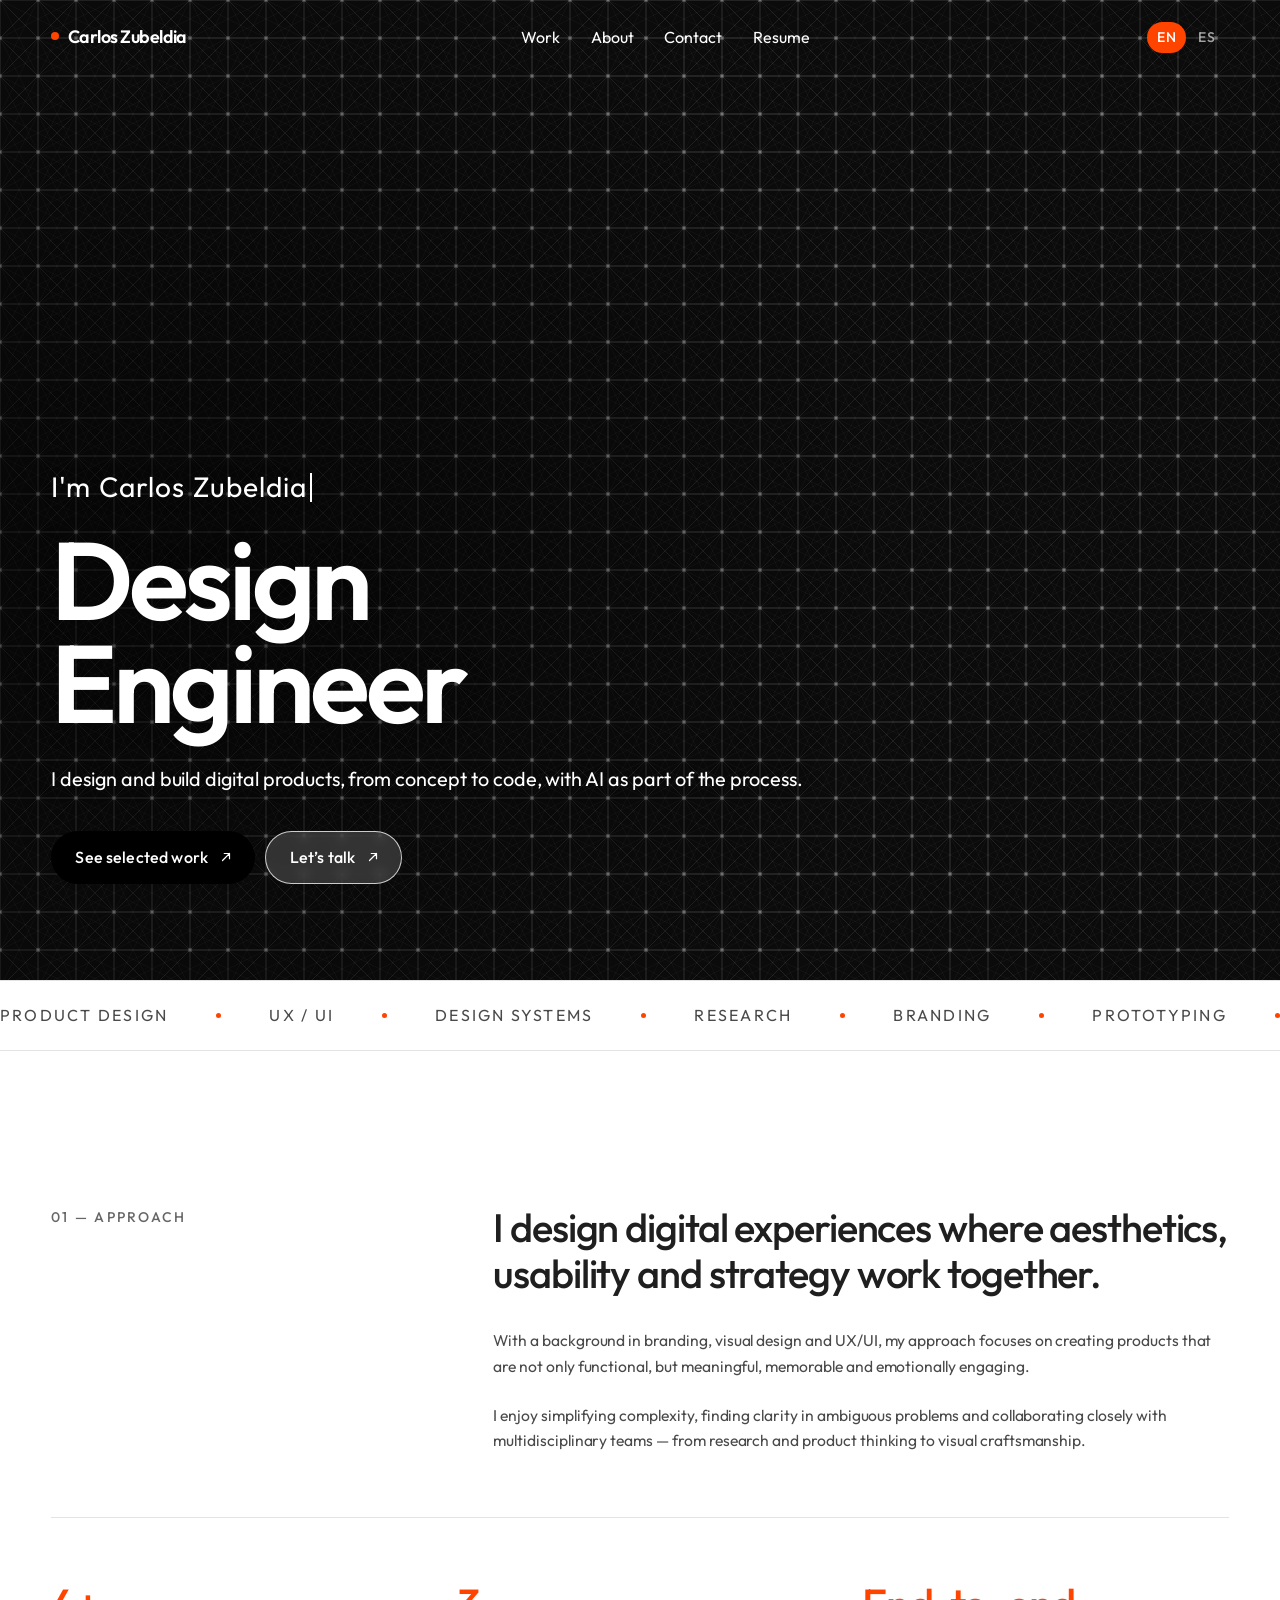
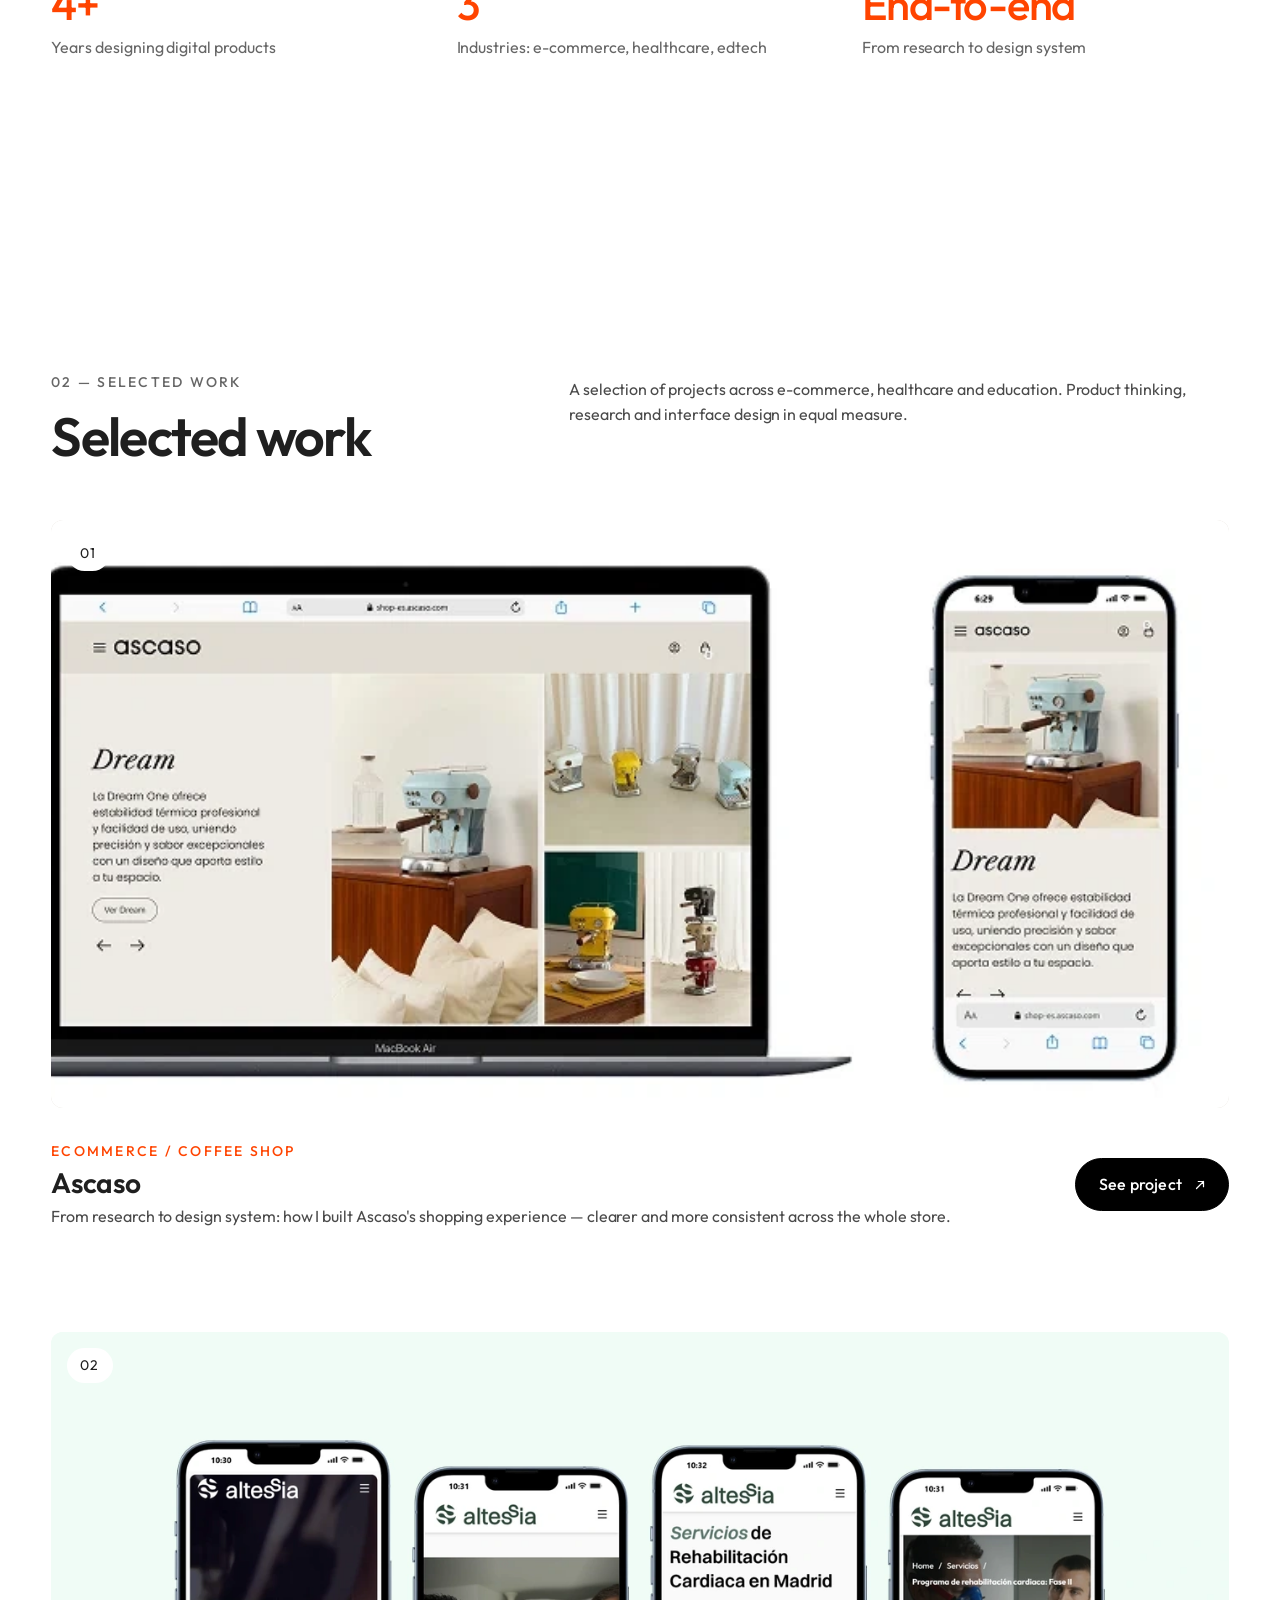
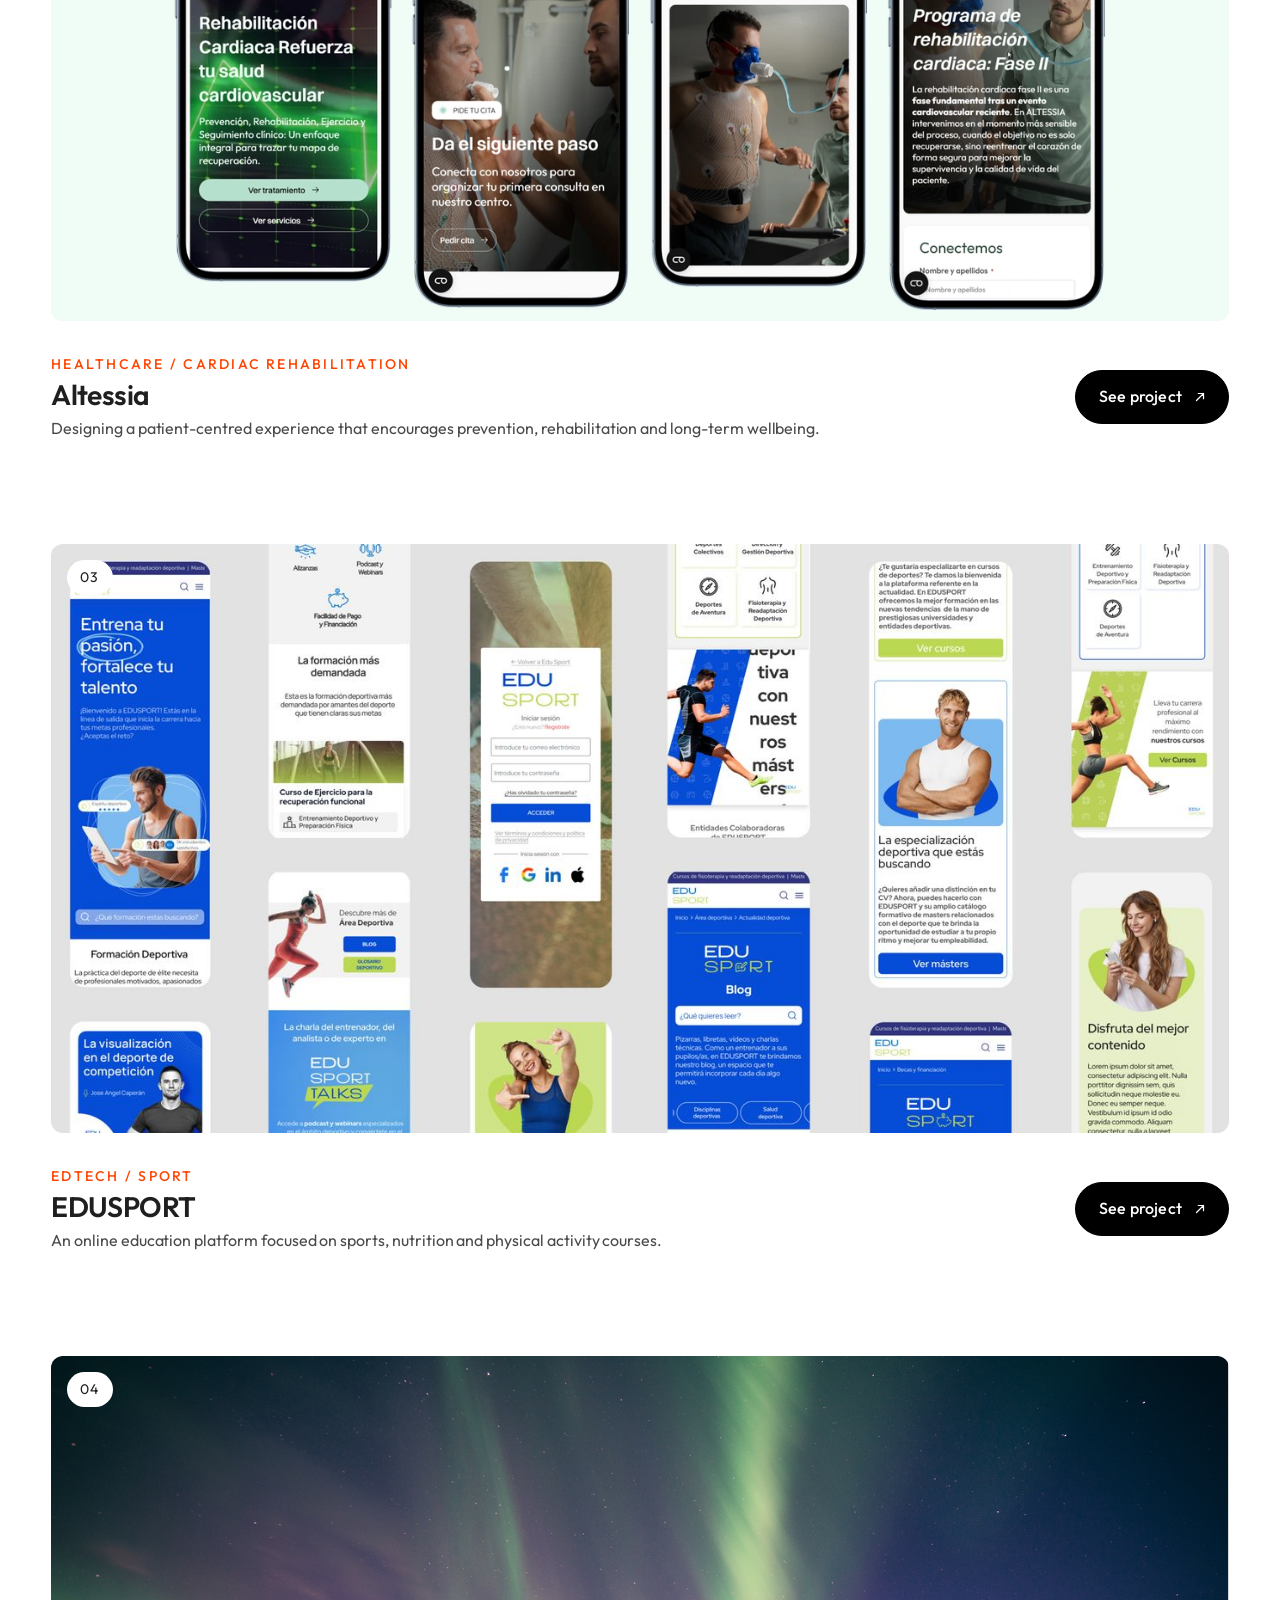
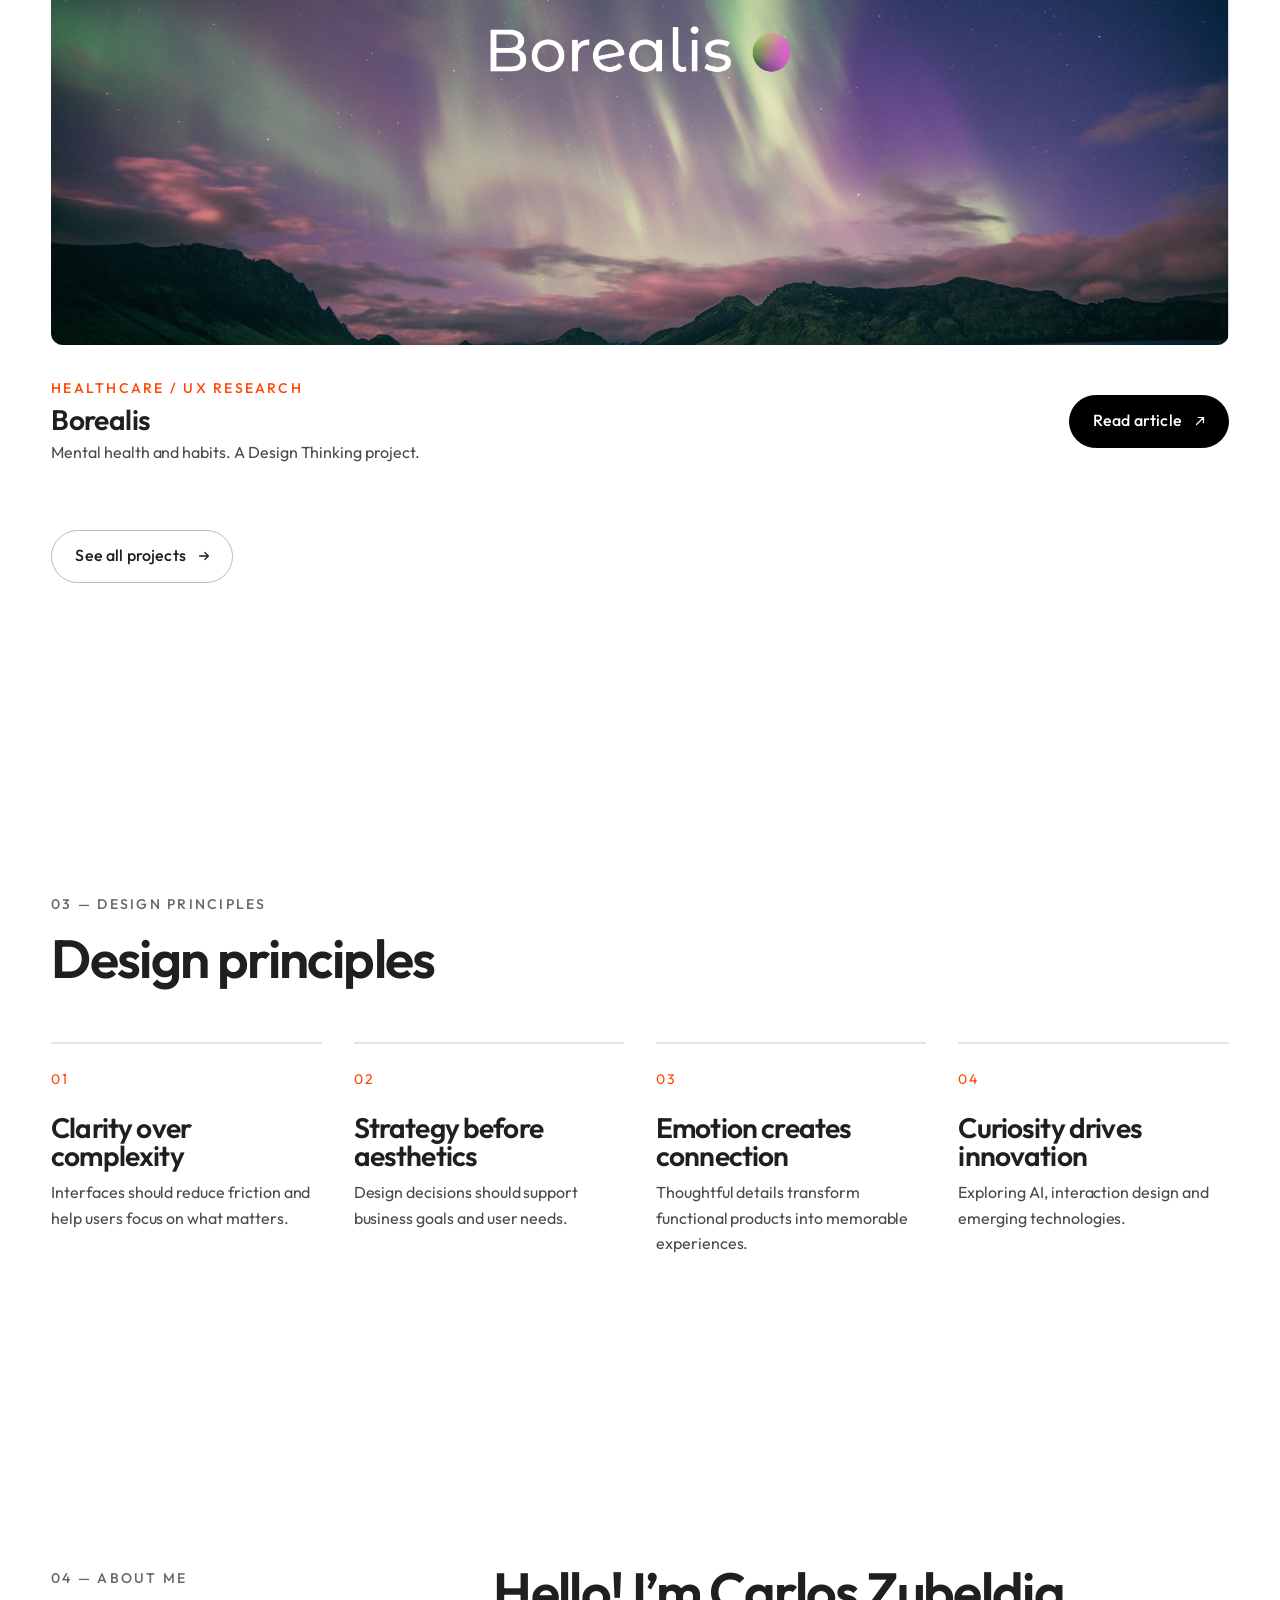
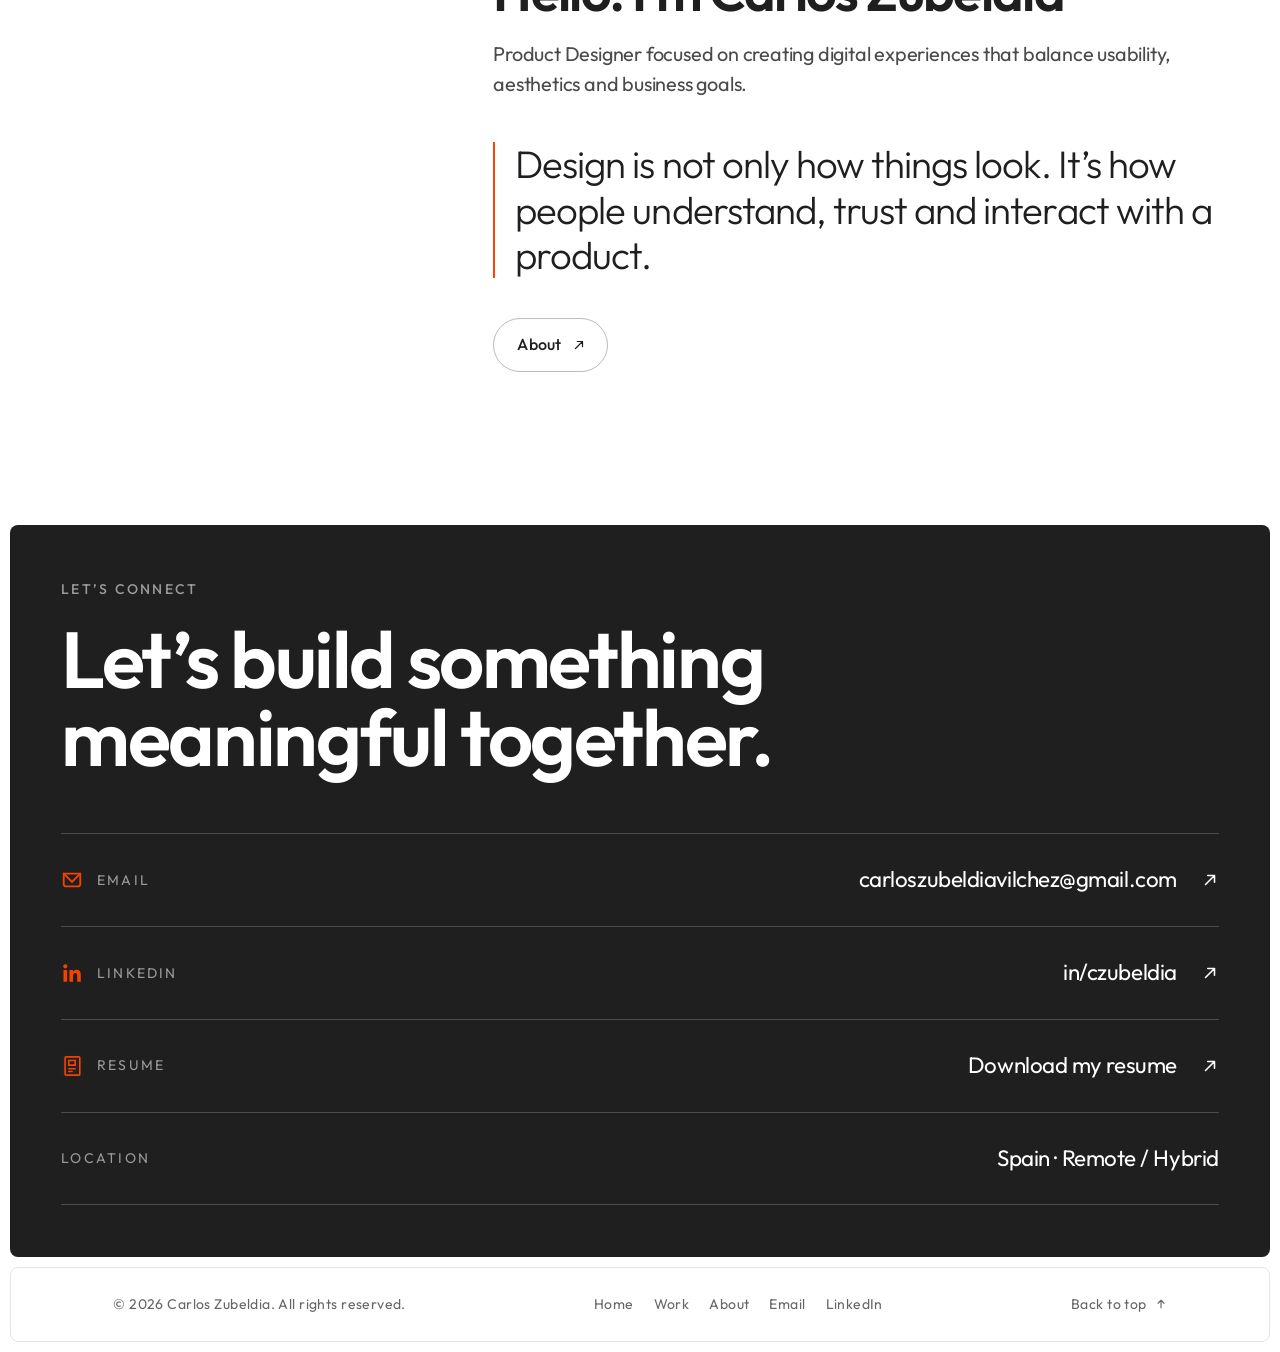
<file: index.html>
<!DOCTYPE html>
<html lang="en" data-title-en="Carlos Zubeldia — Product Designer" data-title-es="Carlos Zubeldia — Product Designer">
<head>
  <meta charset="utf-8">
  <meta name="viewport" content="width=device-width, initial-scale=1">
  <title>Carlos Zubeldia — Product Designer</title>
  <meta name="description" content="Carlos Zubeldia is a Product Designer crafting meaningful digital experiences through aesthetics, usability and strategy." data-desc-en="Carlos Zubeldia is a Product Designer crafting meaningful digital experiences through aesthetics, usability and strategy." data-desc-es="Carlos Zubeldia es Product Designer y crea experiencias digitales con sentido combinando estética, usabilidad y estrategia.">
  <meta name="author" content="Carlos Zubeldia">
  <meta name="theme-color" content="#ffffff">

  <meta property="og:type" content="website">
  <meta property="og:title" content="Carlos Zubeldia — Product Designer">
  <meta property="og:description" content="Carlos Zubeldia is a Product Designer crafting meaningful digital experiences through aesthetics, usability and strategy.">
  <meta property="og:image" content="https://carloszubeldia.com/assets/img/b0e49830ba61dde2b18ffb885fe6a6a7c3e1c63d.png">
  <meta property="og:locale" content="en_GB">
  <meta property="og:locale:alternate" content="es_ES">
  <meta name="twitter:card" content="summary_large_image">
  <script type="application/ld+json">
  {
    "@context": "https://schema.org",
    "@graph": [
      {
        "@type": "Person",
        "@id": "https://carloszubeldia.com/#person",
        "name": "Carlos Zubeldia",
        "jobTitle": "Product Designer",
        "url": "https://carloszubeldia.com/",
        "image": "https://carloszubeldia.com/assets/img/b0e49830ba61dde2b18ffb885fe6a6a7c3e1c63d.png",
        "sameAs": ["https://www.linkedin.com/in/czubeldia"]
      },
      {
        "@type": "WebSite",
        "@id": "https://carloszubeldia.com/#website",
        "url": "https://carloszubeldia.com/",
        "name": "Carlos Zubeldia — Product Designer",
        "inLanguage": ["es", "en"],
        "publisher": { "@id": "https://carloszubeldia.com/#person" }
      }
    ]
  }
  </script>

  <link rel="canonical" href="https://carloszubeldia.com/">
  <link rel="icon" type="image/svg+xml" href="assets/img/d443d4ee85f48a1c8e4ca03e4f27583cf6b97daa.svg">
  <link rel="alternate icon" href="assets/img/favicon.png">
  <link rel="apple-touch-icon" href="assets/img/favicon.png">

  <link rel="preconnect" href="https://fonts.googleapis.com">
  <link rel="preconnect" href="https://fonts.gstatic.com" crossorigin>
  <link rel="preconnect" href="https://api.fontshare.com" crossorigin>
  <link href="https://fonts.googleapis.com/css2?family=Outfit:wght@300;400;500;600;700&family=Libre+Caslon+Text:ital,wght@0,400;0,700;1,400&family=Poppins:wght@300;400;500&display=swap" rel="stylesheet">
  <link href="https://api.fontshare.com/v2/css?f[]=clash-display@300,400,500,600&display=swap" rel="stylesheet">
  <!-- Sin cache: durante el desarrollo el navegador guardaba el HTML antiguo
       y seguia pidiendo el CSS viejo. -->
  <meta http-equiv="Cache-Control" content="no-cache, no-store, must-revalidate">
  <meta http-equiv="Pragma" content="no-cache">
  <meta http-equiv="Expires" content="0">
  <link rel="stylesheet" href="assets/css/styles.css?v=1792061507646">

  <script>
    /* Evita el flash: fija el idioma antes del primer pintado */
    (function () {
      try {
        document.documentElement.classList.add("js");
        var q = new URLSearchParams(location.search).get("lang");
        var l = q || localStorage.getItem("cz-lang") || (navigator.language || "en").slice(0, 2).toLowerCase();
        document.documentElement.lang = ["en", "es"].indexOf(l) > -1 ? l : "en";
      } catch (e) {}
    })();
  </script>
</head>
<script>(function(){try{if(sessionStorage.getItem("cz-preloader")){document.documentElement.className+=" preloader-skip";}else{sessionStorage.setItem("cz-preloader","1");}}catch(e){}})();</script>
<div class="preloader" data-preloader>
  <div class="preloader__inner">
    <p class="preloader__hello" data-preloader-hello>Bienvenido</p>
    <p class="preloader__name"><span class="preloader__who">Carlos Zubeldia</span> <span class="preloader__dot">&#183;</span> <span class="preloader__role">Product Designer</span></p>
    <p class="preloader__pct">[<span data-preloader-pct>000</span>]</p>
  </div>
  <div class="preloader__bar" aria-hidden="true"><span data-preloader-bar></span></div>
</div>

<a class="skip" href="#main"><span data-l="en">Skip to content</span><span data-l="es">Saltar al contenido</span></a>
<div class="progress" aria-hidden="true"></div>

<header class="header header--over-media">
  <div class="wrap header__inner">
    <a class="brand" href="index.html" aria-label="Carlos Zubeldia">
      <span class="brand__dot" aria-hidden="true"></span>
      <span>Carlos Zubeldia</span>
    </a>

    <nav class="nav nav--desktop" aria-label="Main">
      <a class="nav__link" href="work.html"><span data-l="en">Work</span><span data-l="es">Proyectos</span></a>
      <a class="nav__link" href="about.html"><span data-l="en">About</span><span data-l="es">Sobre mí</span></a>
      <a class="nav__link" href="index.html#contact"><span data-l="en">Contact</span><span data-l="es">Contacto</span></a>
          <a class="nav__link nav__link--cv" href="https://docs.google.com/document/d/1pbB3UorEtX21ZrDCN3POVL8Y2e_s21vY/edit" target="_blank" rel="noopener"><span data-l="en">Resume</span><span data-l="es">CV</span></a>
    </nav>

    <div class="header__tools">
      <div class="lang" role="group" aria-label="Language">
        <button class="lang__opt" type="button" data-lang="en" aria-pressed="true">EN</button>
        <button class="lang__opt" type="button" data-lang="es" aria-pressed="false">ES</button>
      </div>
      <button class="burger" type="button" aria-expanded="false" aria-controls="drawer" aria-label="Menu">
        <span></span><span></span>
      </button>
    </div>
  </div>
</header>

<div class="drawer" id="drawer" data-open="false" aria-hidden="true">
  <nav class="drawer__nav" aria-label="Mobile">
    <a class="drawer__link" href="work.html"><span data-l="en">Work</span><span data-l="es">Proyectos</span></a>
    <a class="drawer__link" href="about.html"><span data-l="en">About</span><span data-l="es">Sobre mí</span></a>
    <a class="drawer__link" href="index.html#contact"><span data-l="en">Contact</span><span data-l="es">Contacto</span></a>
    <a class="drawer__link" href="https://docs.google.com/document/d/1pbB3UorEtX21ZrDCN3POVL8Y2e_s21vY/edit" target="_blank" rel="noopener"><span data-l="en">Resume</span><span data-l="es">CV</span></a>
  </nav>
  <div class="drawer__foot">
    <a class="btn btn--ghost drawer__cta" href="mailto:carloszubeldiavilchez@gmail.com">
      <img class="drawer__icon" src="assets/img/icon-mail-negro.svg?v=720" width="24" height="24" alt="" aria-hidden="true"><span data-l="en">Email</span><span data-l="es">Email</span>
    </a>
    <a class="btn drawer__cta" href="https://www.linkedin.com/in/czubeldia" target="_blank" rel="noopener">
      <img class="drawer__icon" src="assets/img/icon-linkedin-blanco.svg?v=941" width="25" height="24" alt="" aria-hidden="true">LinkedIn
    </a>
  </div>
</div>

<main id="main">
  <section class="hero">
    <div class="hero__frame">
      <div class="hero__media" aria-hidden="true">
        <video autoplay muted loop playsinline preload="auto" poster="assets/img/hero-poster.jpg">
          <source src="assets/video/hero.mp4" type="video/mp4">
        </video>
      </div>
      <canvas class="hero__mesh" data-mesh aria-hidden="true"></canvas>
      <div class="hero__scrim" aria-hidden="true"></div>

      <div class="hero__inner">
        <p class="hero__greeting">
          <span data-typing data-type-en="I'm Carlos Zubeldia" data-type-es="Soy Carlos Zubeldia"><span data-l="en">I'm Carlos Zubeldia</span><span data-l="es">Soy Carlos Zubeldia</span></span><span class="typing__caret" aria-hidden="true"></span>
        </p>
        <h1 class="hero__role"><span data-l="en">Design
Engineer</span><span data-l="es">Design
Engineer</span></h1>
        <p class="hero__claim"><span data-l="en">I design and build digital products, from concept to code, with AI as part of the process.</span><span data-l="es">Diseño y construyo productos digitales, del concepto al código, con IA como parte del proceso.</span></p>
        <div class="hero__actions">
          <a class="btn" href="#work"><span data-l="en">See selected work</span><span data-l="es">Ver proyectos</span><svg viewBox="0 0 16 16" fill="none" aria-hidden="true"><path d="M4 12L12 4M12 4H6M12 4v6" stroke="currentColor" stroke-width="1.4" stroke-linecap="round" stroke-linejoin="round"/></svg></a>
          <a class="btn btn--ghost" href="#contact"><span data-l="en">Let’s talk</span><span data-l="es">Hablemos</span><svg viewBox="0 0 16 16" fill="none" aria-hidden="true"><path d="M4 12L12 4M12 4H6M12 4v6" stroke="currentColor" stroke-width="1.4" stroke-linecap="round" stroke-linejoin="round"/></svg></a>
        </div>
      </div>

    </div>
  </section>

  <div class="marquee" aria-hidden="true">
    <div class="marquee__track">
        <span class="marquee__item"><span data-l="en">Product design</span><span data-l="es">Diseño de producto</span></span>
        <span class="marquee__item"><span data-l="en">UX / UI</span><span data-l="es">UX / UI</span></span>
        <span class="marquee__item"><span data-l="en">Design systems</span><span data-l="es">Sistemas de diseño</span></span>
        <span class="marquee__item"><span data-l="en">Research</span><span data-l="es">Investigación</span></span>
        <span class="marquee__item"><span data-l="en">Branding</span><span data-l="es">Branding</span></span>
        <span class="marquee__item"><span data-l="en">Prototyping</span><span data-l="es">Prototipado</span></span>
        <span class="marquee__item"><span data-l="en">E-commerce</span><span data-l="es">E-commerce</span></span>
        <span class="marquee__item"><span data-l="en">Healthcare</span><span data-l="es">Salud</span></span>
        <span class="marquee__item"><span data-l="en">Consulting</span><span data-l="es">Consultoría</span></span>
        <span class="marquee__item"><span data-l="en">Accessibility</span><span data-l="es">Accesibilidad</span></span>
        <span class="marquee__item"><span data-l="en">Conversation design</span><span data-l="es">Conversation design</span></span>
        <span class="marquee__item"><span data-l="en">Product design</span><span data-l="es">Diseño de producto</span></span>
        <span class="marquee__item"><span data-l="en">UX / UI</span><span data-l="es">UX / UI</span></span>
        <span class="marquee__item"><span data-l="en">Design systems</span><span data-l="es">Sistemas de diseño</span></span>
        <span class="marquee__item"><span data-l="en">Research</span><span data-l="es">Investigación</span></span>
        <span class="marquee__item"><span data-l="en">Branding</span><span data-l="es">Branding</span></span>
        <span class="marquee__item"><span data-l="en">Prototyping</span><span data-l="es">Prototipado</span></span>
        <span class="marquee__item"><span data-l="en">E-commerce</span><span data-l="es">E-commerce</span></span>
        <span class="marquee__item"><span data-l="en">Healthcare</span><span data-l="es">Salud</span></span>
        <span class="marquee__item"><span data-l="en">Consulting</span><span data-l="es">Consultoría</span></span>
        <span class="marquee__item"><span data-l="en">Accessibility</span><span data-l="es">Accesibilidad</span></span>
        <span class="marquee__item"><span data-l="en">Conversation design</span><span data-l="es">Conversation design</span></span>
    </div>
  </div>

  <section class="section wrap" id="approach">
    <div class="grid grid--sidebar">
      <div class="reveal">
        <span class="eyebrow"><span data-l="en">01 — Approach</span><span data-l="es">01 — Enfoque</span></span>
      </div>
      <div class="reveal" style="--delay:.08s">
        <h2 class="approach__statement"><span data-l="en">I design digital experiences where aesthetics, usability and strategy work together.</span><span data-l="es">Diseño experiencias digitales donde estética, usabilidad y estrategia trabajan juntas.</span></h2>
        <div class="approach__body" style="margin-top:2rem">
          <p><span data-l="en">With a background in branding, visual design and UX/UI, my approach focuses on creating products that are not only functional, but meaningful, memorable and emotionally engaging.</span><span data-l="es">Con una base en branding, diseño visual y UX/UI, mi enfoque se centra en crear productos que no solo funcionan, sino que resultan significativos, memorables y emocionalmente relevantes.</span></p>
          <p><span data-l="en">I enjoy simplifying complexity, finding clarity in ambiguous problems and collaborating closely with multidisciplinary teams — from research and product thinking to visual craftsmanship.</span><span data-l="es">Disfruto simplificando la complejidad, encontrando claridad en problemas ambiguos y colaborando de cerca con equipos multidisciplinares — desde la investigación y el pensamiento de producto hasta el detalle visual.</span></p>
        </div>
      </div>
    </div>

    <div class="stats reveal">
      <div class="stat">
        <div class="stat__value"><span data-l="en">4+</span><span data-l="es">4+</span></div>
        <div class="stat__label"><span data-l="en">Years designing digital products</span><span data-l="es">Años diseñando productos digitales</span></div>
      </div>
      <div class="stat">
        <div class="stat__value"><span data-l="en">3</span><span data-l="es">3</span></div>
        <div class="stat__label"><span data-l="en">Industries: e-commerce, healthcare, edtech</span><span data-l="es">Sectores: e-commerce, salud, edtech</span></div>
      </div>
      <div class="stat">
        <div class="stat__value"><span data-l="en">End-to-end</span><span data-l="es">End-to-end</span></div>
        <div class="stat__label"><span data-l="en">From research to design system</span><span data-l="es">De la investigación al sistema de diseño</span></div>
      </div>
    </div>
  </section>

  <section class="section section--line" id="work">
    <div class="wrap">
      <div class="section-head">
        <div class="reveal">
          <span class="eyebrow"><span data-l="en">02 — Selected work</span><span data-l="es">02 — Proyectos seleccionados</span></span>
          <h2 class="section-head__title"><span data-l="en">Selected work</span><span data-l="es">Proyectos seleccionados</span></h2>
        </div>
        <p class="section-head__aside reveal" style="--delay:.08s"><span data-l="en">A selection of projects across e-commerce, healthcare and education. Product thinking, research and interface design in equal measure.</span><span data-l="es">Una selección de proyectos de e-commerce, salud y educación. Pensamiento de producto, investigación y diseño de interfaz a partes iguales.</span></p>
      </div>

      <div class="work-list">
        <article class="project-card reveal project-card--mockup" data-category="ecommerce">
          <a class="project-card__media" href="ascaso.html" aria-label="Ascaso" style="background:#E0DAD1">
            <span class="project-card__badge">01</span>
            <video class="project-card__video" src="assets/video/ascaso-card.mp4" poster="assets/img/ascaso-card-transp.webp" autoplay muted playsinline preload="metadata" aria-hidden="true"></video>
          </a>
          <div class="project-card__body">
            <div class="project-card__meta">
              <span class="project-card__cat"><span data-l="en">Ecommerce / Coffee shop</span><span data-l="es">Ecommerce / Coffee shop</span></span>
              <h3 class="project-card__title">Ascaso</h3>
              <p class="project-card__desc"><span data-l="en">From research to design system: how I built Ascaso's shopping experience — clearer and more consistent across the whole store.</span><span data-l="es">De la investigación al sistema de diseño: así construí la experiencia de compra de Ascaso, más clara y coherente en todo el e-commerce.</span></p>
            </div>
            <a class="btn project-card__cta" href="ascaso.html">
              <span data-l="en">See project</span><span data-l="es">Ver proyecto</span><svg viewBox="0 0 16 16" fill="none" aria-hidden="true"><path d="M4 12L12 4M12 4H6M12 4v6" stroke="currentColor" stroke-width="1.4" stroke-linecap="round" stroke-linejoin="round"/></svg>
            </a>
          </div>
        </article>
        <article class="project-card reveal project-card--mockup" data-category="healthcare">
          <a class="project-card__media" href="altessia.html" aria-label="Altessia" style="background:#F1FCF7">
            <span class="project-card__badge">02</span>
            <img src="assets/img/altessia-card.webp?v=115430" width="1402" height="819" alt="Altessia — Healthcare / Cardiac rehabilitation" loading="lazy" decoding="async">
          </a>
          <div class="project-card__body">
            <div class="project-card__meta">
              <span class="project-card__cat"><span data-l="en">Healthcare / Cardiac rehabilitation</span><span data-l="es">Salud / Rehabilitación cardíaca</span></span>
              <h3 class="project-card__title">Altessia</h3>
              <p class="project-card__desc"><span data-l="en">Designing a patient-centred experience that encourages prevention, rehabilitation and long-term wellbeing.</span><span data-l="es">Diseñando una experiencia centrada en el paciente que fomente la prevención, la rehabilitación y el bienestar a largo plazo.</span></p>
            </div>
            <a class="btn project-card__cta" href="altessia.html">
              <span data-l="en">See project</span><span data-l="es">Ver proyecto</span><svg viewBox="0 0 16 16" fill="none" aria-hidden="true"><path d="M4 12L12 4M12 4H6M12 4v6" stroke="currentColor" stroke-width="1.4" stroke-linecap="round" stroke-linejoin="round"/></svg>
            </a>
          </div>
        </article>
        <article class="project-card reveal project-card--upper" data-category="edtech">
          <a class="project-card__media" href="edusport.html" aria-label="Edusport">
            <span class="project-card__badge">03</span>
            <video class="project-card__video" src="assets/video/edusport-card.mp4" poster="assets/img/5792c3da24ad688c3098b0acf64b8bfd28c8e6a9.png" autoplay muted playsinline preload="metadata" aria-hidden="true"></video>
          </a>
          <div class="project-card__body">
            <div class="project-card__meta">
              <span class="project-card__cat"><span data-l="en">Edtech / Sport</span><span data-l="es">Edtech / Deporte</span></span>
              <h3 class="project-card__title">Edusport</h3>
              <p class="project-card__desc"><span data-l="en">An online education platform focused on sports, nutrition and physical activity courses.</span><span data-l="es">Una plataforma de formación online centrada en cursos de deporte, nutrición y actividad física.</span></p>
            </div>
            <a class="btn project-card__cta" href="edusport.html">
              <span data-l="en">See project</span><span data-l="es">Ver proyecto</span><svg viewBox="0 0 16 16" fill="none" aria-hidden="true"><path d="M4 12L12 4M12 4H6M12 4v6" stroke="currentColor" stroke-width="1.4" stroke-linecap="round" stroke-linejoin="round"/></svg>
            </a>
          </div>
        </article>
        <article class="project-card reveal project-card--logo" data-category="healthcare">
          <a class="project-card__media" href="https://medium.com/@carloszubeldia/borealis-salud-mental-y-h%C3%A1bitos-un-proyecto-design-thinking-5b687db04f18" target="_blank" rel="noopener" aria-label="Borealis">
            <span class="project-card__badge">04</span>
            <img src="assets/img/7124e9d70acea982ff65a749a0500a0975fd7405.png?v=1680591" width="1430" height="954" alt="Borealis — Healthcare / UX research" loading="lazy" decoding="async">
              <img class="project-card__logo" src="assets/img/borealis-logo.webp?v=58666" width="1955" height="449" alt="" loading="lazy" decoding="async">
          </a>
          <div class="project-card__body">
            <div class="project-card__meta">
              <span class="project-card__cat"><span data-l="en">Healthcare / UX research</span><span data-l="es">Salud / Investigación UX</span></span>
              <h3 class="project-card__title">Borealis</h3>
              <p class="project-card__desc"><span data-l="en">Mental health and habits. A Design Thinking project.</span><span data-l="es">Salud mental y hábitos. Un proyecto de Design Thinking.</span></p>
            </div>
            <a class="btn project-card__cta" href="https://medium.com/@carloszubeldia/borealis-salud-mental-y-h%C3%A1bitos-un-proyecto-design-thinking-5b687db04f18" target="_blank" rel="noopener">
              <span data-l="en">Read article</span><span data-l="es">Leer artículo</span><svg viewBox="0 0 16 16" fill="none" aria-hidden="true"><path d="M4 12L12 4M12 4H6M12 4v6" stroke="currentColor" stroke-width="1.4" stroke-linecap="round" stroke-linejoin="round"/></svg>
            </a>
          </div>
        </article>
      </div>

      <div class="reveal" style="margin-top:clamp(2.5rem,5vw,4rem)">
        <a class="btn btn--ghost" href="work.html">
          <span data-l="en">See all projects</span><span data-l="es">Ver todos los proyectos</span><svg viewBox="0 0 16 16" fill="none" aria-hidden="true"><path d="M3 8h10M9 4l4 4-4 4" stroke="currentColor" stroke-width="1.5" stroke-linecap="round" stroke-linejoin="round"/></svg>
        </a>
      </div>
    </div>
  </section>

  <section class="section section--line">
    <div class="wrap">
      <div class="section-head">
        <div class="reveal">
          <span class="eyebrow"><span data-l="en">03 — Design principles</span><span data-l="es">03 — Principios de diseño</span></span>
          <h2 class="section-head__title"><span data-l="en">Design principles</span><span data-l="es">Principios de diseño</span></h2>
        </div>
      </div>

      <div class="principles">
        <article class="principle reveal">
          <span class="principle__num">01</span>
          <h3 class="principle__title"><span data-l="en">Clarity over complexity</span><span data-l="es">Claridad sobre complejidad</span></h3>
          <p class="principle__text"><span data-l="en">Interfaces should reduce friction and help users focus on what matters.</span><span data-l="es">Las interfaces deben reducir la fricción y ayudar al usuario a centrarse en lo importante.</span></p>
        </article>
        <article class="principle reveal" style="--delay:0.6s">
          <span class="principle__num">02</span>
          <h3 class="principle__title"><span data-l="en">Strategy before aesthetics</span><span data-l="es">Estrategia antes que estética</span></h3>
          <p class="principle__text"><span data-l="en">Design decisions should support business goals and user needs.</span><span data-l="es">Las decisiones de diseño deben apoyar los objetivos de negocio y las necesidades del usuario.</span></p>
        </article>
        <article class="principle reveal" style="--delay:0.12s">
          <span class="principle__num">03</span>
          <h3 class="principle__title"><span data-l="en">Emotion creates connection</span><span data-l="es">La emoción crea conexión</span></h3>
          <p class="principle__text"><span data-l="en">Thoughtful details transform functional products into memorable experiences.</span><span data-l="es">Los detalles cuidados transforman productos funcionales en experiencias memorables.</span></p>
        </article>
        <article class="principle reveal" style="--delay:0.18s">
          <span class="principle__num">04</span>
          <h3 class="principle__title"><span data-l="en">Curiosity drives innovation</span><span data-l="es">La curiosidad impulsa la innovación</span></h3>
          <p class="principle__text"><span data-l="en">Exploring AI, interaction design and emerging technologies.</span><span data-l="es">Explorando IA, diseño de interacción y tecnologías emergentes.</span></p>
        </article>
      </div>
    </div>
  </section>

  <section class="section section--line" id="about">
    <div class="wrap">
      <div class="grid grid--sidebar">
        <div class="reveal">
          <span class="eyebrow"><span data-l="en">04 — About me</span><span data-l="es">04 — Sobre mí</span></span>
        </div>
        <div class="reveal" style="--delay:.08s">
          <h2 class="h2" style="max-width:20ch"><span data-l="en">Hello! I’m Carlos Zubeldia</span><span data-l="es">¡Hola! Soy Carlos Zubeldia</span></h2>
          <p class="lead" style="margin-top:1.25rem"><span data-l="en">Product Designer focused on creating digital experiences that balance usability, aesthetics and business goals.</span><span data-l="es">Product Designer centrado en crear experiencias digitales que equilibran usabilidad, estética y objetivos de negocio.</span></p>
          <blockquote class="quote" style="margin-top:clamp(1.75rem,4vw,2.75rem)"><span data-l="en">Design is not only how things look. It’s how people understand, trust and interact with a product.</span><span data-l="es">El diseño no es solo cómo se ven las cosas. Es cómo las personas entienden, confían e interactúan con un producto.</span></blockquote>
          <p style="margin-top:clamp(1.75rem,4vw,2.5rem)">
            <a class="btn btn--ghost" href="about.html"><span data-l="en">About</span><span data-l="es">Sobre mí</span><svg viewBox="0 0 16 16" fill="none" aria-hidden="true"><path d="M4 12L12 4M12 4H6M12 4v6" stroke="currentColor" stroke-width="1.4" stroke-linecap="round" stroke-linejoin="round"/></svg></a>
          </p>
        </div>
      </div>
    </div>
  </section>

    <section class="section contact" id="contact">
      <div class="wrap">
        <span class="eyebrow"><span data-l="en">Let’s connect</span><span data-l="es">Conectemos</span></span>
        <h2 class="contact__title" style="margin-top:1.25rem"><span data-l="en">Let’s build something meaningful together.</span><span data-l="es">Construyamos algo juntos.</span></h2>
        <div class="contact__list">
          <a class="contact__row" href="mailto:carloszubeldiavilchez@gmail.com">
            <span class="contact__row-head">
              <img class="contact__icon" src="assets/img/441e7367733d9fe3d2a83f7b23e375a9157b8b6a.svg" alt="" width="22" height="22">
              <span class="contact__row-label"><span data-l="en">Email</span><span data-l="es">Email</span></span>
            </span>
            <span class="contact__row-value">carloszubeldiavilchez@gmail.com</span>
            <svg viewBox="0 0 16 16" fill="none" aria-hidden="true"><path d="M4 12L12 4M12 4H6M12 4v6" stroke="currentColor" stroke-width="1.4" stroke-linecap="round" stroke-linejoin="round"/></svg>
          </a>
          <a class="contact__row" href="https://www.linkedin.com/in/czubeldia" target="_blank" rel="noopener">
            <span class="contact__row-head">
              <img class="contact__icon" src="assets/img/acd04169f24873ed6042027e243218298533ce65.svg" alt="" width="22" height="22">
              <span class="contact__row-label"><span data-l="en">LinkedIn</span><span data-l="es">LinkedIn</span></span>
            </span>
            <span class="contact__row-value">in/czubeldia</span>
            <svg viewBox="0 0 16 16" fill="none" aria-hidden="true"><path d="M4 12L12 4M12 4H6M12 4v6" stroke="currentColor" stroke-width="1.4" stroke-linecap="round" stroke-linejoin="round"/></svg>
          </a>
          <a class="contact__row" href="https://docs.google.com/document/d/1pbB3UorEtX21ZrDCN3POVL8Y2e_s21vY/edit" target="_blank" rel="noopener">
            <span class="contact__row-head">
              <img class="contact__icon" src="assets/img/d383121b44b6ba2fae1aae402c646df7bd2faff1.svg" alt="" width="22" height="22">
              <span class="contact__row-label"><span data-l="en">Resume</span><span data-l="es">CV</span></span>
            </span>
            <span class="contact__row-value"><span data-l="en">Download my resume</span><span data-l="es">Descargar mi CV</span></span>
            <svg viewBox="0 0 16 16" fill="none" aria-hidden="true"><path d="M4 12L12 4M12 4H6M12 4v6" stroke="currentColor" stroke-width="1.4" stroke-linecap="round" stroke-linejoin="round"/></svg>
          </a>
          <div class="contact__row">
            <span class="contact__row-head">
              <span class="contact__row-label"><span data-l="en">Location</span><span data-l="es">Ubicación</span></span>
            </span>
            <span class="contact__row-value"><span data-l="en">Spain · Remote / Hybrid</span><span data-l="es">España · Remoto / Híbrido</span></span>
          </div>
        </div>
      </div>

    </section>
</main>

  <footer class="footer">
    <div class="wrap footer__inner">
      <span>© 2026 Carlos Zubeldia. <span data-l="en">All rights reserved.</span><span data-l="es">Todos los derechos reservados.</span></span>
      <nav class="footer__links" aria-label="Footer">
        <a href="index.html">Home</a>
        <a href="work.html"><span data-l="en">Work</span><span data-l="es">Proyectos</span></a>
        <a href="about.html"><span data-l="en">About</span><span data-l="es">Sobre mí</span></a>
        <a href="mailto:carloszubeldiavilchez@gmail.com">Email</a>
        <a href="https://www.linkedin.com/in/czubeldia" target="_blank" rel="noopener">LinkedIn</a>
      </nav>
      <a class="to-top" href="#main">
        <span data-l="en">Back to top</span><span data-l="es">Volver arriba</span>
        <svg viewBox="0 0 16 16" fill="none" aria-hidden="true"><path d="M8 13V3M4 7l4-4 4 4" stroke="currentColor" stroke-width="1.5" stroke-linecap="round" stroke-linejoin="round"/></svg>
      </a>
    </div>
  </footer>
<script src="assets/js/app.js?v=1792061507646"></script>
</body>
</html>
</file>
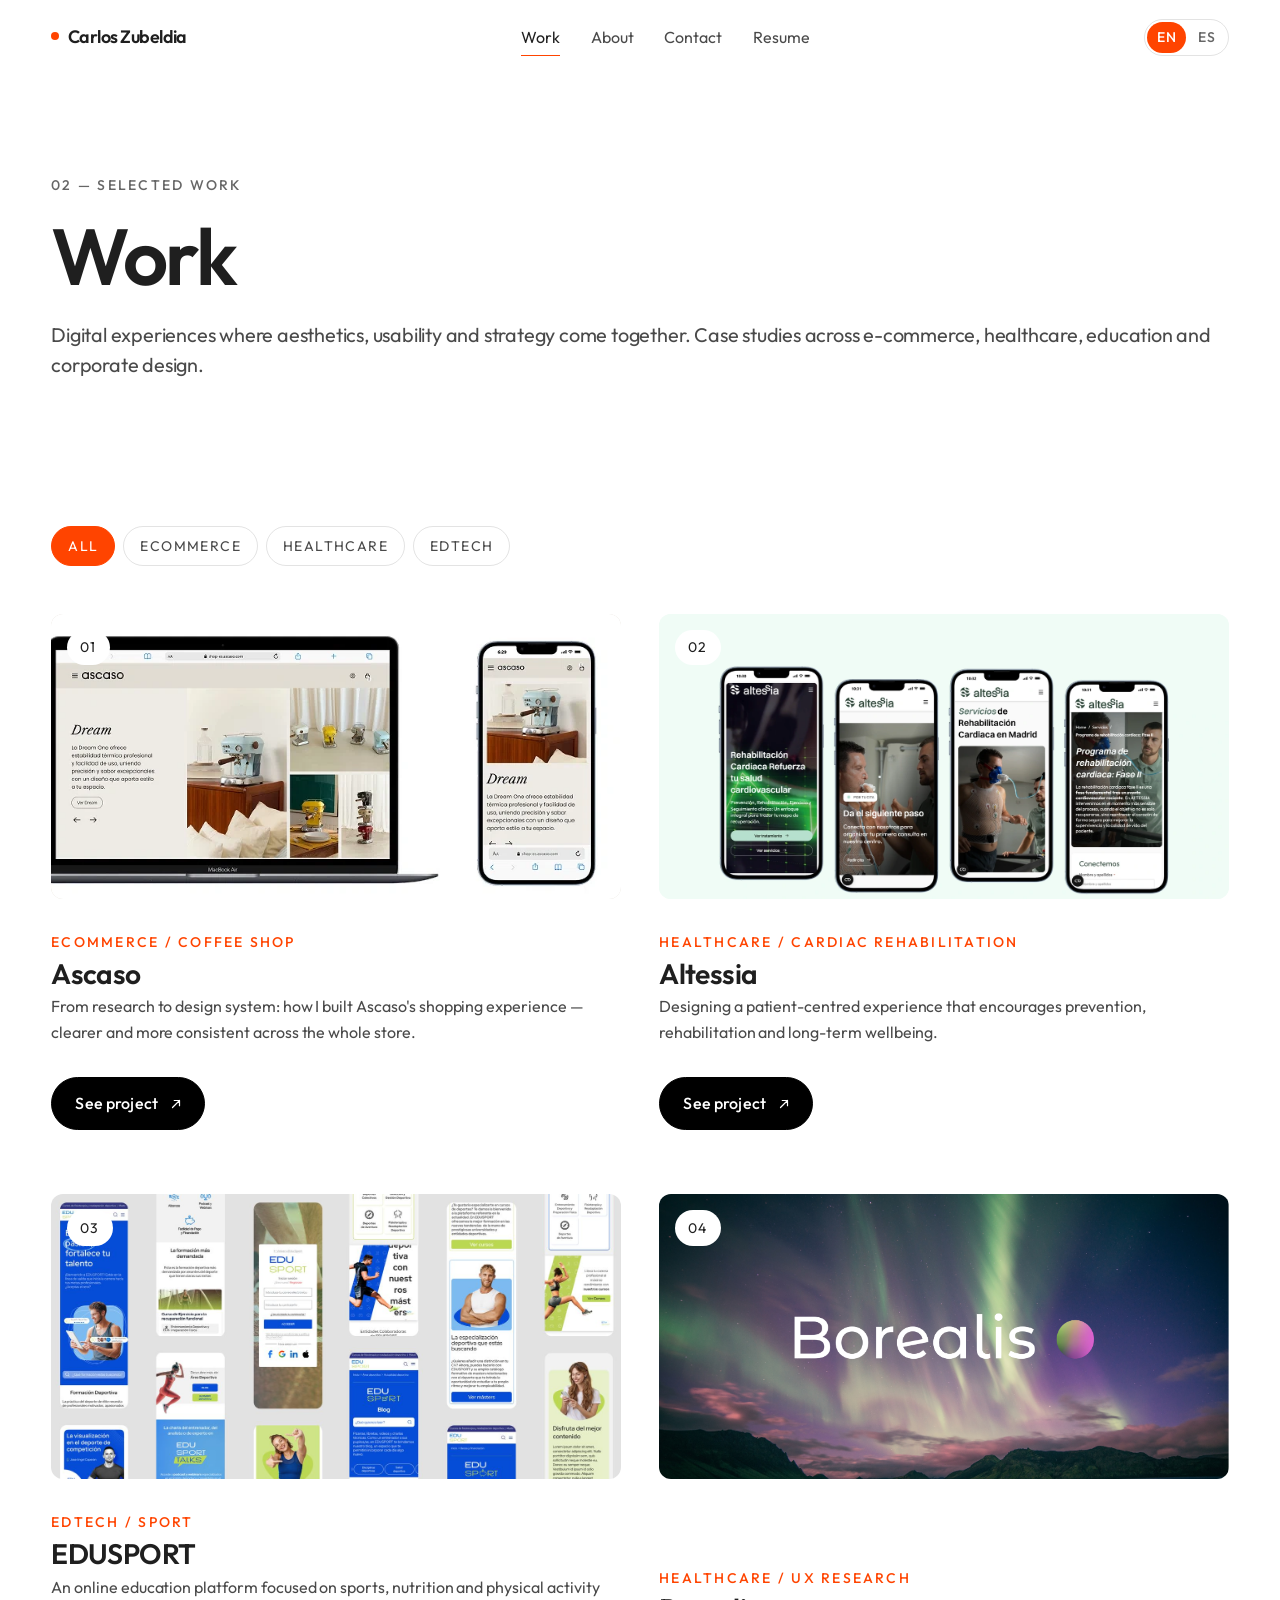
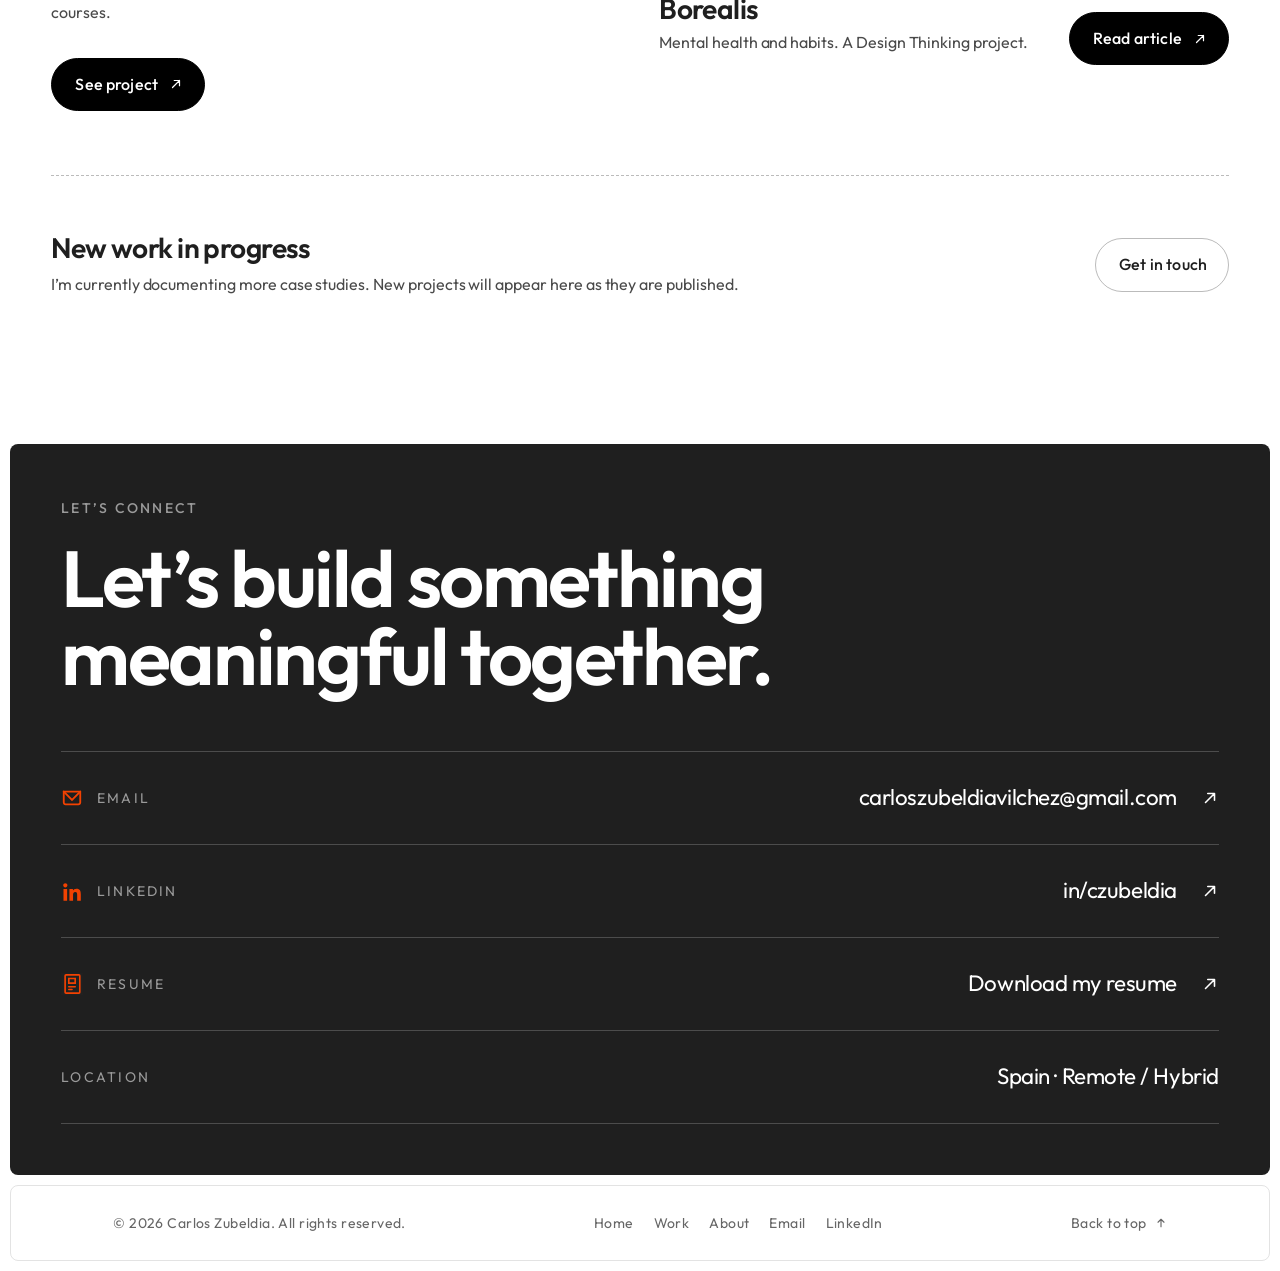
<file: project.html>
<!DOCTYPE html>
<html lang="en">
<head>
  <meta charset="utf-8">
  <title>Carlos Zubeldia</title>
  <meta name="robots" content="noindex">
  <meta http-equiv="refresh" content="0;url=work.html">
  <link rel="canonical" href="https://carloszubeldia.com/work.html">
  <script>
    /* Conserva los enlaces antiguos del tipo project.html?id=ascaso */
    (function () {
      var id = new URLSearchParams(location.search).get("id");
      var known = ["ascaso", "altessia", "edusport"];
      location.replace(known.indexOf(id) > -1 ? id + ".html" : "work.html");
    })();
  </script>
</head>
<body>
  <p><a href="work.html">Work</a></p>
</body>
</html>
</file>
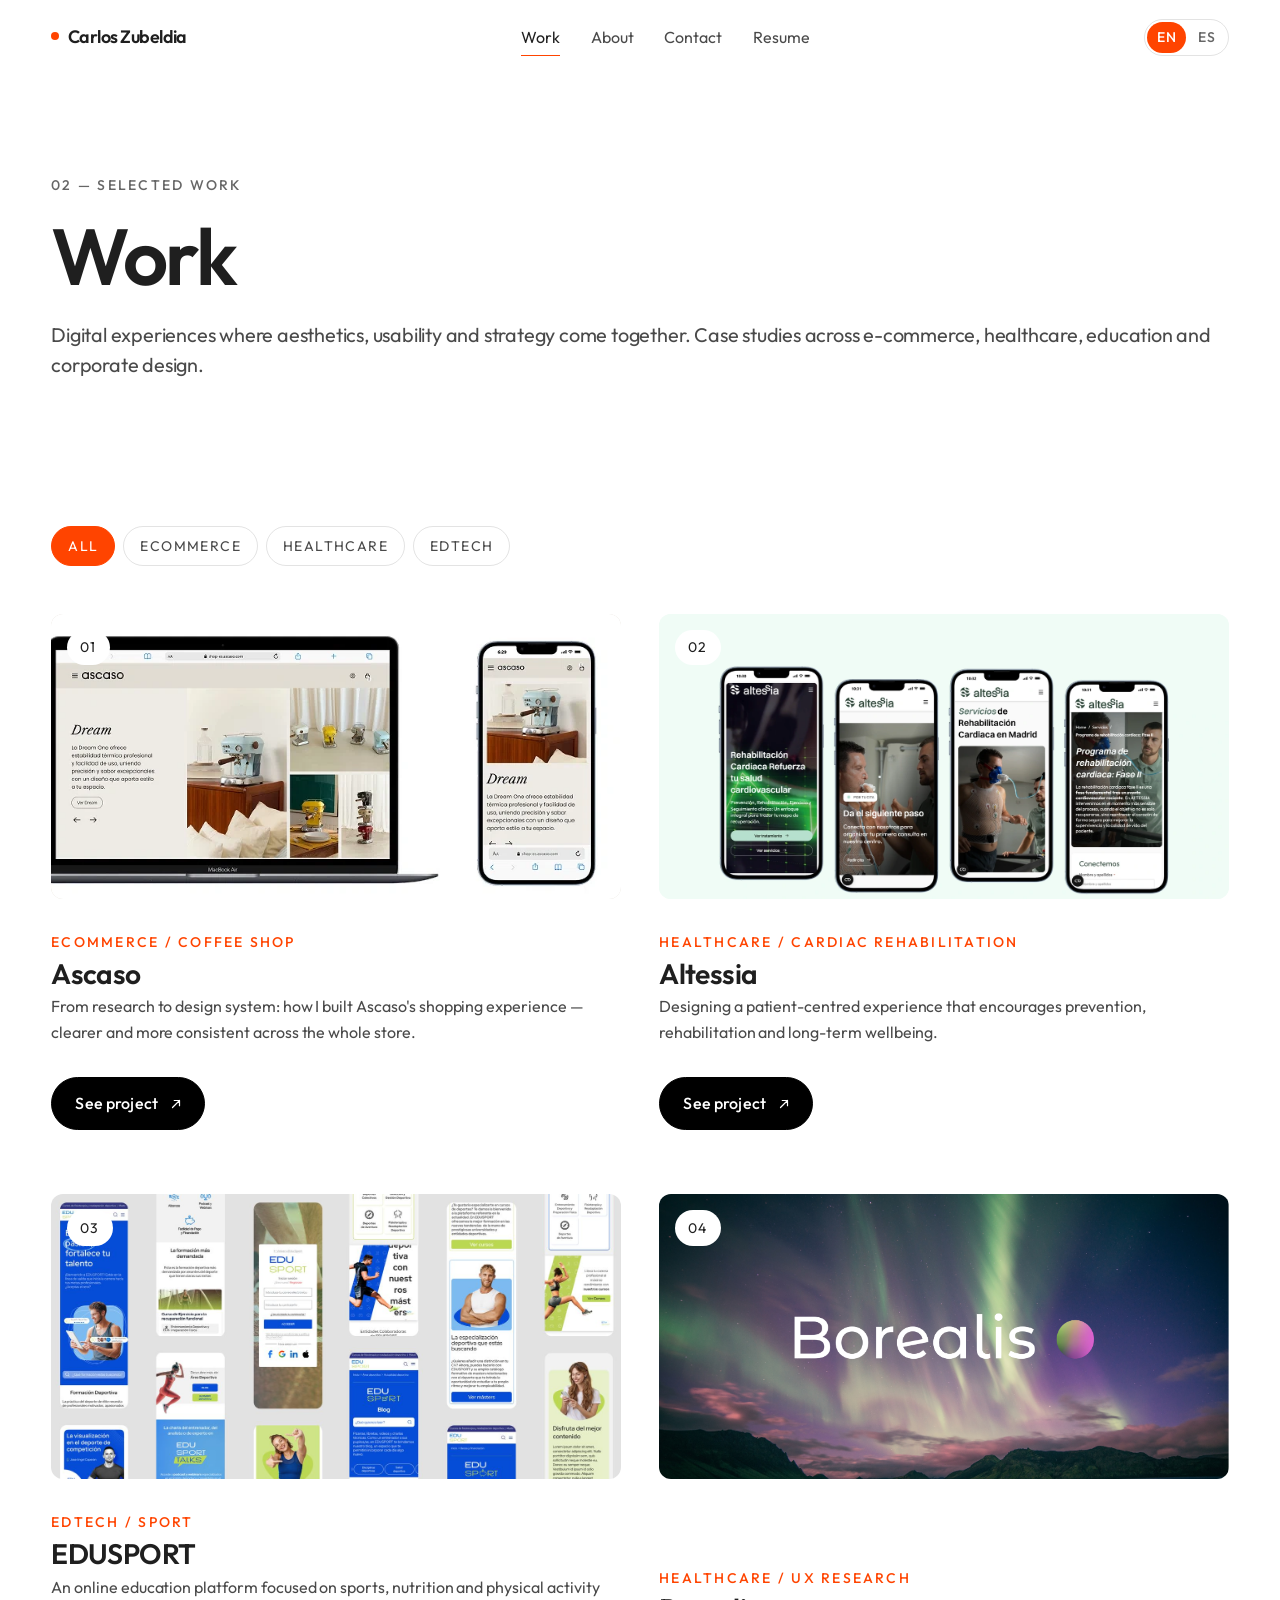
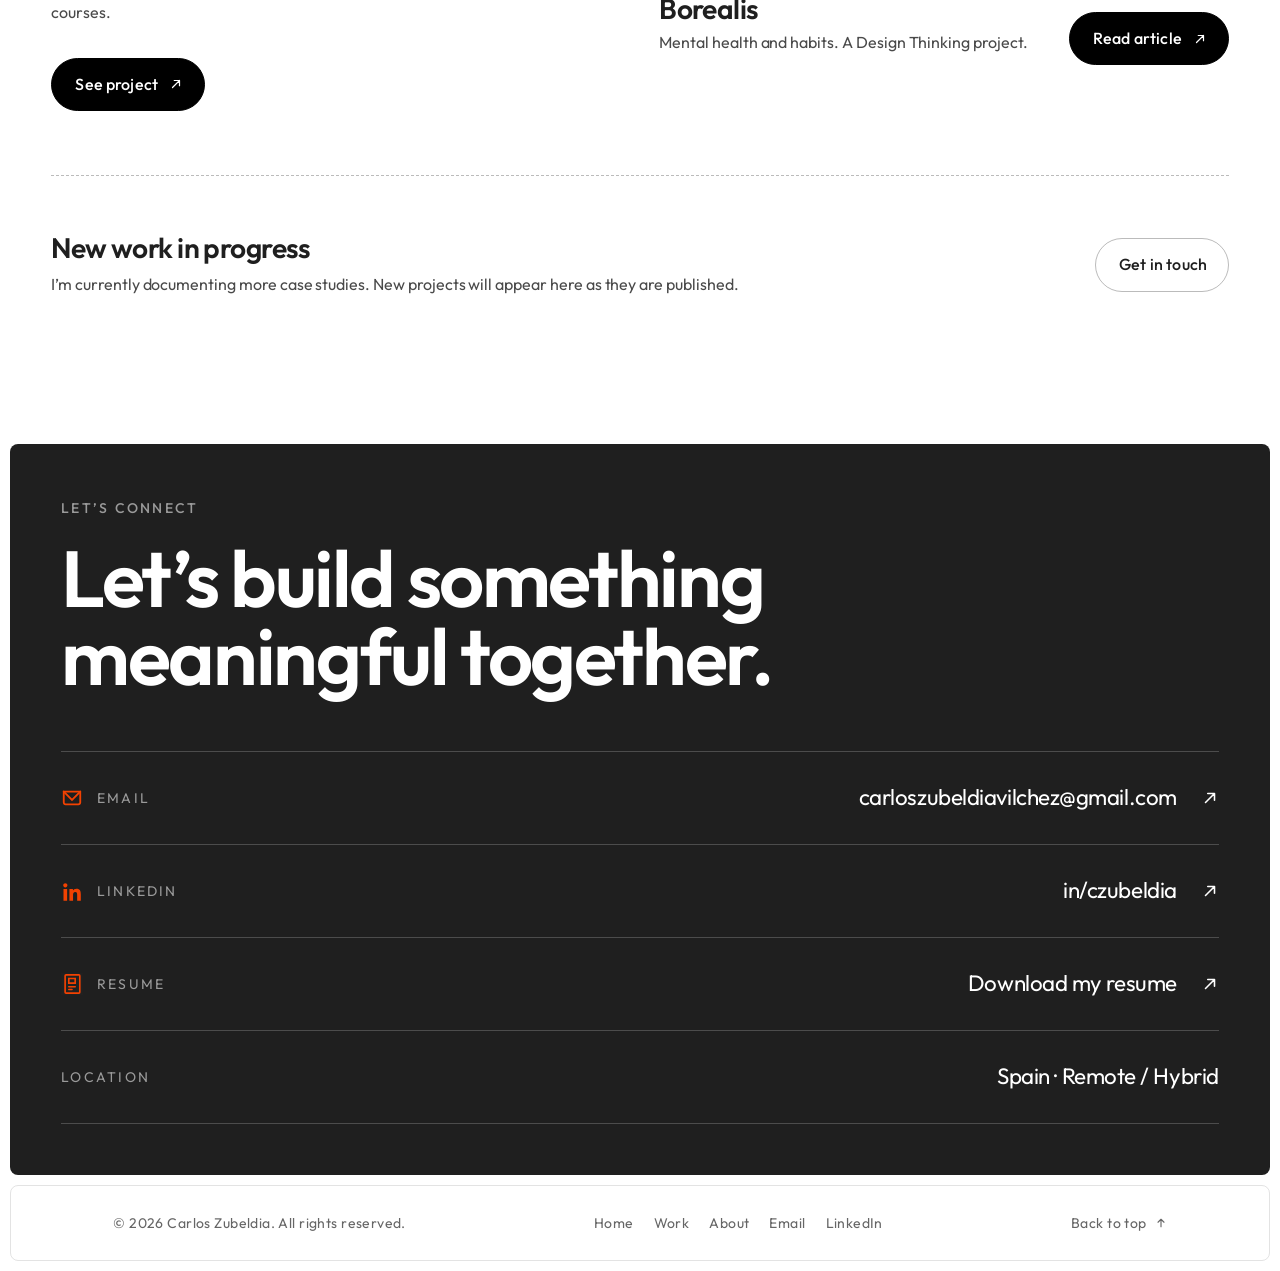
<file: work.html>
<!DOCTYPE html>
<html lang="en" data-title-en="Work — Carlos Zubeldia" data-title-es="Proyectos — Carlos Zubeldia">
<head>
  <meta charset="utf-8">
  <meta name="viewport" content="width=device-width, initial-scale=1">
  <title>Work — Carlos Zubeldia</title>
  <meta name="description" content="Selected product design case studies across e-commerce, healthcare, education and corporate." data-desc-en="Selected product design case studies across e-commerce, healthcare, education and corporate." data-desc-es="Casos de estudio de diseño de producto en e-commerce, salud, educación y corporativo.">
  <meta name="author" content="Carlos Zubeldia">
  <meta name="theme-color" content="#ffffff">

  <meta property="og:type" content="website">
  <meta property="og:title" content="Work — Carlos Zubeldia">
  <meta property="og:description" content="Selected product design case studies across e-commerce, healthcare, education and corporate.">
  <meta property="og:image" content="https://carloszubeldia.com/assets/img/ascaso-card-transp.webp">
  <meta property="og:locale" content="en_GB">
  <meta property="og:locale:alternate" content="es_ES">
  <meta name="twitter:card" content="summary_large_image">
  <script type="application/ld+json">
  {
    "@context": "https://schema.org",
    "@graph": [
      {
        "@type": "Person",
        "@id": "https://carloszubeldia.com/#person",
        "name": "Carlos Zubeldia",
        "jobTitle": "Product Designer",
        "url": "https://carloszubeldia.com/",
        "image": "https://carloszubeldia.com/assets/img/b0e49830ba61dde2b18ffb885fe6a6a7c3e1c63d.png",
        "sameAs": ["https://www.linkedin.com/in/czubeldia"]
      },
      {
        "@type": "WebSite",
        "@id": "https://carloszubeldia.com/#website",
        "url": "https://carloszubeldia.com/",
        "name": "Carlos Zubeldia — Product Designer",
        "inLanguage": ["es", "en"],
        "publisher": { "@id": "https://carloszubeldia.com/#person" }
      }
    ]
  }
  </script>

  <link rel="canonical" href="https://carloszubeldia.com/work.html">
  <link rel="icon" type="image/svg+xml" href="assets/img/d443d4ee85f48a1c8e4ca03e4f27583cf6b97daa.svg">
  <link rel="alternate icon" href="assets/img/favicon.png">
  <link rel="apple-touch-icon" href="assets/img/favicon.png">

  <link rel="preconnect" href="https://fonts.googleapis.com">
  <link rel="preconnect" href="https://fonts.gstatic.com" crossorigin>
  <link rel="preconnect" href="https://api.fontshare.com" crossorigin>
  <link href="https://fonts.googleapis.com/css2?family=Outfit:wght@300;400;500;600;700&family=Libre+Caslon+Text:ital,wght@0,400;0,700;1,400&family=Poppins:wght@300;400;500&display=swap" rel="stylesheet">
  <link href="https://api.fontshare.com/v2/css?f[]=clash-display@300,400,500,600&display=swap" rel="stylesheet">
  <!-- Sin cache: durante el desarrollo el navegador guardaba el HTML antiguo
       y seguia pidiendo el CSS viejo. -->
  <meta http-equiv="Cache-Control" content="no-cache, no-store, must-revalidate">
  <meta http-equiv="Pragma" content="no-cache">
  <meta http-equiv="Expires" content="0">
  <link rel="stylesheet" href="assets/css/styles.css?v=1792061507646">

  <script>
    /* Evita el flash: fija el idioma antes del primer pintado */
    (function () {
      try {
        document.documentElement.classList.add("js");
        var q = new URLSearchParams(location.search).get("lang");
        var l = q || localStorage.getItem("cz-lang") || (navigator.language || "en").slice(0, 2).toLowerCase();
        document.documentElement.lang = ["en", "es"].indexOf(l) > -1 ? l : "en";
      } catch (e) {}
    })();
  </script>
</head>
<script>(function(){try{if(sessionStorage.getItem("cz-preloader")){document.documentElement.className+=" preloader-skip";}else{sessionStorage.setItem("cz-preloader","1");}}catch(e){}})();</script>
<div class="preloader" data-preloader>
  <div class="preloader__inner">
    <p class="preloader__hello" data-preloader-hello>Bienvenido</p>
    <p class="preloader__name"><span class="preloader__who">Carlos Zubeldia</span> <span class="preloader__dot">&#183;</span> <span class="preloader__role">Product Designer</span></p>
    <p class="preloader__pct">[<span data-preloader-pct>000</span>]</p>
  </div>
  <div class="preloader__bar" aria-hidden="true"><span data-preloader-bar></span></div>
</div>

<a class="skip" href="#main"><span data-l="en">Skip to content</span><span data-l="es">Saltar al contenido</span></a>
<div class="progress" aria-hidden="true"></div>

<header class="header">
  <div class="wrap header__inner">
    <a class="brand" href="index.html" aria-label="Carlos Zubeldia">
      <span class="brand__dot" aria-hidden="true"></span>
      <span>Carlos Zubeldia</span>
    </a>

    <nav class="nav nav--desktop" aria-label="Main">
      <a class="nav__link" href="work.html" aria-current="page"><span data-l="en">Work</span><span data-l="es">Proyectos</span></a>
      <a class="nav__link" href="about.html"><span data-l="en">About</span><span data-l="es">Sobre mí</span></a>
      <a class="nav__link" href="index.html#contact"><span data-l="en">Contact</span><span data-l="es">Contacto</span></a>
          <a class="nav__link nav__link--cv" href="https://docs.google.com/document/d/1pbB3UorEtX21ZrDCN3POVL8Y2e_s21vY/edit" target="_blank" rel="noopener"><span data-l="en">Resume</span><span data-l="es">CV</span></a>
    </nav>

    <div class="header__tools">
      <div class="lang" role="group" aria-label="Language">
        <button class="lang__opt" type="button" data-lang="en" aria-pressed="true">EN</button>
        <button class="lang__opt" type="button" data-lang="es" aria-pressed="false">ES</button>
      </div>
      <button class="burger" type="button" aria-expanded="false" aria-controls="drawer" aria-label="Menu">
        <span></span><span></span>
      </button>
    </div>
  </div>
</header>

<div class="drawer" id="drawer" data-open="false" aria-hidden="true">
  <nav class="drawer__nav" aria-label="Mobile">
    <a class="drawer__link" href="work.html"><span data-l="en">Work</span><span data-l="es">Proyectos</span></a>
    <a class="drawer__link" href="about.html"><span data-l="en">About</span><span data-l="es">Sobre mí</span></a>
    <a class="drawer__link" href="index.html#contact"><span data-l="en">Contact</span><span data-l="es">Contacto</span></a>
    <a class="drawer__link" href="https://docs.google.com/document/d/1pbB3UorEtX21ZrDCN3POVL8Y2e_s21vY/edit" target="_blank" rel="noopener"><span data-l="en">Resume</span><span data-l="es">CV</span></a>
  </nav>
  <div class="drawer__foot">
    <a class="btn btn--ghost drawer__cta" href="mailto:carloszubeldiavilchez@gmail.com">
      <img class="drawer__icon" src="assets/img/icon-mail-negro.svg?v=720" width="24" height="24" alt="" aria-hidden="true"><span data-l="en">Email</span><span data-l="es">Email</span>
    </a>
    <a class="btn drawer__cta" href="https://www.linkedin.com/in/czubeldia" target="_blank" rel="noopener">
      <img class="drawer__icon" src="assets/img/icon-linkedin-blanco.svg?v=941" width="25" height="24" alt="" aria-hidden="true">LinkedIn
    </a>
  </div>
</div>

<main id="main">
  <section class="project-hero wrap">
    <span class="eyebrow"><span data-l="en">02 — Selected work</span><span data-l="es">02 — Proyectos seleccionados</span></span>
    <h1 class="h1" style="margin:1.25rem 0 1.5rem"><span data-l="en">Work</span><span data-l="es">Proyectos</span></h1>
    <p class="lead"><span data-l="en">Digital experiences where aesthetics, usability and strategy come together. Case studies across e-commerce, healthcare, education and corporate design.</span><span data-l="es">Experiencias digitales donde estética, usabilidad y estrategia se encuentran. Casos de estudio de e-commerce, salud, educación y diseño corporativo.</span></p>
  </section>

  <section class="section section--tight wrap">
    <div class="filters" data-work-filters role="group" aria-label="Filter projects">
        <button class="filter" data-filter="all" aria-pressed="true"><span data-l="en">All</span><span data-l="es">Todos</span></button>
        <button class="filter" data-filter="ecommerce" aria-pressed="false"><span data-l="en">Ecommerce</span><span data-l="es">Ecommerce</span></button>
        <button class="filter" data-filter="healthcare" aria-pressed="false"><span data-l="en">Healthcare</span><span data-l="es">Salud</span></button>
        <button class="filter" data-filter="edtech" aria-pressed="false"><span data-l="en">Edtech</span><span data-l="es">Edtech</span></button>
    </div>

    <div class="work-grid" data-work-grid>
        <article class="project-card reveal project-card--mockup" data-category="ecommerce">
          <a class="project-card__media" href="ascaso.html" aria-label="Ascaso" style="background:#E0DAD1">
            <span class="project-card__badge">01</span>
            <video class="project-card__video" src="assets/video/ascaso-card.mp4" poster="assets/img/ascaso-card-transp.webp" autoplay muted playsinline preload="metadata" aria-hidden="true"></video>
          </a>
          <div class="project-card__body">
            <div class="project-card__meta">
              <span class="project-card__cat"><span data-l="en">Ecommerce / Coffee shop</span><span data-l="es">Ecommerce / Coffee shop</span></span>
              <h3 class="project-card__title">Ascaso</h3>
              <p class="project-card__desc"><span data-l="en">From research to design system: how I built Ascaso's shopping experience — clearer and more consistent across the whole store.</span><span data-l="es">De la investigación al sistema de diseño: así construí la experiencia de compra de Ascaso, más clara y coherente en todo el e-commerce.</span></p>
            </div>
            <a class="btn project-card__cta" href="ascaso.html">
              <span data-l="en">See project</span><span data-l="es">Ver proyecto</span><svg viewBox="0 0 16 16" fill="none" aria-hidden="true"><path d="M4 12L12 4M12 4H6M12 4v6" stroke="currentColor" stroke-width="1.4" stroke-linecap="round" stroke-linejoin="round"/></svg>
            </a>
          </div>
        </article>
        <article class="project-card reveal project-card--mockup" data-category="healthcare">
          <a class="project-card__media" href="altessia.html" aria-label="Altessia" style="background:#F1FCF7">
            <span class="project-card__badge">02</span>
            <img src="assets/img/altessia-card.webp?v=115430" width="1402" height="819" alt="Altessia — Healthcare / Cardiac rehabilitation" loading="lazy" decoding="async">
          </a>
          <div class="project-card__body">
            <div class="project-card__meta">
              <span class="project-card__cat"><span data-l="en">Healthcare / Cardiac rehabilitation</span><span data-l="es">Salud / Rehabilitación cardíaca</span></span>
              <h3 class="project-card__title">Altessia</h3>
              <p class="project-card__desc"><span data-l="en">Designing a patient-centred experience that encourages prevention, rehabilitation and long-term wellbeing.</span><span data-l="es">Diseñando una experiencia centrada en el paciente que fomente la prevención, la rehabilitación y el bienestar a largo plazo.</span></p>
            </div>
            <a class="btn project-card__cta" href="altessia.html">
              <span data-l="en">See project</span><span data-l="es">Ver proyecto</span><svg viewBox="0 0 16 16" fill="none" aria-hidden="true"><path d="M4 12L12 4M12 4H6M12 4v6" stroke="currentColor" stroke-width="1.4" stroke-linecap="round" stroke-linejoin="round"/></svg>
            </a>
          </div>
        </article>
        <article class="project-card reveal project-card--upper" data-category="edtech">
          <a class="project-card__media" href="edusport.html" aria-label="Edusport">
            <span class="project-card__badge">03</span>
            <video class="project-card__video" src="assets/video/edusport-card.mp4" poster="assets/img/5792c3da24ad688c3098b0acf64b8bfd28c8e6a9.png" autoplay muted playsinline preload="metadata" aria-hidden="true"></video>
          </a>
          <div class="project-card__body">
            <div class="project-card__meta">
              <span class="project-card__cat"><span data-l="en">Edtech / Sport</span><span data-l="es">Edtech / Deporte</span></span>
              <h3 class="project-card__title">Edusport</h3>
              <p class="project-card__desc"><span data-l="en">An online education platform focused on sports, nutrition and physical activity courses.</span><span data-l="es">Una plataforma de formación online centrada en cursos de deporte, nutrición y actividad física.</span></p>
            </div>
            <a class="btn project-card__cta" href="edusport.html">
              <span data-l="en">See project</span><span data-l="es">Ver proyecto</span><svg viewBox="0 0 16 16" fill="none" aria-hidden="true"><path d="M4 12L12 4M12 4H6M12 4v6" stroke="currentColor" stroke-width="1.4" stroke-linecap="round" stroke-linejoin="round"/></svg>
            </a>
          </div>
        </article>
        <article class="project-card reveal project-card--logo" data-category="healthcare">
          <a class="project-card__media" href="https://medium.com/@carloszubeldia/borealis-salud-mental-y-h%C3%A1bitos-un-proyecto-design-thinking-5b687db04f18" target="_blank" rel="noopener" aria-label="Borealis">
            <span class="project-card__badge">04</span>
            <img src="assets/img/7124e9d70acea982ff65a749a0500a0975fd7405.png?v=1680591" width="1430" height="954" alt="Borealis — Healthcare / UX research" loading="lazy" decoding="async">
              <img class="project-card__logo" src="assets/img/borealis-logo.webp?v=58666" width="1955" height="449" alt="" loading="lazy" decoding="async">
          </a>
          <div class="project-card__body">
            <div class="project-card__meta">
              <span class="project-card__cat"><span data-l="en">Healthcare / UX research</span><span data-l="es">Salud / Investigación UX</span></span>
              <h3 class="project-card__title">Borealis</h3>
              <p class="project-card__desc"><span data-l="en">Mental health and habits. A Design Thinking project.</span><span data-l="es">Salud mental y hábitos. Un proyecto de Design Thinking.</span></p>
            </div>
            <a class="btn project-card__cta" href="https://medium.com/@carloszubeldia/borealis-salud-mental-y-h%C3%A1bitos-un-proyecto-design-thinking-5b687db04f18" target="_blank" rel="noopener">
              <span data-l="en">Read article</span><span data-l="es">Leer artículo</span><svg viewBox="0 0 16 16" fill="none" aria-hidden="true"><path d="M4 12L12 4M12 4H6M12 4v6" stroke="currentColor" stroke-width="1.4" stroke-linecap="round" stroke-linejoin="round"/></svg>
            </a>
          </div>
        </article>
    </div>

    <div class="growing reveal">
      <div>
        <h2 class="h3"><span data-l="en">New work in progress</span><span data-l="es">Nuevos proyectos en camino</span></h2>
        <p class="body small" style="margin-top:.5rem"><span data-l="en">I’m currently documenting more case studies. New projects will appear here as they are published.</span><span data-l="es">Estoy documentando más casos de estudio. Los nuevos proyectos aparecerán aquí a medida que se publiquen.</span></p>
      </div>
      <a class="btn btn--ghost" href="mailto:carloszubeldiavilchez@gmail.com"><span data-l="en">Get in touch</span><span data-l="es">Escríbeme</span></a>
    </div>
  </section>

    <section class="section contact" id="contact">
      <div class="wrap">
        <span class="eyebrow"><span data-l="en">Let’s connect</span><span data-l="es">Conectemos</span></span>
        <h2 class="contact__title" style="margin-top:1.25rem"><span data-l="en">Let’s build something meaningful together.</span><span data-l="es">Construyamos algo juntos.</span></h2>
        <div class="contact__list">
          <a class="contact__row" href="mailto:carloszubeldiavilchez@gmail.com">
            <span class="contact__row-head">
              <img class="contact__icon" src="assets/img/441e7367733d9fe3d2a83f7b23e375a9157b8b6a.svg" alt="" width="22" height="22">
              <span class="contact__row-label"><span data-l="en">Email</span><span data-l="es">Email</span></span>
            </span>
            <span class="contact__row-value">carloszubeldiavilchez@gmail.com</span>
            <svg viewBox="0 0 16 16" fill="none" aria-hidden="true"><path d="M4 12L12 4M12 4H6M12 4v6" stroke="currentColor" stroke-width="1.4" stroke-linecap="round" stroke-linejoin="round"/></svg>
          </a>
          <a class="contact__row" href="https://www.linkedin.com/in/czubeldia" target="_blank" rel="noopener">
            <span class="contact__row-head">
              <img class="contact__icon" src="assets/img/acd04169f24873ed6042027e243218298533ce65.svg" alt="" width="22" height="22">
              <span class="contact__row-label"><span data-l="en">LinkedIn</span><span data-l="es">LinkedIn</span></span>
            </span>
            <span class="contact__row-value">in/czubeldia</span>
            <svg viewBox="0 0 16 16" fill="none" aria-hidden="true"><path d="M4 12L12 4M12 4H6M12 4v6" stroke="currentColor" stroke-width="1.4" stroke-linecap="round" stroke-linejoin="round"/></svg>
          </a>
          <a class="contact__row" href="https://docs.google.com/document/d/1pbB3UorEtX21ZrDCN3POVL8Y2e_s21vY/edit" target="_blank" rel="noopener">
            <span class="contact__row-head">
              <img class="contact__icon" src="assets/img/d383121b44b6ba2fae1aae402c646df7bd2faff1.svg" alt="" width="22" height="22">
              <span class="contact__row-label"><span data-l="en">Resume</span><span data-l="es">CV</span></span>
            </span>
            <span class="contact__row-value"><span data-l="en">Download my resume</span><span data-l="es">Descargar mi CV</span></span>
            <svg viewBox="0 0 16 16" fill="none" aria-hidden="true"><path d="M4 12L12 4M12 4H6M12 4v6" stroke="currentColor" stroke-width="1.4" stroke-linecap="round" stroke-linejoin="round"/></svg>
          </a>
          <div class="contact__row">
            <span class="contact__row-head">
              <span class="contact__row-label"><span data-l="en">Location</span><span data-l="es">Ubicación</span></span>
            </span>
            <span class="contact__row-value"><span data-l="en">Spain · Remote / Hybrid</span><span data-l="es">España · Remoto / Híbrido</span></span>
          </div>
        </div>
      </div>

    </section>
</main>

  <footer class="footer">
    <div class="wrap footer__inner">
      <span>© 2026 Carlos Zubeldia. <span data-l="en">All rights reserved.</span><span data-l="es">Todos los derechos reservados.</span></span>
      <nav class="footer__links" aria-label="Footer">
        <a href="index.html">Home</a>
        <a href="work.html"><span data-l="en">Work</span><span data-l="es">Proyectos</span></a>
        <a href="about.html"><span data-l="en">About</span><span data-l="es">Sobre mí</span></a>
        <a href="mailto:carloszubeldiavilchez@gmail.com">Email</a>
        <a href="https://www.linkedin.com/in/czubeldia" target="_blank" rel="noopener">LinkedIn</a>
      </nav>
      <a class="to-top" href="#main">
        <span data-l="en">Back to top</span><span data-l="es">Volver arriba</span>
        <svg viewBox="0 0 16 16" fill="none" aria-hidden="true"><path d="M8 13V3M4 7l4-4 4 4" stroke="currentColor" stroke-width="1.5" stroke-linecap="round" stroke-linejoin="round"/></svg>
      </a>
    </div>
  </footer>
<script src="assets/js/app.js?v=1792061507646"></script>
</body>
</html>
</file>
<file: assets/css/styles.css>
/* ==========================================================================
   Carlos Zubeldia — Product Designer
   Design system
   --------------------------------------------------------------------------
   Paleta:  blanco #FFFFFF + tinta #0A0A0A + naranja #FF4400
   Tipos:   Clash Display (display) · Outfit (texto)
   Idiomas: HTML estático bilingüe; se alterna con [data-l] + <html lang>
   ========================================================================== */

/* 1. TOKENS ================================================================ */

:root {
  /* Color — la tinta no es negro puro, pero mantiene contraste AAA */
  --bg: #ffffff;
  --bg-2: #f4f4f2;
  --bg-3: #ececea;
  --ink: #1f1f1f; /* 15:1 sobre blanco */
  --ink-2: #4a4a4a; /* 8,9:1 */
  --muted: #666666; /* 5,7:1 — cumple AA en texto normal */
  --line: rgba(31, 31, 31, 0.12);
  --line-strong: rgba(31, 31, 31, 0.3);
  --accent: #ff4400;
  --accent-hover: #e63d00;
  --accent-soft: #fff2ed;
  --accent-ink: #ffffff;
  --shadow: 0 24px 60px -34px rgba(31, 31, 31, 0.35);
  --radius-box: 8px;

  /* Tipografía */
  --font-display: "Clash Display", "Outfit", -apple-system, BlinkMacSystemFont,
    "Segoe UI", sans-serif;
  --font-sans: "Outfit", -apple-system, BlinkMacSystemFont, "Segoe UI", Roboto,
    Helvetica, Arial, sans-serif;

  --fs-display: clamp(3.2rem, 12.5vw, 11.5rem);
  --fs-h1: clamp(2.4rem, 6.2vw, 5.4rem);
  --fs-h2: clamp(1.9rem, 4.2vw, 3.4rem);
  --fs-h3: clamp(1.25rem, 2.2vw, 1.8rem);
  --fs-lead: clamp(1.05rem, 1.55vw, 1.35rem);
  --fs-body: clamp(0.98rem, 1.05vw, 1.06rem);
  /* Los textos secundarios (parrafos cortos, entradillas, descripciones de
     tarjeta) suben de 13,8 a 16 px: en conjunto se veian pequenos. */
  --fs-small: 1rem;
  /* Suelo de accesibilidad: nada por debajo de 14 px. Estaba en 0,72rem
     (11,5 px) y alimenta 25 reglas (eyebrows, categorias, enlaces del pie),
     que son justo las que mas se leen en movil. */
  --fs-micro: 0.875rem;

  /* Espaciado */
  --gutter: clamp(1.25rem, 4vw, 4rem);
  --section-y: clamp(5rem, 12vw, 11rem);
  /* Ancho maximo comun: es el mismo tope que llevan al final del archivo el
     hero, el contacto, el pie y las bandas. Estuvo en 1440 mientras esos
     marcos ya iban a 1760, asi que el contenido se quedaba 160 px mas estrecho
     por lado que el hero y el pie (se veia a partir de 1600 px de ventana). */
  --maxw: 1760px;
  --maxw-text: 62ch;
  --radius: 4px;
  --radius-lg: 12px;

  /* Movimiento */
  --ease: cubic-bezier(0.22, 1, 0.36, 1);
  --ease-out: cubic-bezier(0.16, 1, 0.3, 1);

  --header-h: 76px;
}

/* 2. RESET & BASE ========================================================== */

*,
*::before,
*::after {
  box-sizing: border-box;
}

* {
  margin: 0;
  padding: 0;
}

html {
  -webkit-text-size-adjust: 100%;
  scroll-behavior: smooth;
  scroll-padding-top: calc(var(--header-h) + 1.5rem);
}

body {
  background: var(--bg);
  color: var(--ink);
  font-family: var(--font-sans);
  font-size: var(--fs-body);
  line-height: 1.6;
  font-weight: 400;
  letter-spacing: -0.003em;
  -webkit-font-smoothing: antialiased;
  -moz-osx-font-smoothing: grayscale;
  overflow-x: hidden;
}

body.is-locked {
  overflow: hidden;
}

img,
video,
svg {
  display: block;
  max-width: 100%;
}

img {
  height: auto;
}

a {
  color: inherit;
  text-decoration: none;
}

button {
  font: inherit;
  color: inherit;
  background: none;
  border: 0;
  cursor: pointer;
}

ul,
ol {
  list-style: none;
}

::selection {
  background: var(--accent);
  color: #fff;
}

:focus-visible {
  outline: 2px solid var(--accent);
  outline-offset: 3px;
  border-radius: 2px;
}

/* 3. IDIOMA ================================================================ */
/* Cada texto traducible se emite dos veces, una por idioma ([data-l]).
   Sin JavaScript se ve el idioma marcado por <html lang>.                  */

html[lang="en"] [data-l="es"],
html[lang="es"] [data-l="en"] {
  display: none !important;
}

/* 4. LAYOUT ================================================================ */

.wrap {
  width: 100%;
  max-width: var(--maxw);
  margin-inline: auto;
  padding-inline: var(--gutter);
}

.wrap--narrow {
  max-width: 1040px;
}

.section {
  padding-block: var(--section-y);
  position: relative;
}

.section--tight {
  padding-block: clamp(3rem, 7vw, 6rem);
}

.section--line {
  border-top: 1px solid var(--line);
}

.grid {
  display: grid;
  gap: clamp(1.5rem, 4vw, 4rem);
}

.grid--sidebar {
  grid-template-columns: minmax(0, 0.85fr) minmax(0, 1.6fr);
  align-items: start;
}

.stack > * + * {
  margin-top: 1.15em;
}

/* 5. TIPOGRAFÍA ============================================================ */

.eyebrow {
  display: inline-block;
  font-size: var(--fs-micro);
  letter-spacing: 0.16em;
  text-transform: uppercase;
  color: var(--muted);
  font-weight: 500;
}

.eyebrow--accent {
  color: var(--accent);
}

.eyebrow--dot::before {
  content: "";
  display: inline-block;
  width: 6px;
  height: 6px;
  margin-right: 0.6em;
  border-radius: 50%;
  background: var(--accent);
  vertical-align: 0.15em;
}

h1,
h2,
h3,
h4 {
  font-family: var(--font-display);
  font-weight: 600;
  line-height: 1;
  letter-spacing: -0.03em;
  text-wrap: balance;
}

.h1 {
  font-size: var(--fs-h1);
}
.h2 {
  font-size: var(--fs-h2);
}
.h3 {
  font-size: var(--fs-h3);
  line-height: 1.15;
  letter-spacing: -0.02em;
}

/* Variante ligera de la display, para contrastar dentro de un titular */
.display-alt {
  font-family: var(--font-display);
  font-weight: 300;
  letter-spacing: -0.02em;
}

.accent {
  color: var(--accent);
}

.lead {
  font-size: var(--fs-lead);
  line-height: 1.5;
  color: var(--ink-2);
  max-width: var(--maxw-text);
  letter-spacing: -0.01em;
}

.body {
  color: var(--ink-2);
  max-width: var(--maxw-text);
}

.small {
  font-size: var(--fs-small);
}

.muted {
  color: var(--muted);
}

.text-center {
  text-align: center;
}

/* 6. BOTONES Y ENLACES ===================================================== */

.btn {
  display: inline-flex;
  align-items: center;
  gap: 0.7em;
  padding: 0.8em 1.3em 0.8em 1.45em;
  border-radius: 100px;
  background: #000000;
  color: #ffffff;
  font-size: var(--fs-small);
  font-weight: 500;
  letter-spacing: 0.01em;
  border: 1px solid #000000;
  transition: transform 0.35s var(--ease), background-color 0.3s var(--ease),
    color 0.3s var(--ease), border-color 0.3s var(--ease);
}

.btn:hover {
  background: #ffffff;
  color: #000000;
  border-color: #000000;
  transform: translateY(-2px);
}

.btn--ghost {
  background: transparent;
  color: var(--ink);
  border-color: var(--line-strong);
}

.btn--ghost:hover {
  background: #000000;
  color: #ffffff;
  border-color: #000000;
}

.btn svg {
  width: 14px;
  height: 14px;
  transition: transform 0.35s var(--ease);
}

.btn:hover svg {
  transform: translate(3px, -3px);
}

.link {
  position: relative;
  display: inline-block;
}

.link::after {
  content: "";
  position: absolute;
  left: 0;
  bottom: -2px;
  width: 100%;
  height: 1px;
  background: var(--accent);
  transition: transform 0.45s var(--ease);
}

.link:hover::after {
  transform: scaleX(0);
  transform-origin: right;
}

.link-arrow {
  display: inline-flex;
  align-items: center;
  gap: 0.5em;
  font-size: var(--fs-small);
  font-weight: 500;
  letter-spacing: 0.06em;
  text-transform: uppercase;
  color: var(--ink);
  transition: color 0.3s var(--ease);
}

.link-arrow svg {
  width: 16px;
  height: 16px;
  transition: transform 0.4s var(--ease);
}

.link-arrow:hover {
  color: var(--accent);
}

.link-arrow:hover svg {
  transform: translate(4px, -4px);
}

/* 7. HEADER ================================================================ */

.header {
  position: fixed;
  inset: 0 0 auto 0;
  z-index: 100;
  height: var(--header-h);
  display: flex;
  align-items: center;
  border-bottom: 1px solid transparent;
  transition: height 0.4s var(--ease), background-color 0.4s var(--ease),
    border-color 0.4s var(--ease);
}

.header.is-stuck {
  height: 64px;
  background: rgba(255, 255, 255, 0.85);
  backdrop-filter: saturate(1.6) blur(14px);
  -webkit-backdrop-filter: saturate(1.6) blur(14px);
  border-bottom-color: var(--line);
}

.header__inner {
  display: flex;
  align-items: center;
  justify-content: space-between;
  gap: 1.5rem;
  width: 100%;
}

.brand {
  display: inline-flex;
  align-items: center;
  gap: 0.55rem;
  font-family: var(--font-display);
  font-size: 1.12rem;
  font-weight: 600;
  letter-spacing: -0.03em;
  white-space: nowrap;
}

.brand__mark {
  width: 20px;
  height: 20px;
  flex-shrink: 0;
}

.brand__dot {
  width: 8px;
  height: 8px;
  border-radius: 50%;
  background: var(--accent);
  transform: translateY(-1px);
}

.nav {
  display: flex;
  align-items: center;
  gap: clamp(1rem, 2.4vw, 2.25rem);
}

.nav__link {
  position: relative;
  font-size: var(--fs-small);
  color: var(--ink-2);
  padding-block: 0.35rem;
  transition: color 0.3s var(--ease);
}

.nav__link::after {
  content: "";
  position: absolute;
  left: 0;
  bottom: 0;
  width: 100%;
  height: 1px;
  background: var(--accent);
  transform: scaleX(0);
  transform-origin: left;
  transition: transform 0.4s var(--ease);
}

.nav__link:hover,
.nav__link[aria-current="page"] {
  color: var(--ink);
}

.nav__link:hover::after,
.nav__link[aria-current="page"]::after {
  transform: scaleX(1);
}

.header__tools {
  display: flex;
  align-items: center;
  gap: 0.5rem;
}

.tool {
  display: inline-flex;
  align-items: center;
  justify-content: center;
  height: 36px;
  min-width: 36px;
  padding-inline: 0.75rem;
  border: 1px solid var(--line);
  border-radius: 100px;
  font-size: var(--fs-micro);
  font-weight: 500;
  letter-spacing: 0.08em;
  text-transform: uppercase;
  color: var(--ink-2);
  transition: border-color 0.3s var(--ease), color 0.3s var(--ease),
    background-color 0.3s var(--ease);
}

.tool:hover {
  border-color: var(--accent);
  color: var(--accent);
}

.lang {
  display: inline-flex;
  align-items: center;
  gap: 2px;
  border: 1px solid var(--line);
  border-radius: 100px;
  padding: 2px;
}

.lang__opt {
  padding: 0.3rem 0.6rem;
  border-radius: 100px;
  font-size: var(--fs-micro);
  font-weight: 500;
  letter-spacing: 0.08em;
  color: var(--muted);
  transition: background-color 0.3s var(--ease), color 0.3s var(--ease);
}

.lang__opt[aria-pressed="true"] {
  background: var(--accent);
  color: #fff;
}

.burger {
  display: none;
  width: 40px;
  height: 40px;
  border: 1px solid var(--line);
  border-radius: 100px;
  place-items: center;
}

.burger span {
  display: block;
  width: 16px;
  height: 1px;
  background: var(--ink);
  transition: transform 0.35s var(--ease);
}

.burger span + span {
  margin-top: 5px;
}

.burger[aria-expanded="true"] span:first-child {
  transform: translateY(3px) rotate(45deg);
}
.burger[aria-expanded="true"] span:last-child {
  transform: translateY(-3px) rotate(-45deg);
}

/* Menú móvil */
.drawer {
  position: fixed;
  inset: 0;
  z-index: 90;
  background: var(--bg);
  padding: calc(var(--header-h) + 3rem) var(--gutter) 3rem;
  display: flex;
  flex-direction: column;
  justify-content: space-between;
  clip-path: inset(0 0 100% 0);
  transition: clip-path 0.6s var(--ease);
}

.drawer[data-open="true"] {
  clip-path: inset(0 0 0 0);
}

.drawer__nav {
  display: flex;
  flex-direction: column;
  gap: 0.4rem;
}

.drawer__link {
  font-family: var(--font-display);
  font-weight: 500;
  font-size: clamp(2rem, 11vw, 3.4rem);
  letter-spacing: -0.03em;
  line-height: 1.1;
  opacity: 0;
  transform: translateY(18px);
  transition: opacity 0.5s var(--ease), transform 0.5s var(--ease);
}

.drawer[data-open="true"] .drawer__link {
  opacity: 1;
  transform: none;
}

.drawer__link:nth-child(1) {
  transition-delay: 0.1s;
}
.drawer__link:nth-child(2) {
  transition-delay: 0.16s;
}
.drawer__link:nth-child(3) {
  transition-delay: 0.22s;
}
.drawer__link:nth-child(4) {
  transition-delay: 0.28s;
}

/* 8. HERO ================================================================== */

.hero {
  /* Sin aire abajo (eran 10 px): el cuadro del hero toca ya la marquesina, que
     es lo que el cliente queria. Arriba se queda lo que mide la cabecera. */
  padding: calc(var(--header-h) + 0.5rem) 10px 0;
}

/* Cuadro redondeado con el vídeo, la malla interactiva y el texto dentro */
.hero__frame {
  position: relative;
  display: flex;
  align-items: center;
  height: calc(100svh - var(--header-h) - 1.5rem);
  min-height: 440px;
  /* El aire de arriba y abajo es cosa del hero, pero el margen lateral es el
     MISMO que el del contenido (`--gutter`): antes eran 88 px contra los 64
     de las secciones, asi que el titular del hero no arrancaba en la misma
     vertical que el resto de la pagina. */
  padding: clamp(1.5rem, 5vw, 5.5rem) var(--gutter);
  border-radius: var(--radius-box);
  overflow: hidden;
  background: var(--bg-2);
  isolation: isolate;
}

.hero__media {
  position: absolute;
  inset: 0;
  z-index: 0;
  overflow: hidden;
}

.hero__media video {
  width: 100%;
  height: 100%;
  object-fit: cover;
}

.hero__media video.is-failed {
  display: none;
}

/* Malla interactiva de puntos (canvas) */
.hero__mesh {
  position: absolute;
  inset: 0;
  z-index: 1;
  display: block;
  width: 100%;
  height: 100%;
}

/* Velo suave: garantiza el contraste del texto blanco sobre el vídeo */
.hero__scrim {
  position: absolute;
  inset: 0;
  z-index: 2;
  pointer-events: none;
  background: radial-gradient(
    78% 88% at 14% 56%,
    rgba(0, 0, 0, 0.46),
    rgba(0, 0, 0, 0.14) 52%,
    rgba(0, 0, 0, 0) 76%
  );
}

.hero__inner {
  position: relative;
  z-index: 3;
  width: 100%;
}

/* Ocultamos el texto estático solo si hay JavaScript: así el efecto de
   escritura no provoca un salto, y sin JS el texto sigue leyéndose. */
.js [data-typing] > [data-l] {
  display: none;
}

.hero__greeting {
  color: #ffffff;
  font-size: clamp(1.3rem, 2.2vw, 2.05rem);
  letter-spacing: 0.04em;
  line-height: 1.15;
  margin-bottom: clamp(0.6rem, 1.5vw, 1.1rem);
  min-height: 1.4em;
  text-shadow: 0 1px 16px rgba(0, 0, 0, 0.35);
}

.typing__caret {
  display: inline-block;
  width: 2px;
  height: 1.05em;
  margin-left: 0.09em;
  vertical-align: -0.18em;
  background: #ffffff;
  animation: caret 1.05s steps(1) infinite;
}

@keyframes caret {
  0%,
  49% {
    opacity: 1;
  }
  50%,
  100% {
    opacity: 0;
  }
}

.hero__role {
  color: #ffffff;
  font-family: var(--font-display);
  font-size: clamp(2.6rem, 8.6vw, 7.6rem);
  line-height: 0.94;
  letter-spacing: -0.04em;
  font-weight: 600;
  max-width: 11ch;
  text-shadow: 0 2px 26px rgba(0, 0, 0, 0.3);
}

.hero__claim {
  color: #ffffff;
  font-size: var(--fs-lead);
  max-width: 44ch;
  margin-top: clamp(1rem, 2.5vw, 1.75rem);
  text-shadow: 0 1px 18px rgba(0, 0, 0, 0.4);
}

.hero__actions {
  display: flex;
  flex-wrap: wrap;
  gap: 0.65rem;
  margin-top: clamp(1.5rem, 3vw, 2.25rem);
}

/* Sobre el vídeo el botón fantasma necesita contraste propio */
/* COMPARATIVA: el texto y el borde vuelven a blanco. Sobre el video oscuro el
   negro dependia del fondo translucido y se leia peor. */
.hero__actions .btn--ghost {
  color: #ffffff;
  border-color: rgba(255, 255, 255, 0.75);
  background: rgba(255, 255, 255, 0.16);
  backdrop-filter: blur(6px);
  -webkit-backdrop-filter: blur(6px);
}

/* El mismo remate que el boton principal: se rellena de negro al pasar. */
.hero__actions .btn--ghost:hover {
  background: #000000;
  border-color: #000000;
  color: #ffffff;
}

/* Marquesina */
.marquee {
  border-block: 1px solid var(--line);
  padding-block: 1.35rem;
  overflow: hidden;
  white-space: nowrap;
  background: var(--bg);
}

.marquee__track {
  display: inline-flex;
  align-items: center;
  gap: 3rem;
  padding-right: 3rem;
  /* 38s -> 30s -> 20s: el cliente la queria mas viva. */
  animation: marquee 20s linear infinite;
  will-change: transform;
}

.marquee:hover .marquee__track {
  animation-play-state: paused;
}

.marquee__item {
  display: inline-flex;
  align-items: center;
  gap: 3rem;
  font-size: var(--fs-small);
  letter-spacing: 0.14em;
  text-transform: uppercase;
  color: var(--ink-2);
}

.marquee__item::after {
  content: "";
  width: 5px;
  height: 5px;
  border-radius: 50%;
  background: var(--accent);
}

@keyframes marquee {
  to {
    transform: translateX(-50%);
  }
}

/* 9. SECCIONES ============================================================= */

.section-head {
  display: flex;
  align-items: flex-start;
  justify-content: space-between;
  gap: 2rem;
  flex-wrap: wrap;
  padding-bottom: clamp(2rem, 5vw, 3.5rem);
}

.section-head__title {
  font-size: var(--fs-h2);
  max-width: 22ch;
  margin-top: 1rem;
}

.section-head__aside {
  max-width: 40ch;
  color: var(--ink-2);
  font-size: var(--fs-small);
  padding-top: 0.5rem;
}

/* Enfoque */
.approach__statement {
  font-family: var(--font-display);
  font-weight: 500;
  font-size: clamp(1.5rem, 3.1vw, 2.6rem);
  line-height: 1.16;
  letter-spacing: -0.028em;
  max-width: 30ch;
}

.approach__body {
  display: grid;
  gap: 1.5rem;
  max-width: var(--maxw-text);
  color: var(--ink-2);
}

.stats {
  display: grid;
  grid-template-columns: repeat(3, minmax(0, 1fr));
  gap: clamp(1.25rem, 3vw, 3rem);
  padding-top: clamp(2.5rem, 6vw, 4rem);
  border-top: 1px solid var(--line);
  margin-top: clamp(2.5rem, 6vw, 4rem);
}

.stat__value {
  font-family: var(--font-display);
  font-weight: 500;
  font-size: clamp(1.6rem, 3.4vw, 2.8rem);
  letter-spacing: -0.035em;
  line-height: 1;
  margin-bottom: 0.6rem;
  color: var(--accent);
}

.stat__label {
  font-size: var(--fs-small);
  color: var(--muted);
  max-width: 26ch;
}

/* Principios */
.principles {
  display: grid;
  grid-template-columns: repeat(4, minmax(0, 1fr));
  gap: clamp(1.25rem, 2.5vw, 2rem);
}

.principle {
  padding-top: 1.5rem;
  border-top: 2px solid var(--line);
  transition: border-color 0.4s var(--ease);
}

.principle:hover {
  border-top-color: var(--accent);
}

.principle__num {
  font-family: var(--font-display);
  font-size: var(--fs-micro);
  letter-spacing: 0.14em;
  color: var(--accent);
  display: block;
  margin-bottom: 1.5rem;
}

.principle__title {
  font-size: var(--fs-h3);
  margin-bottom: 0.6rem;
}

.principle__text {
  font-size: var(--fs-small);
  color: var(--ink-2);
}

/* Sobre mí */
.about-grid {
  display: grid;
  grid-template-columns: minmax(0, 1fr) minmax(0, 1.15fr);
  gap: clamp(2rem, 6vw, 5rem);
  align-items: start;
}

.portrait {
  position: relative;
  border-radius: var(--radius-lg);
  overflow: hidden;
  background: var(--bg-2);
  aspect-ratio: 4 / 5;
}

.portrait img {
  width: 100%;
  height: 100%;
  object-fit: cover;
}

/* Galería tipo muro: columnas con la proporción natural de cada ilustración,
   así no se recorta ninguna. */
.gallery {
  columns: 3;
  column-gap: clamp(0.75rem, 1.6vw, 1.25rem);
  margin-top: clamp(2rem, 4vw, 3rem);
}

.gallery--4 {
  columns: 4;
}

.gallery__item {
  display: block;
  break-inside: avoid;
  margin-bottom: clamp(0.75rem, 1.6vw, 1.25rem);
  border-radius: var(--radius);
  overflow: hidden;
  background: var(--bg-2);
}

.gallery__item img {
  width: 100%;
  height: auto;
  transition: transform 0.9s var(--ease);
}

.gallery__item:hover img {
  transform: scale(1.03);
}

.quote {
  font-family: var(--font-display);
  font-weight: 300;
  font-size: clamp(1.4rem, 3.2vw, 2.4rem);
  line-height: 1.18;
  letter-spacing: -0.025em;
  max-width: 26ch;
  padding-left: 1.25rem;
  border-left: 2px solid var(--accent);
}

/* --- Página About: rejilla de tres columnas, como el original ----------- */

.about-cols {
  display: grid;
  grid-template-columns: minmax(0, 1.05fr) minmax(0, 0.95fr) minmax(0, 1.05fr);
  gap: clamp(1.5rem, 3.5vw, 3.5rem);
  align-items: start;
}

/* La presentacion va alineada ARRIBA: titular, retrato y parrafos empiezan a
   la misma altura. Con `center` el texto se centraba respecto al retrato -que
   es mas alto-, asi que las tres columnas arrancaban a alturas distintas. */
.about-cols--top {
  align-items: start;
}

.about-headline {
  font-size: clamp(1.3rem, 2.4vw, 2.05rem);
  line-height: 1.14;
  letter-spacing: -0.02em;
  text-transform: uppercase;
  margin-top: clamp(1rem, 2vw, 1.5rem);
}

.about-lead-lg {
  font-family: var(--font-display);
  font-weight: 500;
  font-size: clamp(1.1rem, 1.85vw, 1.6rem);
  line-height: 1.2;
  letter-spacing: -0.02em;
  color: var(--ink);
}

.about-portrait img {
  width: 100%;
  aspect-ratio: 1 / 1;
  object-fit: cover;
  border-radius: var(--radius-box);
}

.about-section {
  padding-block: clamp(1.75rem, 3.6vw, 3rem);
}

/* Fila de logotipos de marca (proyectos de identidad) */
.logo-row {
  display: flex;
  flex-wrap: wrap;
  align-items: center;
  justify-content: space-between;
  gap: clamp(1.5rem, 4vw, 3.5rem);
}

.logo-row__item {
  display: block;
  padding: 0.5rem;
  border: 0;
  background: none;
  border-radius: 6px;
  cursor: zoom-in;
  transition: transform 0.35s var(--ease);
}

.logo-row__item:hover,
.logo-row__item:focus-visible {
  transform: translateY(-3px);
}

/* El tope de alto no es estetico: a 1440 los cinco logos tienen que caber en
   una sola fila. Con el gap de 56 px y este alto suman ~1.220 px de los 1.325
   disponibles (ocupan el 92% de la fila, antes el 78%). A 90 px se partirian
   en dos lineas. */
.logo-row__item img {
  max-height: clamp(44px, 5.5vw, 78px);
  max-width: 100%;
  width: auto;
  object-fit: contain;
}

/* Carrusel de ilustraciones
   El margen izquierdo hay que calcularlo: esta seccion no lleva .wrap (la
   galeria tiene que poder cortarse contra el borde derecho de la pantalla), y
   con `var(--gutter)` a secas solo cuadraba mientras la ventana no pasase de
   --maxw: en pantallas mas anchas el texto se centra y la galeria se quedaba
   pegada al borde.

   Y OJO, que aqui estuvo el fallo: `padding-left` NO basta. Con
   `scroll-snap-type: x mandatory` el navegador hace snap al cargar y alinea la
   primera tarjeta con el borde del scrollport, que cae DENTRO del padding, de
   modo que el margen se lo comia el propio snap y la galeria aparecia pegada
   al borde. `scroll-padding-left` mueve ese borde de referencia al mismo
   sitio, y entonces la posicion natural (scrollLeft 0) ya es valida. */
.carousel {
  --carousel-left: max(
    var(--gutter),
    calc((100% - var(--maxw)) / 2 + var(--gutter))
  );
  display: flex;
  gap: clamp(0.75rem, 1.8vw, 1.5rem);
  overflow-x: auto;
  scroll-snap-type: x mandatory;
  padding: 0 var(--gutter);
  padding-left: var(--carousel-left);
  scroll-padding-left: var(--carousel-left);
  /* La barra nativa se OCULTA: vive en el padding box, asi que ocupaba todo el
     ancho de la ventana y colgaba del contenido. En su lugar van las flechas
     y los puntos de abajo. */
  scrollbar-width: none;
}

.carousel__item {
  flex: 0 0 auto;
  display: block;
  height: clamp(200px, 26vw, 350px);
  padding: 0;
  /* Contorno para las ilustraciones de fondo claro, que sobre el blanco de la
     pagina se quedaban sin borde. */
  border: 1px solid #BCBCBC;
  border-radius: var(--radius-box);
  overflow: hidden;
  background: var(--bg-2);
  scroll-snap-align: start;
  cursor: zoom-in;
}

.carousel__item img {
  display: block;
  height: 100%;
  width: auto;
  transition: transform 0.9s var(--ease);
}

.carousel__item:hover img {
  transform: scale(1.03);
}

.carousel::-webkit-scrollbar {
  display: none;
}

/* --- Flechas y puntos del carrusel --------------------------------------
   Mismo lenguaje que el visor de imagenes (circulo blanco que se pone negro
   al pasar el raton), pero flotando sobre la galeria. El viewport es la
   referencia para centrarlas en vertical sobre las ilustraciones. */
.carousel__viewport {
  position: relative;
}

.carousel__arrow {
  position: absolute;
  top: 50%;
  transform: translateY(-50%);
  z-index: 2;
  display: grid;
  place-items: center;
  width: 46px;
  height: 46px;
  border: 1px solid var(--line);
  border-radius: 100px;
  background: #ffffff;
  color: var(--ink);
  box-shadow: 0 6px 22px rgba(0, 0, 0, 0.14);
  transition: background-color 0.3s var(--ease), color 0.3s var(--ease),
    border-color 0.3s var(--ease), opacity 0.3s var(--ease);
}

/* OJO: sin esto `hidden` no oculta nada, porque arriba se declara `display`. */
.carousel__arrow[hidden] {
  display: none;
}

.carousel__arrow svg {
  width: 16px;
  height: 16px;
}

.carousel__arrow:hover:not(:disabled) {
  background: #000000;
  border-color: #000000;
  color: #ffffff;
}

/* En los extremos no hay a donde ir: se apagan en vez de desaparecer. */
.carousel__arrow:disabled {
  opacity: 0.35;
  cursor: default;
}

.carousel__arrow--prev {
  left: clamp(0.75rem, 2vw, 2rem);
}

.carousel__arrow--next {
  right: clamp(0.75rem, 2vw, 2rem);
}

/* En movil estorban: alli se pasa el dedo. */
@media (max-width: 640px) {
  .carousel__arrow {
    display: none;
  }

  .carousel__arrow[hidden] {
    display: none;
  }
}

.carousel__dots {
  display: flex;
  justify-content: center;
  align-items: center;
  flex-wrap: wrap;
  gap: 0.5rem;
  margin-top: clamp(1rem, 2vw, 1.5rem);
}

/* Mismo motivo que en las flechas: sin esto `hidden` no oculta nada. */
.carousel__dots[hidden] {
  display: none;
}

/* El punto activo se estira en una pildora, como en la referencia. */
.carousel__dot {
  width: 8px;
  height: 8px;
  padding: 0;
  border: 0;
  border-radius: 100px;
  background: var(--line-strong);
  cursor: pointer;
  transition: width 0.35s var(--ease), background-color 0.35s var(--ease);
}

.carousel__dot:hover {
  background: var(--muted);
}

.carousel__dot.is-active {
  width: 28px;
  background: var(--accent);
}

/* --- Visor de imagen ampliada ------------------------------------------ */

.lightbox {
  position: fixed;
  inset: 0;
  z-index: 300;
  display: none;
  align-items: center;
  justify-content: center;
  padding: clamp(1rem, 5vw, 4rem);
  /* Fondo OPACO y sin `backdrop-filter`: con el difuminado, la fila de
     logotipos que queda arriba asomaba detras de la imagen ampliada como una
     mancha borrosa. */
  background: #ffffff;
}

.lightbox[data-open="true"] {
  display: flex;
}

.lightbox__img {
  max-width: 92vw;
  max-height: 82vh;
  width: auto;
  height: auto;
  border-radius: var(--radius-box);
  box-shadow: 0 40px 90px -40px rgba(31, 31, 31, 0.45);
}

/* Al ampliar un logotipo, sin sombra: el PNG es un rectangulo con mucho blanco
   y la sombra se veia como un marco sucio alrededor. La marca la pone app.js
   segun el elemento desde el que se abre el visor. */
.lightbox--logo .lightbox__img {
  box-shadow: none;
}

.lightbox__caption {
  position: absolute;
  left: var(--gutter);
  right: var(--gutter);
  bottom: clamp(0.75rem, 2.5vw, 1.75rem);
  text-align: center;
  font-size: var(--fs-small);
  color: var(--muted);
}

.lightbox__close,
.lightbox__nav {
  position: absolute;
  display: grid;
  place-items: center;
  width: 46px;
  height: 46px;
  border: 1px solid var(--line-strong);
  border-radius: 100px;
  background: #ffffff;
  color: var(--ink);
  font-size: 1rem;
  line-height: 1;
  transition: background-color 0.3s var(--ease), color 0.3s var(--ease),
    border-color 0.3s var(--ease);
}

.lightbox__close:hover,
.lightbox__nav:hover {
  background: #000000;
  border-color: #000000;
  color: #ffffff;
}

.lightbox__close svg,
.lightbox__nav svg {
  width: 16px;
  height: 16px;
}

.lightbox__close {
  top: clamp(1rem, 3vw, 2rem);
  right: clamp(1rem, 3vw, 2rem);
}

.lightbox__nav {
  top: 50%;
  transform: translateY(-50%);
}

.lightbox__nav--prev {
  left: clamp(0.75rem, 3vw, 2.5rem);
}

.lightbox__nav--next {
  right: clamp(0.75rem, 3vw, 2.5rem);
}

/* Contacto */
.contact {
  background: var(--ink);
  color: #fff;
  margin: 0 10px 10px;
  border-radius: var(--radius-box);
  /* El aire lateral lo pone el .wrap de dentro (--gutter, 64 px), pero el
     vertical venia de `.section` (--section-y, 176 px): casi el triple. Al ser
     una caja cerrada, los cuatro lados van iguales. */
  padding-block: var(--gutter);
}

/* --- Ancho maximo comun de todos los marcos ------------------------------
   Las bandas de color, el banner, el hero, el contacto y el pie tienen que
   acabar en el mismo borde que las cajas de contenido. Si no, en pantallas
   anchas las bandas se estiran a todo el ancho y las cajas se quedan
   centradas en 1440 px, y los bordes no coinciden. */
.pband--grey,
.pband--soft,
.pband--dark,
.pbanner,
.contact,
.footer,
.hero__frame {
  max-width: min(100% - 20px, calc(var(--maxw) - 20px));
  margin-left: auto;
  margin-right: auto;
}

.contact .eyebrow,
.contact .muted {
  color: rgba(255, 255, 255, 0.55);
}

.contact__title {
  font-size: var(--fs-h1);
  line-height: 0.98;
  max-width: 16ch;
  margin-bottom: clamp(2rem, 5vw, 3.5rem);
}

.contact__list {
  display: grid;
  border-top: 1px solid rgba(255, 255, 255, 0.2);
}

.contact__row {
  display: flex;
  align-items: center;
  justify-content: space-between;
  gap: 1.5rem;
  padding-block: clamp(1.1rem, 2.5vw, 1.75rem);
  border-bottom: 1px solid rgba(255, 255, 255, 0.2);
  transition: padding-inline 0.45s var(--ease), color 0.3s var(--ease);
}

.contact__row:hover {
  padding-inline: clamp(0.5rem, 1.5vw, 1.25rem);
  color: var(--accent);
}

.contact__row-label {
  font-size: var(--fs-micro);
  letter-spacing: 0.16em;
  text-transform: uppercase;
  color: rgba(255, 255, 255, 0.55);
  min-width: 8ch;
}

/* Iconos de contacto (Email, LinkedIn, CV) */
.contact__icon {
  width: 22px;
  height: 22px;
  flex-shrink: 0;
  opacity: 0.95;
}

.contact__row-head {
  display: inline-flex;
  align-items: center;
  gap: 0.85rem;
}

.contact__row-value {
  font-size: clamp(1rem, 2vw, 1.4rem);
  letter-spacing: -0.02em;
  margin-left: auto;
  text-align: right;
  word-break: break-word;
}

.contact__row svg {
  width: 18px;
  height: 18px;
  flex-shrink: 0;
  transition: transform 0.4s var(--ease);
}

.contact__row:hover svg {
  transform: translate(4px, -4px);
}

/* 10. TARJETAS DE PROYECTO ================================================= */

.work-list {
  display: grid;
  gap: clamp(3rem, 8vw, 7rem);
}

.work-grid {
  display: grid;
  grid-template-columns: repeat(2, minmax(0, 1fr));
  gap: clamp(2rem, 5vw, 4rem) clamp(1.5rem, 3vw, 2.5rem);
}

.project-card {
  display: grid;
  gap: clamp(1.25rem, 2.5vw, 2rem);
  position: relative;
}

.project-card[hidden] {
  display: none;
}

.project-card__media {
  position: relative;
  display: block;
  overflow: hidden;
  border-radius: var(--radius-lg);
  background: var(--bg-2);
  /* OJO: en la home las tarjetas van a ancho completo (.work-list, una sola
     columna), asi que la proporcion manda sobre el alto. Con 16/10 la imagen
     medía 1.020 px de alto a 1920 y la tarjeta no cabia en pantalla; 2/1 la
     deja en 816. La rejilla de dos columnas de work.html tiene su propio 4/3
     mas abajo, asi que esto no la toca. */
  aspect-ratio: 2 / 1;
}

/* La rejilla de dos columnas de work.html. Mismo criterio que la home: con 4/3
   la imagen medía 597 px de alto a 1920, demasiado para lo que ocupa. */
.work-grid .project-card__media {
  aspect-ratio: 2 / 1;
}

.project-card__media img {
  width: 100%;
  height: 100%;
  object-fit: cover;
  transition: transform 1.1s var(--ease);
}

.project-card:hover .project-card__media img {
  transform: scale(1.04);
}

.project-card__badge {
  position: absolute;
  top: 1rem;
  left: 1rem;
  z-index: 2;
  padding: 0.4rem 0.8rem;
  border-radius: 100px;
  background: #fff;
  font-family: var(--font-display);
  font-size: var(--fs-micro);
  letter-spacing: 0.1em;
  text-transform: uppercase;
  color: var(--ink);
}

.project-card__badge--accent {
  background: var(--accent);
  color: #fff;
}

.project-card__logo {
  position: absolute;
  top: 1rem;
  right: 1rem;
  z-index: 2;
  width: 38px;
  height: auto;
}

.project-card__body {
  display: flex;
  justify-content: space-between;
  align-items: flex-start;
  gap: 2rem;
  flex-wrap: wrap;
}

.project-card__meta {
  display: flex;
  flex-direction: column;
  gap: 0.4rem;
  min-width: 0;
}

.project-card__cat {
  font-size: var(--fs-micro);
  letter-spacing: 0.16em;
  text-transform: uppercase;
  color: var(--accent);
  font-weight: 500;
}

.project-card__title {
  font-size: var(--fs-h3);
  letter-spacing: -0.02em;
}

.project-card__desc {
  color: var(--ink-2);
  font-size: var(--fs-small);
  max-width: 46ch;
}

.project-card__cta {
  flex-shrink: 0;
  align-self: center;
}

/* Filtros */
.filters {
  display: flex;
  gap: 0.5rem;
  flex-wrap: wrap;
  padding-bottom: clamp(2rem, 4vw, 3rem);
}

.filter {
  padding: 0.5rem 1rem;
  border: 1px solid var(--line);
  border-radius: 100px;
  font-size: var(--fs-micro);
  letter-spacing: 0.1em;
  text-transform: uppercase;
  color: var(--ink-2);
  transition: all 0.3s var(--ease);
}

.filter:hover {
  border-color: var(--accent);
  color: var(--accent);
}

.filter[aria-pressed="true"] {
  background: var(--accent);
  border-color: var(--accent);
  color: #fff;
}

.growing {
  margin-top: clamp(2.5rem, 5vw, 4rem);
  padding: clamp(2rem, 5vw, 3.5rem) 0;
  border-top: 1px dashed var(--line-strong);
  display: flex;
  justify-content: space-between;
  align-items: center;
  gap: 2rem;
  flex-wrap: wrap;
}

/* 11. DETALLE DE PROYECTO ================================================== */

.project-hero {
  padding-top: calc(var(--header-h) + clamp(3rem, 8vw, 6rem));
  padding-bottom: clamp(2rem, 5vw, 3.5rem);
}

.breadcrumb {
  display: inline-flex;
  align-items: center;
  gap: 0.5rem;
  font-size: var(--fs-micro);
  letter-spacing: 0.12em;
  text-transform: uppercase;
  color: var(--muted);
  margin-bottom: clamp(2rem, 5vw, 3.5rem);
  transition: color 0.3s var(--ease);
}

.breadcrumb:hover {
  color: var(--accent);
}

.project-hero__cat {
  font-size: var(--fs-micro);
  letter-spacing: 0.18em;
  text-transform: uppercase;
  color: var(--accent);
  font-weight: 500;
  margin-bottom: 1rem;
  display: block;
}

.project-hero__title {
  font-size: clamp(2.6rem, 8vw, 7rem);
  line-height: 0.9;
  letter-spacing: -0.04em;
  margin-bottom: 1.25rem;
}

.project-hero__tagline {
  font-size: var(--fs-lead);
  color: var(--ink-2);
  max-width: 46ch;
}

.factsheet {
  display: grid;
  grid-template-columns: repeat(3, minmax(0, 1fr));
  gap: clamp(1.25rem, 3vw, 2.5rem);
  padding-block: clamp(1.75rem, 4vw, 2.5rem);
  border-block: 1px solid var(--line);
  margin-top: clamp(2.5rem, 6vw, 4rem);
}

.factsheet__label {
  font-size: var(--fs-micro);
  letter-spacing: 0.16em;
  text-transform: uppercase;
  color: var(--muted);
  margin-bottom: 0.5rem;
}

.factsheet__value {
  font-size: 1rem;
  letter-spacing: -0.01em;
}

.factsheet__item--wide {
  grid-column: 1 / -1;
}

.tags {
  display: flex;
  flex-wrap: wrap;
  gap: 0.4rem;
}

.tag {
  padding: 0.3rem 0.7rem;
  border: 1px solid var(--line);
  border-radius: 100px;
  font-size: var(--fs-micro);
  color: var(--ink-2);
  white-space: nowrap;
}

.cover {
  border-radius: var(--radius-lg);
  overflow: hidden;
  background: var(--bg-2);
  margin-block: clamp(2.5rem, 6vw, 4.5rem);
}

.cover img {
  width: 100%;
}

.prose-section {
  padding-block: clamp(2.5rem, 6vw, 4.5rem);
  border-top: 1px solid var(--line);
}

.prose-section__head {
  display: grid;
  grid-template-columns: minmax(0, 0.8fr) minmax(0, 1.6fr);
  gap: clamp(1.25rem, 4vw, 4rem);
  align-items: start;
}

.prose-section__title {
  font-size: clamp(1.35rem, 2.6vw, 2.1rem);
  letter-spacing: -0.028em;
  line-height: 1.08;
}

.prose-section__lead {
  margin-top: 0.75rem;
  max-width: 28ch;
}

.prose-section__content > * + * {
  margin-top: 1.15em;
}

/* Los bloques de idioma envuelven el contenido de cada sección */
.prose-section__content > [data-l] > * + * {
  margin-top: 1.15em;
}

.prose-section__content p {
  color: var(--ink-2);
  max-width: var(--maxw-text);
}

.prose-section__content ul {
  display: grid;
  gap: 0.7rem;
  max-width: var(--maxw-text);
}

.prose-section__content li {
  position: relative;
  padding-left: 1.4rem;
  color: var(--ink-2);
}

.prose-section__content li::before {
  content: "";
  position: absolute;
  left: 0;
  top: 0.68em;
  width: 7px;
  height: 2px;
  background: var(--accent);
}

.gallery-grid {
  display: grid;
  grid-template-columns: repeat(2, minmax(0, 1fr));
  gap: clamp(0.75rem, 1.8vw, 1.5rem);
  margin-top: clamp(1.75rem, 4vw, 3rem);
}

.gallery-grid--single {
  grid-template-columns: minmax(0, 1fr);
}

.gallery-grid img {
  width: 100%;
  border-radius: var(--radius);
  background: var(--bg-2);
}

.next-projects {
  display: grid;
  grid-template-columns: repeat(2, minmax(0, 1fr));
  gap: clamp(1.25rem, 3vw, 2rem);
  /* Sin margen superior: el titulo de la seccion y las tarjetas deben
     arrancar exactamente a la misma altura. */
  margin-top: 0;
}

.next-card {
  display: block;
  border: 1px solid var(--line);
  border-radius: var(--radius-lg);
  padding: clamp(1.25rem, 3vw, 2rem);
  transition: border-color 0.4s var(--ease), transform 0.4s var(--ease);
}

.next-card:hover {
  border-color: var(--accent);
  transform: translateY(-3px);
}

.next-card__cat {
  font-size: var(--fs-micro);
  letter-spacing: 0.16em;
  text-transform: uppercase;
  color: var(--accent);
  display: block;
  margin-bottom: 1.5rem;
}

.next-card__title {
  font-size: var(--fs-h3);
  margin-bottom: 0.5rem;
}

.next-card__desc {
  font-size: var(--fs-small);
  color: var(--ink-2);
  margin-bottom: 1.5rem;
}

/* 12. FOOTER =============================================================== */

.footer {
  margin: 0 10px 10px;
  border: 1px solid var(--line);
  border-radius: var(--radius-box);
  /* Mismo margen lateral que el contenido: antes eran 40 px y el texto del pie
     no arrancaba donde el de las secciones. El aire de arriba y abajo es corto
     a proposito (ver la regla del final). */
  padding-inline: var(--gutter);
  padding-block: clamp(2rem, 4vw, 3rem);
}

.footer__inner {
  display: flex;
  justify-content: space-between;
  align-items: center;
  gap: 1.5rem;
  flex-wrap: wrap;
  font-size: var(--fs-micro);
  color: var(--muted);
  letter-spacing: 0.03em;
}

.footer__links {
  display: flex;
  gap: 1.25rem;
  flex-wrap: wrap;
}

.footer__links a:hover {
  color: var(--accent);
}

.to-top {
  display: inline-flex;
  align-items: center;
  gap: 0.5rem;
}

.to-top svg {
  width: 12px;
  height: 12px;
  transition: transform 0.4s var(--ease);
}

.to-top:hover {
  color: var(--accent);
}

.to-top:hover svg {
  transform: translateY(-3px);
}

/* 13. UTILIDADES Y ANIMACIÓN ============================================== */

.reveal {
  opacity: 0;
  transform: translateY(24px);
  transition: opacity 0.9s var(--ease-out), transform 0.9s var(--ease-out);
  transition-delay: var(--delay, 0s);
}

.reveal.is-visible {
  opacity: 1;
  transform: none;
}

/* Dentro de una seccion las tarjetas entran solo con fundido, sin
   desplazarse: asi la etiqueta y el contenido arrancan siempre a la
   misma altura, tambien durante la animacion. */
.psection__body .reveal {
  transform: none;
}

/* NOTA: no usar clip-path para revelar imágenes. Chrome deja de rasterizar
   las imágenes dentro de un contenedor recortado; por eso el reveal se hace
   siempre con opacidad + desplazamiento. */

.split-line {
  display: block;
  overflow: hidden;
}

.split-line > span {
  display: block;
  transform: translateY(105%);
  transition: transform 1s var(--ease-out);
  transition-delay: var(--delay, 0s);
}

.split-line.is-visible > span {
  transform: none;
}

.skip {
  position: absolute;
  left: -9999px;
  top: 0;
  z-index: 200;
  padding: 0.75rem 1.25rem;
  background: var(--accent);
  color: #fff;
}

.skip:focus {
  left: 0;
}

.sr-only {
  position: absolute;
  width: 1px;
  height: 1px;
  padding: 0;
  margin: -1px;
  overflow: hidden;
  clip: rect(0, 0, 0, 0);
  white-space: nowrap;
  border: 0;
}

.progress {
  position: fixed;
  top: 0;
  left: 0;
  height: 2px;
  width: 100%;
  z-index: 120;
  transform-origin: left;
  transform: scaleX(0);
  background: var(--accent);
  pointer-events: none;
}

/* 14. RESPONSIVE =========================================================== */

@media (max-width: 1024px) {
  .principles {
    grid-template-columns: repeat(2, minmax(0, 1fr));
    gap: clamp(1.5rem, 4vw, 2.5rem);
  }

  .grid--sidebar,
  .about-grid,
  .prose-section__head {
    grid-template-columns: minmax(0, 1fr);
  }

  .about-cols {
    grid-template-columns: repeat(2, minmax(0, 1fr));
  }

  .about-grid {
    gap: 2.5rem;
  }

  .portrait {
    max-width: 420px;
  }
}

@media (max-width: 860px) {
  :root {
    --header-h: 64px;
  }

  .nav--desktop,
  .tool--resume {
    display: none;
  }

  .burger {
    display: grid;
  }

  .stats {
    grid-template-columns: minmax(0, 1fr);
    gap: 1.5rem;
  }

  .work-grid,
  .next-projects,
  .gallery-grid {
    grid-template-columns: minmax(0, 1fr);
  }

  .gallery--4 {
    columns: 2;
  }

  .factsheet {
    grid-template-columns: repeat(2, minmax(0, 1fr));
    gap: 1.5rem 1.25rem;
  }

  .project-card__body {
    flex-direction: column;
    gap: 1.25rem;
  }

  .project-card__cta {
    align-self: flex-start;
  }

  .gallery {
    columns: 2;
  }

  .about-cols {
    grid-template-columns: minmax(0, 1fr);
    gap: 1.75rem;
  }

  .about-portrait img {
    aspect-ratio: 4 / 5;
  }

  .logo-row {
    justify-content: center;
    gap: 2rem 2.5rem;
  }
}

@media (max-width: 560px) {
  .principles {
    grid-template-columns: minmax(0, 1fr);
  }

  .hero {
    padding: calc(var(--header-h) + 0.5rem) 8px 8px;
  }

  .hero__frame {
    height: calc(100svh - var(--header-h) - 1.25rem);
    min-height: 380px;
    padding: 1.5rem 1.25rem;
  }

  .hero__role {
    font-size: clamp(2.5rem, 15vw, 4.6rem);
    max-width: none;
  }

  .hero__scrim {
    background: radial-gradient(
      90% 70% at 20% 62%,
      rgba(0, 0, 0, 0.5),
      rgba(0, 0, 0, 0.16) 58%,
      rgba(0, 0, 0, 0) 85%
    );
  }

  .factsheet {
    grid-template-columns: minmax(0, 1fr);
  }

  .contact__row {
    flex-wrap: wrap;
    gap: 0.5rem;
  }

  .contact__row-value {
    margin-left: 0;
    text-align: left;
    width: 100%;
  }
}

/* Accesibilidad: menos movimiento */
@media (prefers-reduced-motion: reduce) {
  *,
  *::before,
  *::after {
    animation-duration: 0.001ms !important;
    animation-iteration-count: 1 !important;
    transition-duration: 0.001ms !important;
    scroll-behavior: auto !important;
  }

  .reveal {
    opacity: 1;
    transform: none;
  }

  .split-line > span {
    transform: none;
  }
}

/* Impresión */
/* ==========================================================================
   15. PAGINA DE PROYECTO - maquetacion editorial
   --------------------------------------------------------------------------
   Patron base: una columna estrecha a la izquierda con la etiqueta naranja
   de la seccion, y el contenido a la derecha. Igual que el portfolio original.
   ========================================================================== */

/* --- Cabecera del proyecto --------------------------------------------- */

.phero {
  padding: 10px 10px 0;
}

.phero__frame {
  position: relative;
  display: flex;
  flex-direction: column;
  justify-content: space-between;
  min-height: min(62vh, 620px);
  padding: clamp(1.5rem, 4vw, 3.5rem);
  /* El menu flota encima del hero. Los textos arrancan por debajo de el y
     bajan hacia el centro, para que no choquen con la navegacion. */
  padding-top: calc(var(--header-h, 68px) + clamp(2.5rem, 11vh, 7rem));
  border-radius: var(--radius-box);
  overflow: hidden;
  background: var(--bg-2);
  isolation: isolate;
}

.phero__media {
  position: absolute;
  inset: 0;
  z-index: 0;
}

.phero__media img,
.phero__media video {
  width: 100%;
  height: 100%;
  object-fit: cover;
}

.phero__scrim {
  position: absolute;
  inset: 0;
  z-index: 1;
  background: linear-gradient(
    120deg,
    rgba(0, 0, 0, 0.5) 0%,
    rgba(0, 0, 0, 0.22) 42%,
    rgba(0, 0, 0, 0.05) 70%
  );
}

.phero__top {
  position: relative;
  z-index: 2;
  max-width: 46ch;
}

.phero__cat {
  display: block;
  font-family: var(--font-display);
  font-weight: 600;
  font-size: var(--fs-micro);
  letter-spacing: 0.12em;
  text-transform: uppercase;
  color: #ffffff;
  margin-bottom: 0.9rem;
}

.phero__tagline {
  color: #ffffff;
  font-size: var(--fs-small);
  line-height: 1.5;
  max-width: 38ch;
}

/* El nombre del proyecto en grande, muy espaciado, como en el original */
.phero__title {
  position: relative;
  z-index: 2;
  margin: 0;
  font-family: var(--font-display);
  font-weight: 500;
  font-size: clamp(2.4rem, 11.5vw, 10.5rem);
  line-height: 0.85;
  letter-spacing: 0.05em;
  text-transform: lowercase;
  color: rgba(255, 255, 255, 0.82);
  white-space: nowrap;
  overflow: hidden;
}

/* --- Tarjeta de introduccion (About the project) ------------------------ */

.pintro {
  margin: 10px;
  border: 1px solid var(--line);
  border-radius: var(--radius-box);
  padding: clamp(1.5rem, 3.5vw, 3rem);
  display: grid;
  grid-template-columns: minmax(0, 0.7fr) minmax(0, 1.4fr) minmax(0, 0.95fr);
  gap: clamp(1.5rem, 3.5vw, 3.5rem);
  align-items: start;
}

.pintro__facts {
  display: grid;
}

/* Los parrafos de la ficha van a 18 px/27 (1,5) y en negro, como el original;
   el resto del sitio usa 16 px. */
.pintro p {
  font-size: 1.125rem;
  line-height: 1.5;
  color: var(--ink);
}

/* La ficha se genera con dos columnas (izquierda y derecha). Por defecto la
   izquierda no es una caja: `display: contents` deja que sus piezas se
   coloquen directamente en la rejilla de tres columnas del .pintro, con lo que
   Ascaso y Altessia siguen viendose exactamente igual que antes (etiqueta,
   texto y fichas). Edusport la convierte en columna de verdad mas abajo, todo
   acotado a .project--edusport. */
.pintro__col--left {
  display: contents;
}

.pintro__col--right {
  display: block;
}

/* Los espacios que antes venian en atributos style del HTML. */
.pintro .pintro__caption {
  margin-top: 1.25rem;
}

.pintro .pintro__tags {
  margin-top: 0.5rem;
}

.pfact {
  display: flex;
  justify-content: space-between;
  gap: 1rem;
  padding-block: 0.85rem;
  border-bottom: 1px solid var(--line);
  font-size: var(--fs-small);
}

.pfact__label {
  color: var(--ink);
  font-weight: 500;
}

.pfact__value {
  color: var(--ink-2);
  text-align: right;
}

.pintro__link {
  margin-top: 1.5rem;
}

/* Recuadro a ancho completo justo despues de la ficha del proyecto.
   Es el sitio del video de presentacion. */
.pbanner {
  margin: 10px;
  border-radius: var(--radius-box);
  overflow: hidden;
  background: var(--bg-2);
}

.pbanner img,
.pbanner video {
  display: block;
  width: 100%;
  height: auto;
}

.pbanner .pshow__caption {
  margin: 0;
  padding: 0.75rem 1rem;
}

/* --- Secciones ---------------------------------------------------------- */

.psection {
  padding: clamp(2.5rem, 6vw, 5.5rem) var(--gutter);
  display: grid;
  grid-template-columns: minmax(0, 0.62fr) minmax(0, 1.9fr);
  gap: clamp(1.5rem, 4vw, 4rem);
  align-items: start;
  max-width: var(--maxw);
  margin-inline: auto;
}

.psection--wide {
  grid-template-columns: minmax(0, 1fr);
  /* Las cajas oscuras de estas secciones tienen que quedar al mismo margen
     que las bandas de color: 10 px desde el borde. */
  padding-inline: 10px;
}

.psection__label {
  font-family: var(--font-display);
  font-weight: 600;
  /* 19,2 px: es el cuerpo que le da el original a la etiqueta naranja
     (--fs-small, 16 px, se queda corto y ademas alimenta 28 reglas). */
  font-size: 1.2rem;
  line-height: 1.3;
  letter-spacing: 0.06em;
  text-transform: uppercase;
  color: var(--accent);
  max-width: 22ch;
}

.psection__body > * + * {
  margin-top: clamp(0.9rem, 1.55vw, 1.4rem);
}

/* El primer bloque no lleva margen superior: asi la etiqueta y el contenido
   arrancan exactamente a la misma altura. */
.psection__body > *:first-child,
.psection__body > .pgrid:first-child {
  margin-top: 0;
}

/* Bloques que rompen la columna y ocupan todo el ancho de la seccion */
.psection__full {
  grid-column: 1 / -1;
  margin-top: clamp(1.4rem, 2.4vw, 2.05rem);
}

/* La entradilla va DEBAJO de la etiqueta, no a su lado. Es un bloque
   aparte, asi que ocupa el ancho de su columna y no hereda el max-width
   ni las mayusculas de la etiqueta. */
.psection__head {
  min-width: 0;
}

.psection__sub {
  display: block;
  text-transform: none;
  margin-top: 1.25rem;
  font-family: var(--font-display);
  font-weight: 500;
  font-size: clamp(1.15rem, 2vw, 1.6rem);
  line-height: 1.22;
  letter-spacing: -0.02em;
  color: var(--ink);
}

/* Bandas de color que envuelven una seccion completa.
   Van metidas 10 px y con esquinas redondeadas, igual que el original. */
.pband--grey {
  background: #f2f2f2;
  margin-inline: 10px;
  border-radius: var(--radius-box);
}

/* Banda muy suave, para Impacto y Reflexiones */
.pband--soft {
  background: #fafafa;
  margin-inline: 10px;
  border-radius: var(--radius-box);
}

/* Dentro de una banda el aire sigue el sistema del diseno: la banda va
   metida 10 px y su contenido otros 45 px. */
.pband .psection {
  padding-block: clamp(1.6rem, 3.1vw, 2.8rem);
  padding-inline: clamp(1.25rem, 3.1vw, 2.8rem);
}

/* --- Recortes de las imagenes dentro de las tarjetas ---------------------
   En el diseno original las imagenes van dentro de marcos de proporcion
   fija y se recortan con "Fill". Sin esto las tarjetas crecen y la seccion
   se estira mucho mas que la original. */

.pcard[data-kind="photos"] .pcard__body > img:first-child {
  aspect-ratio: 2.8;
  object-fit: cover;
}

.pcard[data-kind="photos"] .pgrid img {
  aspect-ratio: 1;
  object-fit: cover;
}

.pcard[data-kind="layout"] .pcard__body > img:first-child {
  aspect-ratio: 2.6;
  object-fit: cover;
}

.pcard[data-kind="layout"] .prow--4 img {
  aspect-ratio: 1;
  object-fit: cover;
}

/* El ultimo icono de la fila es la flecha derecha: el SVG original apunta
   a la izquierda, asi que se voltea. */
.pcard[data-kind="ui"] .picons img:last-child {
  transform: scaleX(-1);
}

/* En navegacion se respeta la proporcion natural: recortarlas cortaba el
   menu y las pantallas. */
.pcard[data-kind="nav"] img {
  object-fit: contain;
}

/* Los dos moviles de esta tarjeta miden 708x1438 y al ocupar el ancho de su
   columna salian a ~386 px de alto cada uno, asi que la tarjeta doblaba en
   alto a las de sus lados y estiraba la fila entera. Se les pone un tope de
   alto: siguen enteros (nada de recortes) pero la fila queda equilibrada. */
.pcard[data-kind="nav"] .pgrid--2 img {
  max-height: 15rem;
  width: auto;
  max-width: 100%;
  justify-self: center;
}

.pband--dark {
  background: #171717;
  color: #ffffff;
  margin-inline: 10px;
  border-radius: var(--radius-box);
}

.pband--dark .psection__label {
  color: #ffffff;
  border-bottom: 2px solid var(--accent);
  padding-bottom: 0.85rem;
  display: inline-block;
}

.pband--dark .psection__text,
.pband--dark p {
  color: rgba(255, 255, 255, 0.75);
}

.pband--dark .pshow__title {
  color: #ffffff;
}

/* Columnas de decisiones (seccion oscura) */
.pdecisions {
  display: grid;
  grid-template-columns: repeat(3, minmax(0, 1fr));
}

.pdecision {
  padding-left: clamp(1rem, 2.5vw, 2.25rem);
  border-left: 1px solid rgba(255, 255, 255, 0.16);
}

.pdecision:first-child {
  padding-left: 0;
  border-left: 0;
}

.pdecision__icon {
  width: 26px;
  height: 26px;
  object-fit: contain;
  background: none;
  border-radius: 0;
  margin-bottom: clamp(0.75rem, 1.6vw, 1.25rem);
}

.pdecision__title {
  font-family: var(--font-display);
  font-weight: 600;
  font-size: clamp(1rem, 1.5vw, 1.15rem);
  letter-spacing: -0.01em;
  color: #ffffff;
  margin-bottom: 0.6rem;
}

.pdecision__text {
  color: rgba(255, 255, 255, 0.75);
  font-size: var(--fs-small);
  line-height: 1.55;
}

.psection__lead {
  font-family: var(--font-display);
  font-weight: 500;
  font-size: clamp(1.1rem, 1.9vw, 1.55rem);
  line-height: 1.25;
  letter-spacing: -0.02em;
  color: var(--ink);
  max-width: 34ch;
}

.psection__text {
  /* 16 px y negro, como el original: antes heredaba los ~15,7 px del body y
     iba en --ink-2 (#4a4a4a), que es el gris de apoyo, no el del texto. */
  font-size: 1rem;
  color: var(--ink);
  max-width: 72ch;
  line-height: 1.5;
}

/* --- Rejilla de tarjetas ------------------------------------------------ */

/* La rejilla usa el sistema del diseno: 10 px entre filas y 20 px entre
   columnas. Las tarjetas se estiran a la misma altura dentro de cada fila,
   como en el original. */
.pgrid {
  display: grid;
  gap: 10px 20px;
}

.pgrid--2 {
  grid-template-columns: repeat(2, minmax(0, 1fr));
}
.pgrid--3 {
  grid-template-columns: repeat(3, minmax(0, 1fr));
}
.pgrid--4 {
  grid-template-columns: repeat(4, minmax(0, 1fr));
}

.pcard {
  border: 1px solid var(--line);
  border-radius: var(--radius-box);
  background: #ffffff;
  padding: clamp(1rem, 1.8vw, 1.5rem);
  display: flex;
  flex-direction: column;
  gap: clamp(0.85rem, 1.5vw, 1.25rem);
}

.pcard--grey {
  background: var(--bg-2);
  border-color: transparent;
}

.pcard--dark {
  background: #171717;
  border-color: transparent;
  color: #ffffff;
}

.pcard--dark p,
.pcard--dark .pcard__num {
  color: rgba(255, 255, 255, 0.72);
}

.pcard__num {
  font-size: var(--fs-micro);
  letter-spacing: 0.1em;
  text-transform: uppercase;
  color: var(--muted);
}

.pcard__title {
  font-family: var(--font-sans);
  font-weight: 500;
  font-size: var(--fs-micro);
  letter-spacing: 0.12em;
  text-transform: uppercase;
  color: var(--muted);
  padding-bottom: 0.85rem;
  border-bottom: 1px solid var(--line);
}

.pcard__title .pcard__num {
  color: var(--muted);
}

.pcard--dark .pcard__title {
  color: #ffffff;
  border-bottom-color: rgba(255, 255, 255, 0.18);
}

.pcard__body > * + * {
  margin-top: 0.75rem;
}

.pcard p {
  font-size: var(--fs-small);
  color: var(--ink-2);
  line-height: 1.5;
}

.pcard img {
  width: 100%;
  border-radius: 4px;
  background: var(--bg-2);
}

/* --- Piezas sueltas ----------------------------------------------------- */

.psample {
  font-family: var(--font-display);
  font-weight: 400;
  font-size: clamp(1.05rem, 1.7vw, 1.45rem);
  line-height: 1.25;
  letter-spacing: -0.02em;
  color: var(--ink);
}

.pfonts {
  display: grid;
  grid-template-columns: repeat(2, minmax(0, 1fr));
  border-top: 1px solid var(--line);
}

.pfont {
  padding-top: 0.85rem;
}

.pfont + .pfont {
  border-left: 1px solid var(--line);
  padding-left: 1rem;
}

.pfont__name {
  font-size: var(--fs-micro);
  color: var(--ink);
  margin-bottom: 0.35rem;
}

.pfont__aa {
  font-family: var(--font-display);
  font-size: 2rem;
  line-height: 1;
  color: var(--ink);
}

.pfont__role {
  font-size: var(--fs-micro);
  color: var(--muted);
  margin-top: 0.35rem;
}

.pswatches {
  display: flex;
  gap: clamp(0.75rem, 1.6vw, 1.5rem);
  flex-wrap: wrap;
}

.pswatch {
  display: flex;
  flex-direction: column;
  align-items: center;
  gap: 0.45rem;
  font-size: var(--fs-micro);
  color: var(--ink-2);
}

.pswatch__dot {
  width: 44px;
  height: 44px;
  border-radius: 50%;
  border: 1px solid var(--line);
}

.pusage {
  display: flex;
  gap: 4px;
  height: 42px;
  border-radius: 4px;
  overflow: hidden;
  margin-bottom: 0.5rem;
}

.pusage__legend {
  display: flex;
  gap: 1rem;
  flex-wrap: wrap;
  font-size: var(--fs-micro);
  color: var(--ink-2);
}

.pstack {
  display: grid;
  gap: clamp(0.5rem, 1.2vw, 0.9rem);
}

.prow--4 {
  display: grid;
  grid-template-columns: repeat(4, minmax(0, 1fr));
  gap: clamp(0.5rem, 1.2vw, 0.9rem);
}

.pcaption {
  font-size: var(--fs-micro);
  letter-spacing: 0.08em;
  text-transform: uppercase;
  color: var(--muted);
  margin-top: 0.5rem;
}

.picons {
  display: flex;
  gap: 0.7rem;
  align-items: center;
  flex-wrap: wrap;
}

.picons img {
  width: 20px;
  height: 20px;
  object-fit: contain;
  background: none;
  border-radius: 0;
}

/* --- Referencias -------------------------------------------------------- */

.pref {
  display: grid;
  grid-template-columns: minmax(0, 1.35fr) minmax(0, 1fr);
  gap: clamp(1.5rem, 3vw, 3rem);
  align-items: center;
  padding-block: clamp(1.5rem, 3vw, 2.5rem);
  border-top: 1px solid var(--line);
}

.pref__num {
  font-family: var(--font-display);
  font-size: var(--fs-small);
  color: var(--accent);
  font-weight: 600;
}

.pref__name {
  font-family: var(--font-display);
  font-weight: 600;
  font-size: clamp(1.1rem, 1.8vw, 1.45rem);
  letter-spacing: -0.02em;
  margin: 0.35rem 0 0.15rem;
}

.pref__url {
  font-size: var(--fs-small);
  color: var(--muted);
  word-break: break-all;
}

.pref__takeaway {
  margin-top: 1rem;
  font-size: var(--fs-micro);
  letter-spacing: 0.1em;
  text-transform: uppercase;
  color: var(--muted);
}

.pref__text {
  margin-top: 0.35rem;
  color: var(--ink-2);
  font-size: var(--fs-small);
}

.pref__media img {
  width: 100%;
  border-radius: var(--radius-box);
  border: 1px solid var(--line);
}

/* --- Bloques con imagen grande ------------------------------------------ */

.pshow {
  border-radius: var(--radius-box);
  overflow: hidden;
  background: var(--bg-2);
}

.pshow--dark {
  background: #171717;
  color: #ffffff;
  padding: clamp(1.25rem, 2.5vw, 2rem);
}

.pshow__head {
  display: grid;
  grid-template-columns: minmax(0, 1fr) minmax(0, 1fr);
  gap: clamp(1rem, 2.5vw, 2rem);
  align-items: start;
  margin-bottom: clamp(1rem, 2.5vw, 2rem);
}

.pshow--dark p {
  color: rgba(255, 255, 255, 0.72);
}

.pshow__title {
  font-family: var(--font-display);
  font-weight: 600;
  font-size: clamp(1rem, 1.5vw, 1.2rem);
  letter-spacing: 0.03em;
  text-transform: uppercase;
}

.pshow img,
.pshow video {
  width: 100%;
  border-radius: 6px;
}

/* --- Imagen ampliable ---------------------------------------------------
   El boton que abre el visor sobre una imagen de seccion (los bloques con
   `zoom: true`). Mismo gesto que en la fila de logotipos y la galeria: el
   cursor de lupa y nada mas; el boton no aporta marco ni fondo. */
.pshow__zoom {
  display: block;
  width: 100%;
  padding: 0;
  border: 0;
  background: none;
  cursor: zoom-in;
}

.pshow__zoom img {
  display: block;
}

.pshow__zoom:focus-visible {
  outline: 2px solid var(--accent);
  outline-offset: 4px;
}

.pshow__caption {
  font-size: var(--fs-micro);
  letter-spacing: 0.08em;
  text-transform: uppercase;
  margin-top: 0.6rem;
  color: var(--muted);
}

.pshow--dark .pshow__caption {
  color: rgba(255, 255, 255, 0.55);
}

/* Caja oscura con el texto a la izquierda y las capturas a la derecha.
   Es el bloque de "Final design" en el original. */
.pshowcase {
  background: #171717;
  color: #ffffff;
  border-radius: var(--radius-box);
  padding: clamp(1.25rem, 2.6vw, 2.5rem);
  display: grid;
  grid-template-columns: minmax(0, 0.85fr) minmax(0, 1.7fr);
  gap: clamp(1.25rem, 3vw, 3rem);
  align-items: center;
}

.pshowcase__text .pshow__title {
  color: #ffffff;
  margin-bottom: 0.85rem;
}

.pshowcase__text p {
  color: rgba(255, 255, 255, 0.75);
  font-size: var(--fs-small);
  line-height: 1.55;
  max-width: 40ch;
}

/* Cajas sueltas (Impacto y Reflexiones): cada columna es su propia caja */
.pgrid--boxed > * {
  background: #fafafa;
  border-radius: var(--radius-box);
  padding: clamp(1.25rem, 2.6vw, 2.25rem);
}

.pgrid--boxed .pshow__title {
  color: var(--accent);
}

/* Caja oscura solo con capturas, sin texto al lado */
.pshowcase--media {
  grid-template-columns: minmax(0, 1fr);
}

.pshowcase__media {
  display: grid;
  gap: 10px;
  min-width: 0;
}

.pshowcase__grid {
  display: grid;
  gap: 10px;
  align-items: start;
}

.pshowcase__grid--2 {
  grid-template-columns: repeat(2, minmax(0, 1fr));
}

.pshowcase__grid--3 {
  grid-template-columns: repeat(3, minmax(0, 1fr));
}

/* Los mockups se ven ENTEROS (nada de recorte) y a un tamano contenido */
.pshowcase__grid--3 > * {
  aspect-ratio: 0.52;
  object-fit: contain;
  height: 100%;
}

/* Una caja que solo lleva capturas no las estira a todo el ancho */
.pshowcase--media .pshowcase__media {
  max-width: 1020px;
  margin-inline: auto;
}

.pshowcase__grid img,
.pshowcase__grid video {
  width: 100%;
  display: block;
  border-radius: 6px;
  background: #262626;
}

/* --- Responsive de la pagina de proyecto -------------------------------- */

@media (max-width: 1024px) {
  .psection {
    grid-template-columns: minmax(0, 1fr);
    gap: 1.25rem;
  }

  .pdecisions {
    grid-template-columns: minmax(0, 1fr);
    gap: 1.75rem;
  }

  .pdecision {
    padding-left: 0;
    border-left: 0;
    padding-top: 1.75rem;
    border-top: 1px solid rgba(255, 255, 255, 0.16);
  }

  .pdecision:first-child {
    padding-top: 0;
    border-top: 0;
  }

  .pintro {
    grid-template-columns: minmax(0, 1fr);
  }

  .pgrid--4,
  .prow--4 {
    grid-template-columns: repeat(2, minmax(0, 1fr));
  }

  .pref,
  .pshow__head,
  .pshowcase {
    grid-template-columns: minmax(0, 1fr);
  }
}

@media (max-width: 860px) {
  .pgrid--3 {
    grid-template-columns: minmax(0, 1fr);
  }

  /* Las rejillas de DOS columnas pasan a una. A 768 px cada tarjeta se quedaba
     en 375 y la de Componentes se pisaba por dentro (el panel de la foto encima
     de la caja del logotipo, con el texto en una columna de 100 px). Antes una
     fila que perder la legibilidad. */
  .pgrid--2 {
    grid-template-columns: minmax(0, 1fr);
  }

  .phero__title {
    font-size: clamp(2rem, 14vw, 5rem);
  }
}

@media (max-width: 560px) {
  .pgrid--2,
  .pgrid--4,
  .prow--4,
  .pfonts {
    grid-template-columns: minmax(0, 1fr);
  }

  .pfont + .pfont {
    border-left: 0;
    border-top: 1px solid var(--line);
    padding-left: 0;
    padding-top: 0.85rem;
  }

  .pintro {
    margin: 8px;
  }
}

@media print {
  .header,
  .drawer,
  .marquee,
  .progress,
  .to-top,
  .hero__media,
  .hero__scrim {
    display: none !important;
  }

  .contact {
    background: #fff;
    color: #000;
  }
}

/* --- Ancho maximo comun de TODOS los marcos (va al final a proposito) ----
   Las bandas, el banner, el hero, el contacto y el pie deben acabar en el
   mismo borde que las cajas de contenido. Sin esto, en pantallas anchas
   las bandas se estiran a todo el ancho y las cajas se quedan centradas
   en 1440 px, y los bordes no coinciden. */
.pband--grey,
.pband--soft,
.pband--dark,
.pbanner,
.contact,
.footer,
.hero__frame {
  max-width: min(100% - 20px, calc(var(--maxw) - 20px));
  margin-left: auto;
  margin-right: auto;
}

/* --- Aire entre las cajas oscuras de "Final design" ---------------------
   Van seguidas, asi que el hueco tiene que ser corto y exactamente el
   mismo entre todas. Al compartir el padding vertical, el espacio entre
   dos cajas contiguas es siempre el doble de este valor. */
.psection--wide,
.pband--dark .psection {
  padding-block: clamp(1.1rem, 1.7vw, 1.6rem);
}

/* --- Arquitectura de la informacion -------------------------------------
   La caja lleva un gris muy claro y el diagrama va centrado y algo mas
   estrecho que el texto, como en el porfolio anterior. */
.pband--soft {
  background: #f9f9f9;
}

.psection__full > .pshow {
  margin-inline: auto;
  max-width: 92%;
}

/* --- Tarjeta de galeria -------------------------------------------------
   Si la galeria tiene varias fotos cae sola en una segunda fila y deja un
   hueco vacio al lado. Ocupa toda la fila y reparte las fotos en horizontal. */
.project--altessia .pcard[data-kind="images"] {
  grid-column: 1 / -1;
}

.project--altessia .pcard[data-kind="images"] .pcard__body {
  display: grid;
  grid-template-columns: repeat(4, minmax(0, 1fr));
  gap: 10px;
  align-items: start;
}

.project--altessia .pcard[data-kind="images"] .pcard__body img {
  width: 100%;
  aspect-ratio: 1;
  object-fit: cover;
}

@media (max-width: 900px) {
  .project--altessia .pcard[data-kind="images"] .pcard__body {
    grid-template-columns: repeat(2, minmax(0, 1fr));
  }
}

/* --- Altessia: las cajas oscuras pasan a verde muy claro -----------------
   El tono #EBFFF6 sustituia al negro en las cajas de este proyecto; el texto
   pasa a tinta oscura para que siga siendo legible.
   OJO: los `showcase` de Altessia van ahora SIN fondo. El cliente fue quitando el
   menta de todos (Guiding, Humanising, Building trust y Encouraging) y esta regla
   general seguia pintandolo: era lo que se veia dentro de Humanising y de
   "Favorecer la peticion de cita" aunque sus SECCIONES ya fueran transparentes.
   El color se queda solo en las bandas oscuras. */
.project--altessia .pband--dark {
  background: #ebfff6;
  color: var(--ink);
}

.project--altessia .pshowcase {
  background: transparent;
  color: var(--ink);
}

.project--altessia .pshowcase__text .pshow__title,
.project--altessia .pband--dark .pshow__title,
.project--altessia .pdecision__title {
  color: var(--ink);
}

.project--altessia .pshowcase__text p,
.project--altessia .pband--dark p,
.project--altessia .pband--dark .psection__text,
.project--altessia .pdecision__text {
  color: var(--ink-2);
}

.project--altessia .pshowcase__grid img,
.project--altessia .pshowcase__grid video {
  /* Los mockups (moviles de Guiding, portatiles de Encouraging, movil de
     Building trust) son PNG con el fondo TRANSPARENTE: el blanco que llevaban
     aqui les pintaba una caja blanca alrededor. Sin el toman el fondo de su
     seccion (menta en Guiding y Building trust, #FAFAFA en Encouraging). */
  background: transparent;
}

.project--altessia .pband--dark .psection__label {
  color: var(--ink);
  border-bottom-color: var(--accent);
}

.project--altessia .pdecision {
  border-left-color: rgba(20, 45, 32, 0.14);
}

@media (max-width: 1024px) {
  .project--altessia .pdecision {
    border-top-color: rgba(20, 45, 32, 0.14);
  }
}

/* --- Pie de pagina: menos aire arriba y abajo --------------------------- */
.footer {
  padding-block: clamp(1.1rem, 2vw, 1.6rem);
}

/* La caja oscura de tipo "media" (titulo + texto) tambien cambia de tono */
.project--altessia .pshow--dark {
  background: #ebfff6;
  color: var(--ink);
}

.project--altessia .pshow--dark .pshow__title {
  color: var(--ink);
}

.project--altessia .pshow--dark .psection__text,
.project--altessia .pshow--dark .pshow__caption {
  color: var(--ink-2);
}

/* ==========================================================================
   ALTESSIA · "Design principles"
   --------------------------------------------------------------------------
   Todo lo de este bloque va acotado a .project--altessia: las tarjetas
   (type, palette, images) y el bloque de columnas con icono los comparte con
   Ascaso, asi que los cambios de maqueta no pueden ser globales.
   ========================================================================== */

/* --- La banda suave pasa a verde muy claro en todo el proyecto ---------- */
.project--altessia .pband--soft {
  background: #f1fcf7;
}

/* --- Tarjetas: mas aire y cabecera con icono ---------------------------- */
.project--altessia .pcard {
  padding: clamp(1.25rem, 2vw, 1.75rem);
  gap: clamp(1rem, 1.8vw, 1.5rem);
}

.project--altessia .pcard__title--icon {
  display: flex;
  align-items: center;
  gap: 0.8rem;
}

/* La cabecera de las tarjetas de este proyecto es algo mas grande y en
   tinta oscura, como en el diseno original. */
.project--altessia .pcard__title {
  font-size: 0.875rem;
  font-weight: 600;
  color: var(--ink);
}

.project--altessia .pcard__icon {
  width: 32px;
  height: 32px;
  flex: 0 0 auto;
  background: none;
  border-radius: 50%;
}

/* --- Nota con punto de color (paleta y galeria) ------------------------- */
.project--altessia .pnote {
  display: flex;
  align-items: flex-start;
  gap: 0.7rem;
  padding-top: clamp(0.85rem, 1.6vw, 1.25rem);
  border-top: 1px solid var(--line);
  font-size: var(--fs-small);
  line-height: 1.5;
  color: var(--ink-2);
}

.project--altessia .pnote__dot {
  width: 16px;
  height: 16px;
  flex: 0 0 auto;
  margin-top: 0.18rem;
  border-radius: 50%;
  background: #a6d8c2;
}

/* --- Tipografia: especimenes a la izquierda, pregunta y respuesta al lado */
.project--altessia .pcard[data-kind="type"] .pcard__body {
  display: grid;
  grid-template-columns: minmax(0, 0.2fr) minmax(0, 1fr);
  column-gap: clamp(1.25rem, 2.6vw, 2.5rem);
  align-items: start;
}

/* Con `display: contents` las dos muestras de fuente pasan a ser celdas de
   la rejilla de la tarjeta. */
.project--altessia .pcard[data-kind="type"] .pfonts {
  display: contents;
}

.project--altessia .pcard[data-kind="type"] .pfont {
  grid-column: 1;
  padding-top: 0;
  padding-left: 0;
  border-left: 0;
}

.project--altessia .pcard[data-kind="type"] .pfont:nth-child(1) {
  grid-row: 1;
  padding-bottom: clamp(1rem, 2vw, 1.5rem);
}

.project--altessia .pcard[data-kind="type"] .pfont:nth-child(2) {
  grid-row: 2;
  padding-top: clamp(1rem, 2vw, 1.5rem);
}

.project--altessia .pcard[data-kind="type"] .pcard__body > p {
  grid-column: 2;
  align-self: center;
  margin-top: 0;
}

.project--altessia .pcard[data-kind="type"] .psample {
  grid-row: 1;
}

.project--altessia .pcard[data-kind="type"] .pcard__body > p:not(.psample) {
  grid-row: 2;
}

/* La linea que separa las dos filas cruza toda la tarjeta: va al fondo de
   la primera fila de la rejilla. Solo se usa en Altessia; en las tarjetas
   de Ascaso el elemento existe pero no se ve. */
.pcard__rule {
  display: none;
}

.project--altessia .pcard[data-kind="type"] .pcard__rule {
  display: block;
  grid-row: 1;
  grid-column: 1 / -1;
  align-self: end;
  height: 1px;
  margin: 0;
  background: var(--line);
}

/* --- Paleta: las cinco muestras repartidas y mas grandes ---------------- */
.project--altessia .pcard[data-kind="palette"] .pswatches {
  justify-content: space-between;
  gap: 0.5rem;
  padding-bottom: clamp(0.85rem, 1.6vw, 1.25rem);
}

.project--altessia .pcard[data-kind="palette"] .pswatch__dot {
  /* `flex: 0 0 auto` para que el punto no se aplaste cuando el hex ocupa su
     sitio debajo: sin esto el circulo sale ovalado. (El de la CELDA esta en la
     regla base de `.pswatch`.) */
  flex: 0 0 auto;
  width: 64px;
  height: 64px;
}

/* --- Galeria: dos fotos altas a la izquierda y dos apiladas a la derecha - */
.project--altessia .pcard[data-kind="images"] {
  grid-column: auto;
}

.project--altessia .pcard[data-kind="images"] .pcard__body {
  display: grid;
  grid-template-columns: repeat(3, minmax(0, 1fr));
  grid-template-rows: repeat(2, minmax(0, 1fr));
  gap: 10px;
  aspect-ratio: 3.2;
  align-items: stretch;
}

.project--altessia .pcard[data-kind="images"] .pcard__body img {
  display: block;
  /* `margin: 0`: la regla general `.pcard__body > * + *` le metia 12 px de
     margen superior a partir de la SEGUNDA imagen, asi que la primera (que
     ocupa dos filas) quedaba pegada arriba y las otras tres caian 12 px mas
     abajo y se salian de la caja. */
  margin: 0;
  width: 100%;
  height: 100%;
  aspect-ratio: auto;
  object-fit: cover;
}

.project--altessia .pcard[data-kind="images"] .pcard__body img:nth-child(1) {
  grid-column: 1;
  grid-row: 1 / 3;
}

.project--altessia .pcard[data-kind="images"] .pcard__body img:nth-child(2) {
  grid-column: 2;
  grid-row: 1 / 3;
}

.project--altessia .pcard[data-kind="images"] .pcard__body img:nth-child(3) {
  grid-column: 3;
  grid-row: 1;
}

.project--altessia .pcard[data-kind="images"] .pcard__body img:nth-child(4) {
  grid-column: 3;
  grid-row: 2;
}

/* --- Componentes: logotipo, tarjeta de foto, botones y barra verde ------
   Proporciones medidas sobre la referencia del cliente (ancho de contenido
   464 px): caja del logotipo 48,7% y tarjeta de foto 36,9%, pegada al borde
   derecho, con el resto (15,3%) de aire entre las dos. Antes eran 32,4% y
   26,8%: las dos cajas quedaban pequenas y los dos botones no cabian en una
   fila. La foto, ademas, va pegada ABAJO (en la referencia arranca 23 px por
   debajo de la caja del logotipo y termina a la altura de los botones). */
.project--altessia .pcomp {
  display: grid;
  grid-template-columns: minmax(0, 48.7%) minmax(0, 36.9%);
  grid-template-rows: auto auto;
  justify-content: space-between;
  gap: clamp(0.85rem, 1.6vw, 1.35rem) 0;
  align-items: start;
}

.project--altessia .pcomp__logo {
  display: flex;
  align-items: center;
  justify-content: center;
  /* Alto proporcional al ancho, como en la referencia (226 x 173 = 1,31). Con
     los 180 px fijos que tenia, la columna izquierda se quedaba mas corta que
     la foto y la maqueta no cuadraba. */
  aspect-ratio: 1.31;
  padding: clamp(0.85rem, 1.4vw, 1rem);
  border: 1px dashed #c7d2cb;
  border-radius: var(--radius-box);
}

.project--altessia .pcomp__photo {
  grid-column: 2;
  grid-row: 1 / 3;
  /* Llena el alto de la columna izquierda (caja del logotipo + botones): asi no
     queda hueco ni arriba ni abajo, y la foto recorta con `cover`.
     OJO: aqui NO puede llevar `aspect-ratio`. Con `align-self: stretch` el alto
     es definido, y el navegador saca entonces el ANCHO del ratio: la tarjeta se
     sale de la caja por la derecha. El ratio va abajo, en una columna, donde la
     tarjeta va sola en su fila. */
  align-self: stretch;
  position: relative;
  margin: 0;
  overflow: hidden;
  border-radius: 6px;
  background: #dfeae4;
}

.project--altessia .pcomp__photo img {
  display: block;
  width: 100%;
  height: 100%;
  object-fit: cover;
  border-radius: 0;
}

.project--altessia .pcomp__caption {
  position: absolute;
  inset: auto 0 0 0;
  display: flex;
  flex-direction: column;
  gap: 0.4rem;
  padding: clamp(0.9rem, 1.6vw, 1.25rem);
  color: #ffffff;
  background: linear-gradient(180deg, rgba(12, 24, 18, 0) 0%, rgba(12, 24, 18, 0.78) 62%);
}

.project--altessia .pcomp__caption-title {
  font-family: var(--font-display);
  font-weight: 500;
  font-size: clamp(1rem, 1.4vw, 1.15rem);
  letter-spacing: -0.01em;
}

.project--altessia .pcomp__caption-text {
  font-size: 0.875rem;
  line-height: 1.45;
  color: rgba(255, 255, 255, 0.9);
}

.project--altessia .pcomp__caption-cta {
  display: inline-flex;
  align-items: center;
  justify-content: center;
  gap: 0.5rem;
  margin-top: 0.35rem;
  padding: 0.6rem 1rem;
  border: 1px solid rgba(255, 255, 255, 0.6);
  border-radius: 999px;
  font-size: 0.875rem;
}

.project--altessia .pcomp__caption-cta svg {
  width: 14px;
  height: 14px;
}

.project--altessia .pcomp__buttons {
  grid-column: 1;
  grid-row: 2;
  display: flex;
  flex-wrap: wrap;
  gap: 0.6rem;
}

.project--altessia .pcomp__buttons .btn {
  display: inline-flex;
  align-items: center;
  gap: 0.55rem;
  padding: 0.72rem 1.15rem;
  border-radius: 999px;
  border: 1px solid transparent;
  font-size: 0.875rem;
  font-weight: 500;
  background: #171717;
  color: #ffffff;
  /* Son MUESTRAS del sistema (van en <span>, no son enlaces): al pasar el ratón
     no hacen nada, asi que no deben reaccionar con el hover de los botones de
     verdad (que se levantan 2 px y mueven el icono). */
  pointer-events: none;
}

.project--altessia .pcomp__buttons .btn--ghost {
  background: #b8e0ce;
  border-color: transparent;
  color: #17342a;
}

.project--altessia .pcomp__buttons .btn svg {
  width: 15px;
  height: 15px;
}

.project--altessia .pcomp__btn-icon {
  display: inline-flex;
}

.project--altessia .pcomp__bar {
  display: flex;
  align-items: center;
  justify-content: space-between;
  gap: 1rem;
  margin-top: clamp(0.9rem, 2.2vw, 1.6rem);
  padding: clamp(0.9rem, 1.6vw, 1.25rem) clamp(1rem, 2vw, 1.5rem);
  border-radius: var(--radius-box);
  background: #b8e0ce;
}

.project--altessia .pcomp__social {
  display: flex;
  align-items: center;
  gap: 0.85rem;
}

.project--altessia .pcomp__social img {
  width: auto;
  height: auto;
  background: none;
  border-radius: 0;
}

/* --- Logotipo: piezas SVG encadenadas ---------------------------------- */
.project--altessia .alogo {
  display: inline-flex;
  align-items: flex-end;
  max-width: 100%;
}

.project--altessia .alogo__word {
  display: inline-flex;
  align-items: flex-end;
  gap: calc(4px * var(--logo-scale, 1));
}

.project--altessia .alogo__part {
  display: block;
  width: calc(var(--w) * var(--logo-scale, 1));
  height: calc(var(--h) * var(--logo-scale, 1));
  background: none;
  border-radius: 0;
}

.project--altessia .alogo__mark {
  position: relative;
  display: block;
  width: calc(44px * var(--logo-scale, 1));
  height: calc(44px * var(--logo-scale, 1));
  margin-right: calc(19px * var(--logo-scale, 1));
}

.project--altessia .alogo__mark .alogo__part {
  position: absolute;
  left: calc(var(--x) * var(--logo-scale, 1));
  top: calc(var(--y) * var(--logo-scale, 1));
}

/* El logotipo de la caja discontinua va en verde claro: el SVG se incrusta
   para poder tenirlo desde aqui. */
.project--altessia .pcomp__logo .alogo {
  --fill-0: #b8e0ce;
}

/* --- Accesibilidad: tarjeta ancha con cuatro columnas ------------------ */
.project--altessia .psection__full > * + * {
  margin-top: clamp(0.75rem, 1.4vw, 1.15rem);
}

.project--altessia .pcard--decisions {
  padding: clamp(1.25rem, 2vw, 1.75rem);
}

.project--altessia .pdecisions--4 {
  grid-template-columns: repeat(4, minmax(0, 1fr));
}

.project--altessia .pcard--decisions .pdecision {
  display: grid;
  grid-template-columns: auto minmax(0, 1fr);
  gap: clamp(0.7rem, 1.3vw, 1.1rem);
  align-items: start;
  border-left-color: rgba(20, 45, 32, 0.12);
}

.project--altessia .pcard--decisions .pdecision__icon {
  width: 50px;
  height: 50px;
  margin-bottom: 0;
  border-radius: 12.5px;
}

.project--altessia .pcard--decisions .pdecision__title {
  color: var(--ink);
  margin-bottom: 0.35rem;
}

.project--altessia .pcard--decisions .pdecision__text {
  color: var(--ink-2);
}

/* --- Ajustes para pantallas estrechas ---------------------------------- */
@media (max-width: 1024px) {
  .project--altessia .pdecisions--4 {
    grid-template-columns: repeat(2, minmax(0, 1fr));
  }
}

@media (max-width: 900px) {
  .project--altessia .pcard[data-kind="palette"] .pswatches {
    justify-content: flex-start;
    gap: clamp(0.9rem, 3vw, 1.6rem);
  }
}

@media (max-width: 700px) {
  .project--altessia .pcomp {
    grid-template-columns: minmax(0, 1fr);
  }

  .project--altessia .pcomp__photo {
    grid-column: 1;
    grid-row: auto;
    /* Aqui la tarjeta va sola en su fila: manda el `aspect-ratio` (y no el
       estirado, que sacaria el ancho del alto). */
    align-self: start;
    justify-self: start;
    width: min(100%, 300px);
    aspect-ratio: 0.93;
  }

  .project--altessia .pcomp__buttons {
    grid-row: auto;
  }

  .project--altessia .pcard[data-kind="type"] .pcard__body {
    grid-template-columns: minmax(0, 1fr);
  }

  /* OJO: las reglas de escritorio de los especimenes llevan `:nth-child`,
     `:not()` y `.pcard__body > p`, que pesan MAS que `.pfont` o `.psample` a
     secas, asi que ganaban a esta media query. El caso grave era el `.psample`:
     conservaba `grid-column: 2` y, en una rejilla de una columna, eso crea una
     SEGUNDA COLUMNA IMPLICITA. El texto se iba a la columna estrecha (0 px a
     390) y el parrafo salia con una palabra por linea. Hay que repetir los
     selectores con la misma fuerza o mas. */
  .project--altessia .pcard[data-kind="type"] .pfont:nth-child(1),
  .project--altessia .pcard[data-kind="type"] .pfont:nth-child(2),
  .project--altessia .pcard[data-kind="type"] .pcard__body > p.psample,
  .project--altessia .pcard[data-kind="type"] .pcard__body > p:not(.psample) {
    grid-column: 1;
    grid-row: auto;
  }

  .project--altessia .pcard[data-kind="type"] .pcard__rule {
    display: none;
  }
}

@media (max-width: 560px) {
  .project--altessia .pdecisions--4 {
    grid-template-columns: minmax(0, 1fr);
  }

  .project--altessia .pcard[data-kind="images"] .pcard__body {
    grid-template-columns: repeat(2, minmax(0, 1fr));
    grid-template-rows: repeat(2, minmax(0, 1fr));
    aspect-ratio: 2.1;
  }

  .project--altessia .pcard[data-kind="images"] .pcard__body img:nth-child(2) {
    grid-column: 2;
    grid-row: 1;
  }

  .project--altessia .pcard[data-kind="images"] .pcard__body img:nth-child(3) {
    grid-column: 1;
    grid-row: 2;
  }

  .project--altessia .pcard[data-kind="images"] .pcard__body img:nth-child(4) {
    grid-column: 2;
    grid-row: 2;
  }
}

/* --- Edusport: la ficha a dos columnas ----------------------------------
   La ficha ("About the project") de Edusport se reparte en dos columnas:
   a la izquierda la etiqueta, el texto de presentacion y el logotipo de la
   marca; a la derecha, dentro de su propia caja, la tabla de datos (rol,
   duracion e industria), el rotulo "What I worked on", los chips y el boton
   "Visit the website". El display:contents de la columna izquierda y la
   rejilla de tres columnas se quedan como estan para Ascaso y Altessia: todo
   lo de aqui va acotado a .project--edusport. */
.project--edusport .pintro {
  grid-template-columns: minmax(0, 1.05fr) minmax(0, 1fr);
  /* Sin caja: como Altessia y Ascaso. La seccion se queda sobre el blanco de la
     pagina, sin borde ni fondo propios. */
  border: 0;
  background: transparent;
}

/* La columna izquierda deja de ser transparente y apila sus tres piezas:
   la etiqueta, el texto y el logotipo. */
.project--edusport .pintro__col--left {
  display: flex;
  flex-direction: column;
  gap: clamp(1rem, 2.2vw, 1.75rem);
  grid-column: 1;
  grid-row: 1;
}

/* La caja de la derecha: todo su contenido va dentro. */
.project--edusport .pintro__col--right {
  grid-column: 2;
  grid-row: 1;
  /* Sin caja (era el unico proyecto con panel en la columna de datos): mismo
     tratamiento que Ascaso y Altessia, solo el aire de la izquierda. */
  padding-left: clamp(1rem, 2.6vw, 2.75rem);
}

/* La ultima fila de la tabla cierra la caja: no lleva raya. */
.project--edusport .pintro__facts .pfact:last-child {
  border-bottom: 0;
}

/* El logotipo va debajo del texto, centrado en su columna, con la caja de
   327 px del original. */
.project--edusport .pintro__logo {
  display: block;
  width: min(100%, 327px);
  height: auto;
  margin: 0 auto;
}

/* El boton "Visit the website" no lleva a ningun sitio, pero el original
   muestra el puntero del raton igualmente. */
.project--edusport .pintro__link .btn[role="link"] {
  cursor: pointer;
}

@media (max-width: 1024px) {
  .project--edusport .pintro {
    grid-template-columns: minmax(0, 1fr);
  }

  .project--edusport .pintro__col--left,
  .project--edusport .pintro__col--right {
    grid-column: 1;
    grid-row: auto;
  }
}


/* --- Marco sin fondo -----------------------------------------------------
   Para imagenes que ya traen su propio fondo o son transparentes: quita el
   gris y las esquinas redondeadas del marco. */
.pshow--plain {
  background: none;
  border-radius: 0;
}

/* --- Etiqueta de la ficha "About the project" ---------------------------
   Tiene que pesar exactamente igual que los titulos de seccion
   (.psection__label): misma familia, peso, tamano y espaciado. */
.pintro .eyebrow {
  font-family: var(--font-display);
  font-weight: 600;
  font-size: var(--fs-small);
  line-height: 1.3;
  letter-spacing: 0.06em;
}

/* --- Titulos de seccion centrados SOLO en Edusport ----------------------
   Ojo: va acotado a Edusport. En Ascaso y Altessia la etiqueta naranja
   sigue en su columna a la izquierda, con el contenido a la derecha. */
.project--edusport .psection {
  grid-template-columns: minmax(0, 1fr);
  gap: clamp(1.25rem, 2.4vw, 2.25rem);
}

.project--edusport .psection__head {
  text-align: center;
}

.project--edusport .psection__label {
  max-width: none;
  margin-inline: auto;
}

.project--edusport .psection__sub {
  margin-inline: auto;
  text-align: center;
}

/* --- El hero de las paginas de proyecto ---------------------------------
   Usaba una clase distinta (.phero__frame) y se quedo fuera del ancho comun:
   en pantallas anchas el hero llegaba mas lejos que las secciones. Ahora
   comparte el mismo ancho y los mismos margenes que todo lo demas. */
.phero__frame {
  max-width: min(100% - 20px, calc(var(--maxw) - 20px));
  margin-left: auto;
  margin-right: auto;
}

/* --- ANCHO UNICO PARA TODOS LOS MARCOS ----------------------------------
   Va al final a proposito, para ganar a cualquier regla anterior.
   Hero, ficha del proyecto, bandas de color, banner, contacto y pie
   comparten el MISMO ancho maximo y el MISMO margen lateral minimo.
   Antes convivian tres anchos distintos (1420, 1440 y ancho completo). */
.pband--grey,
.pband--soft,
.pband--dark,
.pbanner,
.contact,
.footer,
.hero__frame,
.phero__frame,
.pintro {
  max-width: min(100% - 20px, var(--maxw));
  margin-left: auto;
  margin-right: auto;
}

/* --- ANCHO UNICO: todo el ancho con 10 px de margen ---------------------
   Sustituye al tope de 1440 px, que en pantallas anchas dejaba franjas
   blancas enormes a los lados. Ahora los marcos ocupan todo el ancho
   disponible conservando el margen minimo de 10 px del sistema, igual que
   en la web original. Va al final a proposito, para ganar a lo anterior. */
.pband--grey,
.pband--soft,
.pband--dark,
.pbanner,
.contact,
.footer,
.hero__frame,
.phero__frame,
.pintro {
  max-width: none;
  margin-left: 10px;
  margin-right: 10px;
}

/* Las secciones llenan a su contenedor: el aire interior lo pone su propio
   padding, no un tope de ancho. */
.psection {
  max-width: none;
}

/* Correccion: los heroes ya van DENTRO de .hero / .phero, que tienen 10 px
   de padding. Anadirles margen los dejaba a 20 px. Solo necesitan que se
   les quite el tope de ancho. */
.hero__frame,
.phero__frame {
  max-width: none;
  margin-left: 0;
  margin-right: 0;
}

/* --- Edusport: el contenido se centra bajo el titulo --------------------
   El titulo va centrado, asi que el bloque de texto tambien se centra y se
   limita a un ancho comodo de lectura. El texto DENTRO sigue alineado a la
   izquierda: centrar parrafos largos perjudica la lectura.
   Los bloques `full` no se ven afectados (son hijos de la seccion, no del
   cuerpo), asi que las imagenes a todo el ancho siguen igual. */
.project--edusport .psection__body {
  max-width: 80ch;
  margin-inline: auto;
}

/* --- La seccion "Otros proyectos" NO se centra --------------------------
   El centrado de arriba es para las secciones de contenido de Edusport. La
   de otros proyectos tiene que seguir el diseno comun —etiqueta en su
   columna a la izquierda y las dos tarjetas a todo el ancho—, igual que en
   Ascaso y Altessia: ahi las tarjetas ocupan ~620 px cada una y en Edusport
   se quedaban en 820 px las dos juntas, centradas. */
.project--edusport #another.psection {
  /* El cliente quiere esta seccion COMO EN LAS OTRAS PAGINAS: una sola columna,
     con el rotulo encima de las tarjetas. El reparto 0,62/1,9 que habia aqui
     dejaba el rotulo pegado al borde de la primera tarjeta. */
  grid-template-columns: minmax(0, 1fr);
  gap: clamp(1.5rem, 4vw, 4rem);
}

.project--edusport #another .psection__head {
  text-align: left;
}

.project--edusport #another .psection__label {
  max-width: 22ch;
  margin-inline: 0;
}

.project--edusport #another .psection__body {
  max-width: none;
  margin-inline: 0;
}

/* --- ANCHO MAXIMO COMUN (definitivo) ------------------------------------
   Equilibrio entre los dos extremos que hemos probado:
     · sin tope  -> en monitores muy anchos la maqueta se estiraba y se
                    deformaba (parrafos larguisimos, cajas desproporcionadas)
     · tope 1440 -> en esos mismos monitores sobraban franjas blancas enormes
   Ahora el contenido usa todo el ancho hasta 1760 px y a partir de ahi se
   centra. En pantallas normales (hasta 1780) no cambia nada.
   Va al final a proposito, para ganar a las reglas anteriores. */
.pband--grey,
.pband--soft,
.pband--dark,
.pbanner,
.contact,
.footer,
.pintro {
  max-width: min(100% - 20px, 1760px);
  margin-left: auto;
  margin-right: auto;
}

/* Los heroes van DENTRO de .hero / .phero, que ya aportan los 10 px de
   margen: aqui solo hace falta el tope. */
.hero__frame,
.phero__frame {
  max-width: 1760px;
  margin-left: auto;
  margin-right: auto;
}

.psection {
  max-width: 1760px;
  margin-left: auto;
  margin-right: auto;
}

/* --- Alto maximo del hero de la home ------------------------------------
   Antes media `100svh - 100px`, o sea el alto entero de la pantalla menos la
   cabecera: en un monitor de 1440 px de alto salian ~1340 px de hero, que es
   demasiado. Ahora crece con la ventana hasta 820 px y ahi se queda.
   En pantallas bajas no cambia nada (manda el min-height de 440 px).
   Subido de 780 a 820 px: el hero dura mas en pantalla, asi que el parallax
   tiene mas recorrido y el efecto se nota mas. */
.hero__frame {
  max-height: 820px;
}

/* --- Ficha "Sobre el proyecto" en Ascaso y Altessia ---------------------
   (Edusport tiene su propia maqueta con caja interior, asi que se deja.)
   1) La caja pierde el borde.
   2) Mas aire entre el texto y el cuadro de datos de la derecha. */
.project--ascaso .pintro,
.project--altessia .pintro {
  border: 0;
}

.project--ascaso .pintro__col--right,
.project--altessia .pintro__col--right {
  padding-left: clamp(1rem, 2.6vw, 2.75rem);
}

/* --- Mas aire entre las secciones de texto ------------------------------
   De 88 px por lado a 112 px: el hueco entre dos secciones normales pasa de
   176 a 224 px.
   NO afecta a las cajas de "Final design" ni a las bandas de color, que
   tienen su propia regla de padding-block y conservan su espaciado. */
.psection {
  padding-block: clamp(3rem, 7.6vw, 7rem);
}

/* --- Las bandas de color igualan su aire al de las secciones normales ----
   Tenian 45 px por lado (90 entre dos) mientras las normales tenian 112
   (224 entre dos). Al ir seguidas -CONCLUSIONES CLAVE y ARQUITECTURA DE LA
   INFORMACION, por ejemplo- se notaba el salto. Ahora todas comparten el
   mismo espaciado.
   Las cajas de "Final design" NO se tocan: son .psection--wide y sin banda. */
.pband .psection {
  padding-block: clamp(3rem, 7.6vw, 7rem);
}

/* --- La banda oscura pertenece al bloque de Final design ----------------
   "Key design decisions" es una .pband--dark, o sea otra caja oscura mas,
   pero al igualar el espaciado de las bandas se le aplicaron 112 px mientras
   las cajas de showcase seguian con 26. Resultado: separaciones distintas
   dentro del mismo bloque. Esta regla va DESPUES de la de .pband .psection
   para ganarle, y le devuelve el ritmo corto de las cajas oscuras. */
.pband--dark .psection {
  padding-block: clamp(1.1rem, 1.7vw, 1.6rem);
}

/* --- RECUPERAR el ritmo corto de las cajas de Final design --------------
   Al subir el espaciado de la seccion base (.psection) se pisó sin querer la
   regla de .psection--wide: misma especificidad, y la nueva iba despues. Las
   cajas pasaron de 26 a 112 px por lado (51 -> 224 px entre ellas), mezcladas
   con la banda oscura que si conservaba 26. De ahi que unas tuvieran mas aire
   que otras dentro del mismo bloque.
   Esta regla va la ULTIMA para ganar a todas. */
.psection--wide {
  padding-block: clamp(1.1rem, 1.7vw, 1.6rem);
}

/* --- Ajuste de la banda oscura "Key design decisions" -------------------
   Medido: la separacion entre esa banda y la primera caja de storytelling
   era de 25 px cuando deberia ser 52 (26 + 26). La banda aportaba la mitad
   de lo previsto. Se le dobla el padding para compensar. */
.pband--dark .psection {
  padding-block: clamp(2.2rem, 3.4vw, 3.25rem);
}

/* --- Causa real de la separacion corta ----------------------------------
   Las cajas de showcase son blancas por fuera: su padding de 26 px NO se ve,
   asi que entre dos cajas contiguas hay 26 + 26 = 52 px de blanco.
   La banda oscura, en cambio, es negra hasta el borde: su padding queda
   DENTRO del negro y no suma al hueco. Por eso la separacion banda -> caja
   era de 26 px (solo el padding de la caja).
   La solucion no es tocar su padding -lo unico que hace es engordar la
   banda-, sino darle un MARGEN inferior, que si es blanco.
   Se revierte el padding doblado del intento anterior. */
.pband--dark .psection {
  padding-block: clamp(1.1rem, 1.7vw, 1.6rem);
}

.pband--dark {
  margin-bottom: clamp(1.1rem, 1.7vw, 1.6rem);
}

/* --- Dos cajas oscuras seguidas dentro de la MISMA seccion ---------------
   "Premium Product Storytelling" tiene dos bloques showcase (el video y las
   capturas). Al vivir en la misma seccion, los separaba el margen entre
   bloques (22 px) en vez del de seccion (49-50 px), y se notaba mas juntas
   que las demas cajas oscuras.
   Cuando dos cajas oscuras van seguidas, se les da el mismo aire que tendrian
   en secciones distintas. */
.psection__body > .pshowcase + .pshowcase {
  margin-top: clamp(2rem, 3.4vw, 3.1rem);
}

/* --- Tarjeta de tipografia de Ascaso ------------------------------------
   La web carga Clash Display y Outfit, pero esta tarjeta muestra las fuentes
   REALES del proyecto (Libre Caslon y Poppins), que ahora tambien se cargan
   desde Google Fonts.
   Se acota a Ascaso: Altessia y Edusport tienen las suyas. */
.project--ascaso .pcard[data-kind="type"] .psample,
.project--ascaso .pcard[data-kind="type"] .pfont:nth-child(1) .pfont__aa {
  font-family: "Libre Caslon Text", Georgia, "Times New Roman", serif;
}

.project--ascaso .pcard[data-kind="type"] .pcard__body > p:nth-of-type(2),
.project--ascaso .pcard[data-kind="type"] .pfont:nth-child(2) .pfont__aa {
  font-family: "Poppins", var(--font-sans);
}

/* --- Texto de muestra de la tarjeta de tipografia ------------------------
   Un poco mas grande (de 23,2 a 25,3 px) y con mas peso. El peso 700 esta
   cargado en las tres fuentes que usa la tarjeta, asi que no hay negrita
   sintetizada. */
.psample {
  font-size: clamp(1.15rem, 1.8vw, 1.58rem);
  font-weight: 700;
}

/* --- Tarjeta de tipografia de Ascaso: ajuste fino frente al Figma --------
   El panel de Figma dice: Libre Caslon Text, peso Regular, 24 px, altura de
   linea 150%, relleno 000000.
   Las diferencias que habia:
     · peso 700 (yo lo subi)  -> el Figma lo tiene en Regular
     · altura de linea 1.25   -> el Figma usa 1.5
     · color var(--ink) #1f1f1f -> el Figma usa negro puro #000000 */
.project--ascaso .pcard[data-kind="type"] .psample {
  font-weight: 400;
  line-height: 1.5;
  color: #000000;
}

.project--ascaso .pcard[data-kind="type"] .pcard__body > p:nth-of-type(2) {
  color: #000000;
}

/* El titular de muestra, mas grande: de 25,3 a 30,4 px */
.psample {
  font-size: clamp(1.3rem, 2.1vw, 1.9rem);
}

/* Titular de muestra: de 30,4 a 35,2 px (+3 puntos de sobra) */
.psample {
  font-size: clamp(1.5rem, 2.4vw, 2.2rem);
}

/* Titular de muestra: mas grande y con mas peso */
.psample {
  font-size: clamp(1.8rem, 3vw, 2.6rem);
  font-weight: 700;
}

/* --- LA CAUSA REAL DEL TAMANO QUE NO SUBIA ------------------------------
   En el CSS hay `.pcard p { font-size: var(--fs-small) }`. Ese selector es
   "una clase + una etiqueta" y gana a `.psample`, que es "solo una clase".
   Por eso se podia subir el numero en `.psample` una y otra vez sin que el
   navegador lo aplicara: nunca llegaba a usarse.
   Se arregla subiendo la PRIORIDAD del selector: `.pcard p.psample` es
   "una clase + una etiqueta + una clase", asi que gana. */
.pcard p.psample {
  font-size: clamp(1.5rem, 2.4vw, 2.2rem);
}

/* Y para Ascaso, mas grande y con peso 700 */
.project--ascaso .pcard[data-kind="type"] .pcard__body > p.psample {
  font-size: clamp(1.8rem, 3vw, 2.6rem);
  font-weight: 700;
  color: #000000;
}

/* Titular de muestra: 8 px menos (41,6 -> 33,6 px) */
.project--ascaso .pcard[data-kind="type"] .pcard__body > p.psample {
  font-size: clamp(1.5rem, 2.4vw, 2.1rem);
}

/* --- Titulos de "Design principles" (home) ------------------------------
   Pasan de la tipografia display (Clash Display) a Outfit. */
.principle__title {
  font-family: var(--font-sans);
}

/* --- Logo de Borealis centrado sobre la portada de la tarjeta ------------
   Borealis no tiene pagina propia (enlaza a Medium), asi que la tarjeta
   lleva su orbe centrado encima de la imagen de portada. */
.project-card__logo {
  position: absolute;
  inset: 0;
  margin: auto;
  width: 38%;
  max-width: 180px;
  height: auto;
  object-fit: contain;
  pointer-events: none;
}

/* Correccion: `inset: 0` estiraba la altura de la imagen y el logo se
   ampliaba tanto que solo se veia una letra. Centrado sin deformar: */
.project-card__logo {
  position: absolute;
  top: 50%;
  left: 50%;
  right: auto;
  bottom: auto;
  transform: translate(-50%, -50%);
  width: 62%;
  max-width: 300px;
  height: auto;
  object-fit: contain;
  pointer-events: none;
}

/* El SVG no declara proporcion intrinseca, asi que `height:auto` disparaba la
   altura y el logo salia ampliado y recortado. Se le fija la proporcion real
   del viewBox (277 x 64). */
/* --- La causa de que el logo saliera ampliado y recortado ---------------
   `.project-card__media img` es "una clase + una etiqueta" (0,1,1) y GANA a
   `.project-card__logo`, que es "solo una clase" (0,1,0). Le aplicaba
   width:100% y object-fit:cover, asi que el logo llenaba la tarjeta entera y
   se recortaba.
   Es la misma trampa que con el titular de Ascaso: hay que subir la prioridad
   del selector, no cambiar el valor. */
.project-card__media img.project-card__logo {
  position: absolute;
  top: 50%;
  left: 50%;
  right: auto;
  bottom: auto;
  transform: translate(-50%, -50%);
  width: min(62%, 300px);
  height: auto;
  aspect-ratio: 1955 / 449;
  object-fit: contain;
  background: none;
  pointer-events: none;
}

/* --- Zoom del logo de Borealis al pasar el raton ------------------------
   El hover de la tarjeta aplica `transform: scale(1.04)` a TODAS las imagenes
   de `.project-card__media`. Como el logo tambien es una imagen, esa regla
   SUSTITUIA su `translate(-50%, -50%)` y el logo saltaba a un lado.
   Aqui se combinan las dos: sigue centrado y hace el mismo zoom.
   La velocidad no hay que tocarla: hereda la transicion de 1,1 s de
   `.project-card__media img`, que es la misma que usan las demas tarjetas. */
.project-card:hover .project-card__media img.project-card__logo {
  transform: translate(-50%, -50%) scale(1.04);
}

/* --- Tarjeta con logo (Borealis) ----------------------------------------
   En estas tarjetas la PORTADA NO se amplia al pasar el raton: se queda
   quieta. Lo unico que crece es el logo, que sigue centrado.
   El selector `> img:not(.project-card__logo)` apunta solo a la portada y
   deja fuera al logo. */
.project-card--logo:hover .project-card__media > img:not(.project-card__logo) {
  transform: none;
}

.project-card--logo:hover .project-card__media img.project-card__logo {
  transform: translate(-50%, -50%) scale(1.09);
}

/* El logo crece mas al pasar el raton: de 1,09 a 1,28 */
.project-card--logo:hover .project-card__media img.project-card__logo {
  transform: translate(-50%, -50%) scale(1.28);
}

/* --- El rol del hero, en dos lineas -------------------------------------
   El texto lleva un salto de linea entre las dos palabras. `pre-line` hace
   que el navegador lo respete y parta ahi, en vez de partir por ancho. */
.hero__role {
  white-space: pre-line;
}

/* --- Tarjeta 02 "Colour palette": ajuste contra el diseno original -------
   Tres diferencias con el original:
     1. Las muestras se apiNaban a la izquierda. En el original ocupan las
        cuatro el ancho completo de la caja, a columnas iguales.
     2. La barra de uso recortaba las esquinas del conjunto, asi que los
        tramos salian con el borde recto. En el original cada tramo tiene
        su propio redondeo.
     3. La leyenda se repartia con `space-between`, sin relacion con el
        tamano de cada tramo. Ahora cada etiqueta usa el MISMO `flex` que su
        tramo, asi que cae justo debajo. */
.pswatches {
  display: grid;
  grid-template-columns: repeat(4, minmax(0, 1fr));
  gap: clamp(0.5rem, 1.2vw, 1rem);
  width: 100%;
}

.pswatch {
  min-width: 0;
}

.pusage {
  gap: 6px;
  border-radius: 0;
  overflow: visible;
}

.pusage > span {
  border-radius: 8px;
}

.pusage__legend {
  display: flex;
  gap: 6px;
  flex-wrap: nowrap;
  font-size: var(--fs-micro);
  color: var(--ink);
}

.pusage__legend > span {
  display: flex;
  flex-direction: column;
  gap: 0.15rem;
  min-width: 0;
  font-style: normal;
}

.pusage__legend b {
  font-weight: 500;
  font-style: normal;
  color: var(--ink);
}

.pusage__legend i {
  font-style: normal;
  color: var(--ink-2);
}

/* --- Tarjeta 02 "Colour palette": segunda pasada ------------------------

   1) La leyenda se partia en dos lineas. Causa: al dar a cada etiqueta un
      `flex` igual a su porcentaje, la de "5 %" recibia solo el 5% del ancho
      y el texto no cabia. Se impide el salto de linea; la ultima etiqueta se
      alinea a la derecha para que no se salga de la caja.

   2) Faltaba la linea horizontal que separa la paleta de la seccion USAGE.

   3) Todo el texto del cuadro va en negro puro; solo el titulo usa el gris
      767676. */

.pusage__legend > span {
  white-space: nowrap;
  min-width: 0;
}

.pusage__legend > span:last-child {
  text-align: right;
}

.project--ascaso .pcard[data-kind="palette"] .pcaption {
  border-top: 1px solid var(--line);
  padding-top: clamp(0.9rem, 1.6vw, 1.25rem);
}

.project--ascaso .pcard[data-kind="palette"] .pswatch,
.project--ascaso .pcard[data-kind="palette"] .pcaption,
.project--ascaso .pcard[data-kind="palette"] .pusage__legend,
.project--ascaso .pcard[data-kind="palette"] .pusage__legend b,
.project--ascaso .pcard[data-kind="palette"] .pusage__legend i {
  color: #000000;
}

.project--ascaso .pcard[data-kind="palette"] .pcard__title {
  color: #767676;
}

/* --- Tarjeta 02: las barras de uso, segun el codigo de Figma ------------
   La clave que revela el Figma: la ETIQUETA vive DENTRO de la columna de su
   barra, no en una fila aparte. Asi nunca se pueden descuadrar entre si.
   Y los anchos NO son proporcionales a los porcentajes:
     · negro  -> ancho fijo de 207 px
     · beige  -> flex 1 0 0 (se lleva el espacio libre)
     · azul   -> ancho segun su propio texto ("5 %" / "Accent")
   Medidas del Figma: barra 60 px de alto, radio 8 px, separacion barra-texto
   8 px, separacion entre grupos 10 px, texto Poppins Regular 14 px negro. */
.pusage {
  display: flex;
  gap: 10px;
  align-items: center;
  border-radius: 0;
  overflow: visible;
  height: auto;
  margin-bottom: 0;
}

.pusage__item {
  display: flex;
  flex-direction: column;
  gap: 8px;
  align-items: center;
  min-width: 0;
}

.pusage__item:nth-child(1) {
  flex: 0 1 207px;
}

.pusage__item:nth-child(2) {
  flex: 1 0 0;
  min-width: 1px;
}

.pusage__item:nth-child(3) {
  flex: none;
}

.pusage__bar {
  display: block;
  width: 100%;
  height: 60px;
  border-radius: 8px;
}

.pusage__legend {
  display: flex;
  flex-direction: column;
  align-items: flex-start;
  width: 100%;
  gap: 0;
  font-size: 1rem;
  line-height: normal;
}

.pusage__legend b,
.pusage__legend i {
  font-family: var(--font-sans);
  font-weight: 400;
  font-style: normal;
  font-size: 1rem;
  line-height: normal;
  color: #000000;
  white-space: nowrap;
}

.pusage__legend i {
  text-transform: capitalize;
}

/* --- Las etiquetas se pisaban en pantallas estrechas --------------------
   La columna beige tiene `flex: 1 0 0`, asi que en una tarjeta estrecha se
   queda con muy poco ancho; su etiqueta ("25 % / Warms") se sale y choca con
   la del azul. En el Figma no ocurre porque el ancho es fijo.
   Arreglo: ninguna columna puede encoger por debajo de su propio texto
   (`min-width: max-content`) y el negro puede reducirse si hace falta, en vez
   de quedarse clavado en 207 px. Asi el texto manda siempre. */
.pusage__item {
  min-width: max-content;
}

.pusage__item:nth-child(1) {
  flex: 0 1 207px;
}

.pusage__item:nth-child(2) {
  flex: 1 0 auto;
  min-width: max-content;
}

.pusage {
  flex-wrap: nowrap;
  gap: clamp(8px, 1.4vw, 10px);
}

/* --- Proporciones de las barras, cercanas a los porcentajes -------------
   El Figma daba al negro 207 px fijos y dejaba al beige llevarse todo el
   espacio libre: el beige acababa con mas de la mitad de la barra, justo lo
   contrario de lo que dice su "25 %".
   Ahora los tres tramos reparten el ancho segun un numero cercano a su
   porcentaje, con la beige un poco por encima del suyo para que se lea bien:
     negro  62   (etiqueta 70 %)
     beige  30   (etiqueta 25 %)
     azul    8   (etiqueta  5 %)
   Cada columna conserva su `min-width: max-content`, asi que ningun tramo
   puede quedar mas estrecho que su propia etiqueta. */
.pusage__item:nth-child(1) {
  flex: 62 1 0;
  min-width: max-content;
}

.pusage__item:nth-child(2) {
  flex: 30 1 0;
  min-width: max-content;
}

.pusage__item:nth-child(3) {
  flex: 8 1 0;
  min-width: max-content;
}

/* --- Tarjeta 03 "Product photography", segun la referencia --------------
   Antes se apilaban: la grande arriba y las dos pequenas debajo en fila.
   La referencia las pone EN PARALELO: la grande ocupa la columna izquierda
   entera y las dos pequenas van apiladas a la derecha.

   El truco: la grande abarca las DOS filas de la rejilla, y la altura de
   esas filas la marcan las pequenas con su proporcion (380 x 217, medido
   en la referencia). Asi la grande queda exactamente tan alta como las dos
   pequenas mas la separacion, sin numeros fijos y adaptandose al ancho. */
.pphotos {
  display: grid;
  grid-template-columns: 1fr 1fr;
  gap: 12px;
}

.pphotos img {
  display: block;
  width: 100%;
  height: 100%;
  min-height: 0;
  object-fit: cover;
  border-radius: 8px;
}

.pphotos__big {
  grid-column: 1;
  grid-row: 1 / span 2;
}

.pphotos__small {
  grid-column: 2;
  aspect-ratio: 380 / 217;
}

/* --- Tarjeta 03 "Product photography", medidas del Figma ----------------
   El Figma da al conjunto ("bento") una ALTURA de 298 px con el contenido de
   331 px de ancho, o sea una proporcion de 331:298. Se usa esa proporcion en
   vez de una altura fija, para que escale con el ancho de la tarjeta.
   Los huecos son de 10 px (antes 12) y las dos columnas miden lo mismo.
   La imagen grande abarca las dos filas; las pequenas se reparten la altura. */
.pphotos {
  grid-template-columns: 1fr 1fr;
  grid-template-rows: 1fr 1fr;
  gap: 10px;
  aspect-ratio: 331 / 298;
}

.pphotos img {
  width: 100%;
  height: 100%;
  object-fit: cover;
  border-radius: 8px;
}

.pphotos__big {
  grid-column: 1;
  grid-row: 1 / span 2;
}

.pphotos__small {
  grid-column: 2;
  aspect-ratio: auto;
}

/* --- Tarjeta 06 "UI components": los botones, segun el Figma -------------
   En el Figma los dos botones "Go to STEEL" son pastillas de radio 40 px.
   El primero va transparente con borde negro; el SEGUNDO va con fondo azul
   #4a94ff y borde negro. Antes el segundo se pintaba negro macizo porque no
   tenia variante propia y usaba el estilo de boton por defecto. */
.pcard[data-kind="ui"] .btn {
  border-radius: 40px;
  padding: 8.5px 34.75px;
  gap: 10px;
  font-size: 16px;
  font-weight: 400;
}

.pcard[data-kind="ui"] .btn--ghost {
  background: transparent;
  color: #000000;
  border: 1px solid #000000;
}

.pcard[data-kind="ui"] .btn--brand {
  background: #4a94ff;
  color: #000000;
  border: 1px solid #000000;
}

/* --- Pie del menu movil -------------------------------------------------
   Antes llevaba el correo suelto al final. Ahora son dos botones anclados
   abajo del todo: LinkedIn y Email.
   El drawer pasa a ser columna flexible y el pie se empuja con
   `margin-top: auto`, asi queda pegado al borde inferior sea cual sea el
   numero de enlaces. */
.drawer {
  display: flex;
  flex-direction: column;
}

.drawer__nav {
  flex: 0 0 auto;
}

.drawer__foot {
  display: flex;
  gap: 0.6rem;
  margin-top: auto;
  padding-top: 1.5rem;
}

.drawer__cta {
  flex: 1 1 0;
  justify-content: center;
  gap: 0.5rem;
}

.drawer__cta img {
  width: 16px;
  height: 16px;
  flex: none;
}

/* --- Boton de menu: aspa de verdad ---------------------------------------
   Antes las dos lineas se movian con `translateY` desde su posicion en la
   rejilla, pero quedaban sin tocarse: se veia una forma rara en vez de un
   aspa. Ahora las dos se colocan en el CENTRO EXACTO del boton y solo se
   separan con un desplazamiento. Al abrir, las dos vuelven al centro y
   rotan, asi que se cruzan por necesidad: no pueden no tocarse. */
.burger {
  position: relative;
}

.burger span {
  position: absolute;
  top: 50%;
  left: 50%;
  width: 16px;
  height: 1.5px;
  margin: 0;
  background: var(--ink);
  transition: transform 0.35s var(--ease);
}

.burger span:first-child {
  transform: translate(-50%, -50%) translateY(-3.25px);
}

.burger span:last-child {
  transform: translate(-50%, -50%) translateY(3.25px);
}

.burger[aria-expanded="true"] span:first-child {
  transform: translate(-50%, -50%) rotate(45deg);
}

.burger[aria-expanded="true"] span:last-child {
  transform: translate(-50%, -50%) rotate(-45deg);
}

/* --- Pie del menu: los dos botones, uno encima del otro ------------------
   Arriba el correo, en blanco con contorno negro; debajo LinkedIn, negro
   macizo.
   Los iconos van como MASCARA, no como imagen: asi toman el color del texto
   del boton (blanco sobre el negro, negro sobre el blanco) y de paso
   desaparece el naranja #FF4400 que llevan dentro los archivos SVG. */
.drawer__foot {
  display: flex;
  flex-direction: column;
  gap: 0.6rem;
  margin-top: auto;
  padding-top: 1.5rem;
}

.drawer__cta {
  width: 100%;
  justify-content: center;
  gap: 0.55rem;
}

.drawer__icon {
  flex: none;
  width: 16px;
  height: 16px;
  background-color: currentColor;
  -webkit-mask: var(--icon) center / contain no-repeat;
  mask: var(--icon) center / contain no-repeat;
}

/* La mascara con la forma corta (`mask: var(--icon) ...`) no se aplicaba en
   Chrome cuando el valor viene de una variable. Se usan las propiedades
   largas, que si lo resuelven. */
.drawer__icon {
  -webkit-mask-image: var(--icon);
  mask-image: var(--icon);
  -webkit-mask-repeat: no-repeat;
  mask-repeat: no-repeat;
  -webkit-mask-position: center;
  mask-position: center;
  -webkit-mask-size: contain;
  mask-size: contain;
}

/* La mascara no llegaba a pintarse (Chrome no resolvia el `url()` dentro de
   una variable CSS). Se usan dos copias del SVG, una en negro y otra en
   blanco, y el icono vuelve a ser una imagen normal. */
.drawer__icon {
  display: block;
  flex: none;
  width: 16px;
  height: 16px;
  background: none;
  -webkit-mask-image: none;
  mask-image: none;
}

/* --- El aspa del boton de menu: metodo a prueba de balas -----------------
   Las lineas se centran con `inset: 0; margin: auto`, que no depende de
   porcentajes ni de la caja del elemento. Despues solo se separan con
   `translateY`. Al abrir, las dos vuelven al mismo punto y rotan: se cruzan
   en el centro exacto por construccion. */
.burger {
  position: relative;
}

.burger span {
  position: absolute;
  inset: 0;
  margin: auto;
  width: 16px;
  height: 1.5px;
  background: var(--ink);
  transition: transform 0.35s var(--ease);
}

.burger span:first-child {
  transform: translateY(-3.25px);
}

.burger span:last-child {
  transform: translateY(3.25px);
}

.burger[aria-expanded="true"] span:first-child {
  transform: translateY(0) rotate(45deg);
}

.burger[aria-expanded="true"] span:last-child {
  transform: translateY(0) rotate(-45deg);
}

/* El pie del menu: los botones ocupan el ancho, uno encima del otro. El
   tamano de texto y el hover los ponen las clases .btn y .btn--ghost, que
   ya existen. */
.drawer__foot {
  display: flex;
  flex-direction: column;
  gap: 0.6rem;
  margin-top: auto;
  padding-top: 1.5rem;
}

.drawer__cta {
  width: 100%;
}

/* --- Aspa: centrado con margenes negativos -------------------------------
   `inset:0 + margin:auto` no centraba bien: las dos lineas quedaban a la
   misma altura pero desplazadas en horizontal, y al rotar formaban una "<"
   en vez de un aspa.
   Ahora se colocan con `left/top: 50%` y la mitad exacta de su tamano en
   margenes negativos, asi su CENTRO cae justo en el centro del boton y las
   dos rotan sobre el mismo punto. */
.burger span {
  position: absolute;
  inset: auto;
  left: 50%;
  top: 50%;
  width: 16px;
  height: 1.5px;
  margin: 0 0 0 -8px;
  margin-top: -0.75px;
  background: var(--ink);
  transition: transform 0.35s var(--ease);
}

.burger span:first-child {
  transform: translateY(-3.25px);
}

.burger span:last-child {
  transform: translateY(3.25px);
}

.burger[aria-expanded="true"] span:first-child {
  transform: translateY(0) rotate(45deg);
}

.burger[aria-expanded="true"] span:last-child {
  transform: translateY(0) rotate(-45deg);
}

/* --- Parallax del hero --------------------------------------------------
   El marco recorta, y el fondo es un 32% mas alto que el marco empezando por
   encima. Ese sobrante es justo lo que se desplaza al hacer scroll (factor
   0,3 sobre la altura), asi que nunca asoma el borde por arriba ni por abajo.
   El texto y los botones (.hero__inner) no se tocan: se quedan donde estan y
   son los que "tiran" mientras el fondo se queda atras. */
.hero__frame {
  overflow: hidden;
}

.hero__media {
  inset: auto 0;
  top: -32%;
  height: 132%;
  will-change: transform;
}

/* El sobrante del fondo tiene que ser SIEMPRE igual al factor de desplaza-
   miento, o asoma el borde. Factor 0,45 -> 46% de sobrante. */
.hero__media {
  top: -46%;
  height: 146%;
}

/* La capa de texto tambien se retrasa, asi que necesita su propio aviso al
   navegador para que la anime en la tarjeta grafica. */
.hero__inner {
  will-change: transform;
}

/* --- El texto del hero, un poco mas arriba -------------------------------
   La caja reparte con `align-items: center`, asi que un margen inferior
   empuja el bloque hacia arriba justo la mitad de su valor: 80 px de margen
   = 40 px de subida.
   Se hace con margen y NO con `transform`, porque el transform de
   `.hero__inner` lo usa el parallax. Si se usara para las dos cosas, una
   pisaria a la otra. */
.hero__inner {
  margin-bottom: 80px;
}

/* El sobrante del fondo va SIEMPRE igual al factor de desplazamiento: si el
   fondo se retrasa menos (0,35), necesita menos sobrante (36%). De paso, el
   video queda menos ampliado. */
.hero__media {
  top: -36%;
  height: 136%;
}

/* El sobrante del fondo vuelve a 46%, que es lo que corresponde al factor
   0,45. Si se cambia el factor, hay que cambiar esto a la vez. */
.hero__media {
  top: -46%;
  height: 146%;
}

/* El sobrante va SIEMPRE igual al factor del fondo: 0,60 -> 62%.
   Cuanto mayor el sobrante, mas ampliado queda el video dentro del marco. */
.hero__media {
  top: -62%;
  height: 162%;
}

/* --- Video en la portada de las tarjetas --------------------------------
   La tarjeta de Ascaso lleva un video que se reproduce solo, en bucle y sin
   sonido. Se comporta igual que la imagen: llena la caja y hace el mismo
   zoom al pasar el raton, asi que va en las mismas reglas. */
.project-card__media video {
  display: block;
  width: 100%;
  height: 100%;
  object-fit: cover;
  transition: transform 1.1s var(--ease);
}

.project-card:hover .project-card__media video {
  transform: scale(1.04);
}

/* --- Portada de tipo maqueta (Ascaso) -----------------------------------
   La imagen de los dispositivos es mas apaisada que la caja de la tarjeta
   (2,32 frente a 1,60) y lleva fondo transparente. Con `cover` se comeria
   los lados y dejaria ver el fondo de la tarjeta por las esquinas.
   Con `contain` se ve ENTERA y centrada, que es lo que pide una maqueta. */
.project-card--mockup .project-card__media {
  background: #ffffff;
}

.project-card--mockup .project-card__media img {
  object-fit: contain;
  padding: 6%;
}

/* Sin margen interior: la maqueta ocupa todo el ancho disponible. La caja es
   16:10 y la imagen 2,32, asi que manda el ancho y queda aire arriba y abajo,
   pero al menos se ve al maximo tamano posible. */
.project-card--mockup .project-card__media img {
  padding: 0;
}

/* La tarjeta parecia flotar sobre blanco. Pasa al gris de las bandas, F2F2F2.
   OJO: la imagen lleva un halo blanco suave alrededor de los dispositivos,
   asi que sobre gris puede asomar ese blanco. Se comprueba en la captura. */
.project-card--mockup .project-card__media {
  background: #f2f2f2;
}

/* --- Botones e iconos de la tarjeta 06: llenan el ancho ------------------
   Estaban pegados a la izquierda y dejaban medio cuadro vacio. Ahora los
   dos botones se reparten el ancho a partes iguales y los siete iconos se
   reparten con `space-between`, asi que el ultimo toca el borde derecho. */
.pui__buttons {
  display: flex;
  gap: 10px;
}

.pui__buttons .btn {
  flex: 1 1 0;
  justify-content: center;
}

.pcard[data-kind="ui"] .picons {
  display: flex;
  align-items: center;
  justify-content: space-between;
  gap: 0;
}

/* Al ensanchar los botones, su texto se partia en dos lineas ("Go to" /
   "STEEL"). Se impide el salto: la etiqueta va siempre de una pieza. */
.pui__buttons .btn {
  white-space: nowrap;
}

.pui__buttons .btn span {
  white-space: nowrap;
}

/* --- Tags de la ficha "Sobre el proyecto" -------------------------------
   Van sin contorno, rellenas de gris, con el texto en lila claro. */
.pintro .pintro__tags .tag {
  border: 0;
  background: #edeff5;
  color: #d5d4e8;
}

/* --- Ficha "Sobre el proyecto": legibilidad -----------------------------
   El lila claro sobre gris daba un contraste de 1,27:1, o sea que el texto
   casi no se veia. Las tags pasan a un negro que no es negro puro (#1f1f1f,
   el mismo tono que usa el resto de la web) y el titulo a negro puro. */
.pintro .pintro__tags .tag {
  color: #1f1f1f;
}

.pintro .pintro__caption {
  color: #000000;
}

/* =====================================================================
   REGLA: el texto de las cajas ocupa todo el ancho disponible
   ---------------------------------------------------------------------
   Antes habia una medida global de lectura (--maxw-text: 62ch) y varios
   topes sueltos mas. El texto se quedaba corto y dejaba hueco a la derecha:
   medido a 1920 px, la entradilla del hero de un proyecto dejaba 1249 px
   de aire y la cita de la home, 344. Se quitan todos, PERO solo a los
   bloques de TEXTO.
   La separacion entre la columna de la etiqueta y la del texto no se toca:
   va en el `gap` de la rejilla, no en estos anchos.

   CONSERVAN SU TOPE, a proposito: son rotulos, no texto de lectura, y su
   ancho es el que hace cuadrar la rejilla de al lado.
     · .psection__label                              22ch
     · .project--edusport #another .psection__label  22ch
     · .pboxes__label                                22ch
   Tres mas llevan tope de LECTURA de 60ch, por la razon contraria (ver la
   nota de abajo): .phero__tagline, .section-head__aside y el texto del
   panel "Guiding" de Altessia.
   Y estos dos no son reglas del sistema sino decisiones de su proyecto:
     · .project--edusport .psection__body    80ch  (texto centrado bajo un
       titular centrado: se limita para que la linea no se haga eterna)
     · .project--altessia #humanising/#appointments .pshowcase__text  70ch
   ===================================================================== */
:root {
  --maxw-text: none;
}

/* Bloques de texto: el ancho lo pone su columna. */
.project-card__desc,        /* descripcion de tarjeta          (46ch) */
.project-hero__tagline,     /* entradilla de la ficha          (46ch) */
.phero__top,                /* bloque de texto del hero        (46ch) */
.psection__text,            /* parrafo de seccion              (72ch) */
.psection__lead,            /* entradilla de seccion           (34ch) */
.psection__sub,             /* entradilla bajo la etiqueta          */
.pshowcase__text p,         /* texto de las cajas oscuras      (40ch) */
.hero__claim,               /* entradilla del hero de la home  (44ch) */
.hero__role,                /* titular del hero: parte por el salto de
                               linea del HTML, su tope (11ch) no hacia nada */
.section-head__title,       /* titular de seccion (22ch: no llegaba a
                               aplicarse, el texto ya era mas corto) */
.approach__statement,       /* frase grande de "Enfoque"       (30ch) */
.stat__label,               /* pie de las cifras               (26ch) */
.quote,                     /* cita de la home                 (26ch) */
.contact__title,            /* titular del contacto            (16ch) */
.lead,                      /* parrafo destacado      (--maxw-text) */
.body,                      /* parrafo normal         (--maxw-text) */
.prose-section__lead,       /* entradilla de prosa             (28ch) */
.prose-section__content p,
.prose-section__content ul {
  max-width: none;
}

/* --- Excepciones: tope de LECTURA, no de rejilla -------------------------
   Aqui el problema era el contrario que en el resto: sin tope la linea se
   iba a 119-123 caracteres (medido a 1920 px). 60ch (~630 px) deja dos
   lineas comodas y, en la cabecera de seccion, permite que la entradilla
   siga cabiendo al lado del titular (639 + 32 + 630 < 1632) en vez de caer
   a una fila propia. */
.phero__tagline,
.section-head__aside {
  max-width: 60ch;
}

/* --- Titulo de la tarjeta en mayusculas (Edusport) ---------------------- */
.project-card--upper .project-card__title {
  text-transform: uppercase;
}

/* El video de Ascaso tiene el mismo problema que la maqueta: es MAS apaisado
   que la caja (1,84 frente a 1,60), asi que con \cover\ se comia el encuadre
   y solo ensenaba el centro del portatil. Con \contain\ se ve entero.
   El fondo de la tarjeta se iguala al del propio video (#E0DAD1) para que no
   se noten las bandas a los lados. */
.project-card--mockup .project-card__media video {
  object-fit: contain;
  padding: 0;
}

.project-card--mockup .project-card__media {
  background: #E0DAD1;
}

/* El video se ajustaba entero (`contain`), y eso dejaba un borde visible
   donde acaba el video y empieza el fondo de la tarjeta: una linea fina.
   Ahora LLENA la tarjeta (`cover`), asi que no hay borde que se vea.
   Se recorta algo de los lados (el video es 1,84 y la caja 1,60), pero el
   portatil esta centrado y lo que se pierde es margen del propio video. */
.project-card--mockup .project-card__media video {
  object-fit: cover;
  padding: 0;
}

/* El video seguia dejando ver un borde dentro de la tarjeta. Ademas de
   llenarla con `cover`, se AMPLIA un 14%: asi el encuadre del propio video
   queda por fuera de la caja y no hay ningun borde interior que asome.
   OJO con el zoom del hover: `.project-card:hover ... video` tiene mas peso
   que la regla base, asi que hay que declarar tambien el estado hover con
   las dos escalas sumadas, o al pasar el raton el video ENCOGERIA. */
.project-card--mockup .project-card__media video {
  object-fit: cover;
  padding: 0;
  transform: scale(1.14);
}

.project-card--mockup:hover .project-card__media video {
  transform: scale(1.19);
}

/* El fondo de la caja ya no se fija por clase, sino que cada proyecto lo
   declara en sus datos (`cardBg`), porque Ascaso va en beige y Altessia en
   el verde de su marca. La regla de la clase queda solo como respaldo. */
.project-card--mockup .project-card__media {
  background: inherit;
}

/* ==========================================================================
   LAMINA DE ESTILO DE EDUSPORT (style guide)
   --------------------------------------------------------------------------
   Reproduce el collage de Figma. Las medidas son las del lienzo original
   (1121,58 x 794,71 px) pasadas a `cqw` (1% del ancho del bloque), asi que la
   lamina entera escala sola, como si fuera una imagen, y no hay ninguna
   medida fija. `container-type: inline-size` es lo que hace que `cqw` se
   refiera a ESTE bloque y no a la ventana.
   ========================================================================== */

.pstyle {
  container-type: inline-size;
  background: #ffffff;
  border: 1px solid var(--line);
  border-radius: var(--radius-lg);
  padding: 3.118cqw 2.751cqw;
}

/* El lienzo: las piezas van en absoluto sobre esta proporcion. */
.pstyle__stack {
  position: relative;
  aspect-ratio: 1121.58 / 794.71;
}

.pstyle__stack > * {
  position: absolute;
}

/* --- Tarjeta azul: logotipo y variantes --------------------------------- */

.pstyle__brand {
  left: 0;
  top: 0;
  width: 18.945cqw;
  height: 49.738cqw;
  display: flex;
  flex-direction: column;
  align-items: center;
  justify-content: space-between;
  padding: 3.643cqw 2.186cqw;
  border-radius: 1.651cqw;
  background: #054cd6;
}

.pstyle__brand-logo,
.pstyle__brand-alt {
  width: 12.079cqw;
  height: auto;
}

/* --- Paleta: la foto, su velo y los circulos ---------------------------- */

.pstyle__palette {
  left: 21.129cqw;
  top: 0;
  width: 46.995cqw;
  height: 21.857cqw;
  display: flex;
  align-items: center;
  justify-content: center;
  gap: 3.809cqw;
  border-radius: 1.651cqw;
  background: #2c2c2c;
  overflow: hidden;
}

.pstyle__palette-img {
  position: absolute;
  inset: 0;
  width: 100%;
  height: 100%;
  object-fit: cover;
  z-index: 0;
}

/* El velo oscuro del original, para que los circulos se lean encima. */
.pstyle__palette::before {
  content: "";
  position: absolute;
  inset: 0;
  background: rgba(55, 55, 55, 0.5);
  z-index: 1;
}

.pstyle__swatch {
  position: relative;
  z-index: 2;
  flex: none;
  width: 2.826cqw;
  height: 2.826cqw;
  border: 0.141cqw solid #ffffff;
  border-radius: 50%;
}

/* El ultimo (el blanco) es algo mayor y lleva sombra, como en Figma. */
.pstyle__swatch:last-child {
  width: 2.967cqw;
  height: 2.967cqw;
  box-shadow: 0 0.957cqw 1.595cqw rgba(0, 0, 0, 0.05);
}

/* El lima al 70% de la paleta original. */
.pstyle__swatch[data-soft="true"] {
  opacity: 0.7;
}

/* --- Dos recortes de la escala tipografica ------------------------------ */

.pstyle__scale {
  left: 70.299cqw;
  top: 0;
  width: 29.690cqw;
  height: 21.790cqw;
  border-radius: 1.651cqw;
  background: #2c2c2c;
  overflow: hidden;
}

.pstyle__scale img {
  position: absolute;
  object-fit: cover;
}

.pstyle__scale-a {
  left: 2.186cqw;
  top: 2.368cqw;
  width: 12.288cqw;
  height: 16.844cqw;
  object-position: top;
}

.pstyle__scale-b {
  left: 17.669cqw;
  top: 2.368cqw;
  width: 10.752cqw;
  height: 17.951cqw;
  object-position: bottom;
}

/* --- Especimen tipografico ---------------------------------------------- */

.pstyle__specimen {
  left: 21.113cqw;
  top: 24.448cqw;
  width: 37.233cqw;
  height: 25.312cqw;
  display: flex;
  flex-direction: column;
  align-items: center;
  justify-content: center;
  gap: 1.459cqw;
  padding: 1.459cqw;
  border: 1px solid var(--line);
  border-radius: 1.313cqw;
  background: #ffffff;
  color: #bbd852;
  text-align: center;
}

.pstyle__specimen-name {
  width: 100%;
  color: #054cd6;
  font-family: var(--font-display);
  font-weight: 800;
  font-size: 2.429cqw;
  line-height: 1.1;
}

.pstyle__specimen-chars {
  font-family: var(--font-display);
  font-weight: 500;
  font-size: 2.429cqw;
  line-height: 1.15;
}

.pstyle__specimen-nums {
  font-family: var(--font-display);
  font-weight: 500;
  font-size: 2.293cqw;
  letter-spacing: 0.550cqw;
}

/* --- Banner de campana -------------------------------------------------- */

.pstyle__banner {
  left: 60.656cqw;
  top: 24.408cqw;
  width: 39.344cqw;
  height: 46.529cqw;
  border-radius: 1.651cqw;
  background: #054cd6;
  overflow: hidden;
}

.pstyle__banner-bg {
  position: absolute;
  left: 0;
  top: 0;
  width: 40.131cqw;
  height: 47.456cqw;
  object-fit: cover;
}

/* La foto de la jugadora, sin ningun marco: el lima del banner tampoco iba
   aqui (en Figma ese marco lo lleva la caja del logotipo). */
.pstyle__banner-athlete {
  position: absolute;
  left: -0.174cqw;
  top: 6.737cqw;
  width: 28.608cqw;
  height: auto;
}

.pstyle__banner-logo {
  position: absolute;
  left: 24.003cqw;
  top: 33.649cqw;
  display: flex;
  align-items: center;
  justify-content: center;
  width: 13.928cqw;
  padding: 0.836cqw 1.338cqw;
  border-radius: 0.388cqw;
  background: #054cd6;
}

.pstyle__banner-logo img {
  width: 11.250cqw;
  height: auto;
}

.pstyle__banner-claim {
  position: absolute;
  left: 31.317cqw;
  top: 10.730cqw;
  width: 14.689cqw;
  transform: translateX(-100%);
  color: #bbd852;
  font-family: var(--font-display);
  font-weight: 900;
  font-size: 3.054cqw;
  line-height: 1.05;
  text-align: right;
}

/* --- La caja verde con la iconografia ----------------------------------- */

.pstyle__icons {
  left: 0;
  top: 51.916cqw;
  width: 58.472cqw;
  height: 18.945cqw;
  display: flex;
  flex-direction: column;
  justify-content: space-between;
  padding: 4.079cqw;
  border-radius: 1.651cqw;
  background: #bbd852;
}

.pstyle__icons-row {
  display: flex;
  align-items: center;
  justify-content: space-between;
}

.pstyle__icons-row img {
  width: 4.079cqw;
  height: auto;
}

/* --- En pantalla estrecha la lamina se apila ----------------------------
   A escala, el collage seria ilegible en un movil, asi que ahi deja de ser
   una lamina y pasa a ser una columna de piezas. */
@media (max-width: 860px) {
  .pstyle {
    padding: 1rem;
  }

  .pstyle__stack {
    aspect-ratio: auto;
    display: flex;
    flex-direction: column;
    gap: 1rem;
  }

  .pstyle__stack > * {
    position: static;
    width: 100%;
    height: auto;
  }

  .pstyle__brand {
    flex-direction: row;
    gap: 10%;
    padding: 1.5rem;
  }

  .pstyle__brand-logo {
    width: 34%;
  }

  .pstyle__brand-mark {
    width: 13%;
  }

  .pstyle__palette {
    flex-wrap: wrap;
    gap: 1.25rem;
    padding: 2.5rem 1rem;
  }

  .pstyle__swatch,
  .pstyle__swatch:last-child {
    width: 2rem;
    height: 2rem;
    border-width: 2px;
    box-shadow: none;
  }

  .pstyle__scale {
    height: 18rem;
  }

  .pstyle__scale-a {
    left: 4%;
    top: 8%;
    width: 38%;
    height: 84%;
  }

  .pstyle__scale-b {
    left: 48%;
    top: 8%;
    width: 32%;
    height: 84%;
  }

  .pstyle__specimen {
    gap: 0.75rem;
    padding: 1.5rem 1rem;
  }

  .pstyle__specimen-name,
  .pstyle__specimen-chars {
    font-size: 1.5rem;
  }

  .pstyle__specimen-nums {
    font-size: 1.35rem;
    letter-spacing: 0.3em;
  }

  .pstyle__banner {
    height: 30rem;
  }

  .pstyle__banner-bg {
    width: 102%;
    height: 102%;
  }

  .pstyle__banner-athlete {
    left: -2%;
    top: 16%;
    width: 72%;
  }

  .pstyle__banner-logo {
    left: 60%;
    top: 64%;
    width: 34%;
    padding: 0.5rem 0.75rem;
    border-radius: 6px;
  }

  .pstyle__banner-logo img {
    width: 100%;
  }

  .pstyle__banner-claim {
    left: 90%;
    top: 22%;
    width: 62%;
    font-size: 1.6rem;
  }

  .pstyle__icons {
    gap: 1.5rem;
    padding: 2rem 1.5rem;
  }

  .pstyle__icons-row img {
    width: 2.25rem;
  }
}

/* ==========================================================================
   CAJAS DE TEXTO EN HORIZONTAL (bloque `boxes`)
   --------------------------------------------------------------------------
   Dos o mas bloques de texto uno al lado del otro, cada uno en su caja y con
   su propio fondo. Es la seccion de "El reto" + "Detalles del proyecto" de
   Edusport: en el original iban uno debajo del otro sobre una banda gris
   continua, y asi se leen como dos cajas separadas.
   ========================================================================== */

.pboxes {
  display: grid;
  gap: clamp(0.75rem, 1.6vw, 1.5rem);
}

.pboxes--2 {
  grid-template-columns: repeat(2, minmax(0, 1fr));
}

.pboxes--3 {
  grid-template-columns: repeat(3, minmax(0, 1fr));
}

.pboxes__box {
  display: flex;
  flex-direction: column;
  gap: clamp(0.75rem, 1.4vw, 1.15rem);
  padding: clamp(1.25rem, 2.6vw, 2.5rem);
  border-radius: var(--radius-lg);
}

/* El gris de las bandas de seccion y el de los marcos del sistema. */
.pboxes__box--soft {
  background: #f9f9f9;
}

.pboxes__box--grey {
  background: #f2f2f2;
}

.pboxes__box--white {
  background: #ffffff;
  border: 1px solid var(--line);
}

.pboxes__box--dark {
  background: #171717;
  color: #ffffff;
}

.pboxes__label {
  font-family: var(--font-display);
  font-weight: 600;
  font-size: var(--fs-small);
  line-height: 1.3;
  letter-spacing: 0.06em;
  text-transform: uppercase;
  color: var(--accent);
  max-width: 22ch;
}

.pboxes__box--dark .pboxes__label {
  color: #ffffff;
}

.pboxes__text {
  font-size: var(--fs-small);
  color: inherit;
}

.pboxes__box--dark .pboxes__text {
  color: rgba(255, 255, 255, 0.72);
}

/* En pantalla estrecha las cajas se apilan. */
@media (max-width: 720px) {
  .pboxes--2,
  .pboxes--3 {
    grid-template-columns: minmax(0, 1fr);
  }
}

/* ==========================================================================
   FONDOS DE BANDA DE ALTESSIA, COMO EL ORIGINAL
   --------------------------------------------------------------------------
   El original reparte verdes #B8E0CE (Guiding y Building trust: Decisiones
   clave lo llevaba tambien, pero el cliente lo paso a menta claro #F1FCF7) y
   grises #FAFAFA (Arquitectura de la informacion, Humanising y Encouraging),
   mientras que aqui casi todo caia en el menta claro #EBFFF6, que es casi
   blanco y aplana la pagina.
   Va con :has() porque el color lo pinta la banda que envuelve la seccion, y
   se repite sobre la seccion por si esa bloque no lleva banda. */
/* Guiding ya no pinta el verde en la seccion: lo pintan sus DOS cajas (el texto
   y los moviles), asi que entre ellas se ve el blanco de la pagina. */
/* Building trust: del verde #B8E0CE al gris #FAFAFA y de ahi al menta claro
   #F1FCF7 (el cliente fue afinando el tono). */
.project--altessia #trust {
  background: #f1fcf7;
}

/* Decisiones clave: menta claro en vez del verde. Ya NO lleva margen superior:
   cuando iba despues de Principios de diseno (las dos cajas claras y pegadas)
   hacia falta separarlas, pero ahora va despues de Diseno final, que es blanco:
   el aire lo pone el padding de esa seccion, como entre dos secciones normales. */
.project--altessia .pband:has(#decisions) {
  background: #f1fcf7;
}

/* Principios de diseno, en #FAFAFA (antes el menta #F1FCF7 de la banda suave,
   que se confundia con el de Decisiones). */
.project--altessia .pband--soft:has(#design-principles) {
  background: #fafafa;
}

/* Encouraging ("Favorecer la peticion de cita") va SIN fondo: llevaba el mismo
   #FAFAFA que Building trust y, al ir pegadas, se leia como si estuviera DENTRO
   de esa caja. */
.project--altessia #appointments {
  background: transparent;
}

/* Arquitectura de la informacion es OTRA seccion, y va SIN fondo: la caja gris
   de Investigacion e inspiracion ya llega hasta sus conclusiones, y al llevar
   las dos #FAFAFA y ir seguidas se encadenaban en una sola mancha que se comia
   dos secciones. */
.project--altessia .pband:has(#ia) {
  background: transparent;
}

/* En las bandas verdes claras el texto va oscuro: el blanco solo vale sobre
   el #EBFFF6 oscuro del que veniamos. */
.project--altessia .pband:has(#decisions) .psection__label,
.project--altessia .pband:has(#decisions) p {
  color: var(--ink);
}

/* ==========================================================================
   PANTALLA DE CARGA
   --------------------------------------------------------------------------
   Capa naranja a pantalla completa con el saludo rotando en siete idiomas, el
   nombre debajo y una barra de progreso pegada al borde inferior. No anade
   tiempo de espera: se retira en cuanto la pagina termina de cargar, con un
   minimo corto para que no parpadee.
   ========================================================================== */

.preloader {
  position: fixed;
  inset: 0;
  z-index: 9999;
  background: var(--accent);
  color: #000000;
  display: grid;
  place-items: center;
  transition: opacity 1.2s cubic-bezier(0.4, 0, 0.2, 1), transform 1.2s cubic-bezier(0.4, 0, 0.2, 1);
  will-change: opacity, transform;
}

/* Si la pantalla de carga ya se ha visto en esta sesion, no se pinta: la clase
   la pone un script en linea ANTES del propio preloader, para que no haya
   destello naranja al entrar. */
.preloader-skip .preloader {
  display: none;
}

.preloader.is-done {
  opacity: 0;
  /* Se disuelve hacia fuera: solo con el fundido se notaba seco. */
  transform: scale(1.04);
  pointer-events: none;
}

.preloader__inner {
  text-align: center;
  padding-inline: var(--gutter);
}

.preloader__hello {
  font-family: var(--font-display);
  font-weight: 600;
  font-size: clamp(1.8rem, 4.2vw, 3.2rem);
  line-height: 1.05;
  letter-spacing: -0.02em;
  color: #ffffff;
  /* Todos los idiomas ocupan lo mismo en alto: al cambiar de palabra el bloque
     no baila. */
  min-height: 1.05em;
}

.preloader__name {
  margin-top: 1rem;
  font-family: var(--font-display);
  font-size: clamp(1.8rem, 4.2vw, 3.2rem);
  font-weight: 500;
  letter-spacing: 0.02em;
  color: #000000;
}

/* El nombre con mas peso que el cargo. */
.preloader__who {
  font-weight: 700;
}

.preloader__role {
  font-weight: 400;
}

.preloader__pct {
  margin-top: 1.1rem;
  font-family: var(--font-display);
  font-size: clamp(1rem, 1.3vw, 1.2rem);
  font-weight: 500;
  /* Sin tracking: con el espaciado de las mayusculas las cifras se separaban
     ("6 8 %"). */
  letter-spacing: 0.14em;
  text-indent: 0.14em;
  color: rgba(255, 255, 255, 0.82);
  /* Las cifras no cambian de ancho: el numero no baila al subir. */
  font-variant-numeric: tabular-nums;
}

.preloader__bar {
  position: absolute;
  left: 0;
  right: 0;
  bottom: 0;
  height: 3px;
  background: rgba(0, 0, 0, 0.16);
}

.preloader__bar span {
  display: block;
  width: 0;
  height: 100%;
  background: #000000;
  transition: width 0.3s linear;
}

@media (prefers-reduced-motion: reduce) {
  .preloader,
  .preloader__bar span {
    transition: none;
  }
}

/* ==========================================================================
   CABECERA SOBRE IMAGEN O VIDEO, Y HERO A SANGRE
   --------------------------------------------------------------------------
   La cabecera ya es fija y ya cambiaba de transparente a barra blanca con el
   scroll (la clase `is-stuck` que pone app.js). Lo que le faltaba era el
   color del texto: mientras flota encima del video o de la foto va en blanco
   para poder leerse, y al fijarse vuelve al negro sobre la barra blanca.
   El naranja de la marca NO cambia en ningun estado.
   ========================================================================== */

.header--over-media:not(.is-stuck) .brand,
.header--over-media:not(.is-stuck) .nav__link,
.header--over-media:not(.is-stuck) .lang__opt,
.header--over-media:not(.is-stuck) .tool {
  color: #ffffff;
}

/* En blanco, el borde de la pildora del CV tiene que acompanar. */
.header--over-media:not(.is-stuck) .tool {
  border-color: rgba(255, 255, 255, 0.38);
}

/* El idioma inactivo se aclara para que se distinga del activo. */
.header--over-media:not(.is-stuck) .lang__opt[aria-pressed="false"] {
  color: rgba(255, 255, 255, 0.62);
}

/* El naranja se queda en el punto del logotipo, pero NO en el idioma activo:
   ese boton ya lleva fondo naranja, asi que su texto tiene que ser blanco. Con
   el naranja se quedaba naranja sobre naranja y no se veia que idioma estaba
   seleccionado. */
.header--over-media:not(.is-stuck) .brand__dot {
  color: var(--accent);
}

/* El hero va de borde a borde: fuera los 10 px de margen, el radio y el fondo
   gris del marco. El video y la malla ya ocupan el 100% del marco, asi que se
   estiran solos; el aire interior del texto se mantiene.

   Ademas el hero arranca en el borde superior de la ventana: antes reservaba
   `padding-top` para la cabecera y esta flotaba sobre blanco, no sobre el
   video (con el texto en blanco quedaba invisible). El alto total no cambia:
   lo que se le quita arriba se le suma abajo. */
.hero {
  padding-top: 0;
  padding-left: 0;
  padding-right: 0;
}

/* Altura fija de 860 px, con el texto abajo y el aire hasta el borde inferior
   (el original de referencia deja 56). El `max-height` que limitaba el hero a
   820 px se anula aqui, o la altura nueva no se aplicaria. */
.hero__frame {
  max-width: none;
  margin: 0;
  border-radius: 0;
  height: 980px;
  max-height: none;
  align-items: flex-end;
  padding-bottom: 96px;
  background: #0b0b0b;
}

/* Todo lo que viene DESPUES del hero tiene que taparlo: el hero se queda
   pegado arriba con z-index -1 y los siguientes suben por encima.
   El fondo va en un ::before que se sale a todo el ancho de la ventana, porque
   varias secciones de la home llevan `max-width` (la clase `.wrap`) y su propio
   fondo solo cubria esos 1760 px: por las franjas de los lados se seguia viendo
   el video y el texto del hero. */
.hero ~ *:not(.contact) {
  position: relative;
  z-index: 1;
}

.hero ~ *:not(.contact)::before {
  content: "";
  position: absolute;
  top: 0;
  bottom: 0;
  left: 50%;
  width: 100vw;
  transform: translateX(-50%);
  background: #ffffff;
  z-index: -1;
  pointer-events: none;
}

/* ==========================================================================
   HERO: TEXTO ALINEADO CON LA CABECERA, CENTRADO, STICKY E INDICADOR
   ========================================================================== */

/* El aire lateral del hero pasa del marco al texto, y el texto usa el MISMO
   ancho y el MISMO margen que el `.wrap` de la cabecera. Asi el titular
   arranca en la misma vertical que el logotipo en cualquier pantalla: antes
   los dos compartian `--gutter`, pero a partir de 1760 px el `.wrap` se
   centraba y el hero a sangre no, y se desalineaban. */
.hero__frame {
  padding-inline: 0;
}

.hero__inner {
  max-width: var(--maxw);
  margin-inline: auto;
  padding-inline: var(--gutter);
  /* Este margen lo dejaba el indicador de scroll, que ahora va en absoluto:
     sin el, el bloque de texto queda centrado en la caja. */
  margin-bottom: 0;
}

/* La home deja el hero pegado arriba y el resto de la pagina sube por encima.
   El `-1` lo manda detras de todo lo que viene despues (incluido el contenido
   estatico), y por eso el `main` necesita su propio contexto de apilamiento:
   si no, el hero se iria detras del fondo blanco del body. */
.hero {
  position: sticky;
  top: 0;
  z-index: -1;
}

main#main {
  position: relative;
  z-index: 0;
  /* El ::before del fondo se sale a 100vw: se recorta lo que sobra para que no
     aparezca scroll horizontal. Con `clip` y no con `hidden`, porque `hidden`
     convertiria el main en contenedor de scroll y romperia el sticky del hero. */
  overflow-x: clip;
}




/* --- Parallax retirado ---------------------------------------------------
   El fondo del video ya no se desplaza, asi que vuelve a su tamano normal: el
   162% de alto con -62% arriba existia solo para que hubiera sobrante que
   mover. El `will-change` tambien sobra (avisaba al navegador para animar la
   capa en la tarjeta grafica). */
.hero__media {
  inset: 0;
  top: 0;
  height: 100%;
  will-change: auto;
}

/* El `.hero__inner` lleva `width: 100%` MAS el padding lateral, asi que su caja
   medía mas que la ventana (390 + los dos margenes) y el texto se salia por la
   derecha: el marco lo recortaba y la frase se cortaba a media palabra. Con
   `border-box` el padding entra dentro del 100% y el texto hace su wrap normal. */
.hero__inner {
  box-sizing: border-box;
}

/* --- En movil los botones ocupan todo el ancho --------------------------
   Aplicado a todo el proyecto: cada boton llena el ancho de SU contenedor, asi
   que sigue respetando los margenes de la pagina, y los grupos se apilan uno
   debajo del otro en vez de quedar en dos columnas estrechas. */
@media (max-width: 640px) {
  .btn {
    width: 100%;
    justify-content: center;
  }

  .hero__actions {
    flex-direction: column;
    align-items: stretch;
  }
}

/* --- En movil el hero no puede llevar altura fija ------------------------
   Con los 980 px del escritorio y el texto anclado abajo, en un movil el bloque
   de texto es MAS alto que la caja: al estar alineado abajo se salia por arriba
   del recorte y los botones desaparecian. Aqui la altura la pide el contenido,
   con un minimo de una pantalla (y un tope de 980, como en escritorio). */
@media (max-width: 860px) {
  .hero__frame {
    height: auto;
    min-height: min(100svh - 56px, 980px);
    padding-bottom: 72px;
  }

  /* En pantallas estrechas el texto no puede medir mas que su caja. El parrafo
     es un item flexible y tomaba su ancho de contenido (`max-width: 44ch`, mas
     ancho que la pantalla), asi que la frase se cortaba por la derecha: hay que
     darle el ancho del contenedor, no solo limitarle el maximo. */
  .hero__inner,
  .hero__greeting,
  .hero__role,
  .hero__claim {
    width: 100%;
    max-width: 100%;
  }

  .hero__claim {
    max-width: 100%;
    /* El parrafo no declaraba `line-height` y en movil partia en tres lineas
       muy juntas: con 1.4 respira. */
    line-height: 1.4;
  }
}

/* --- El contacto necesita su blanco a todo el ancho ----------------------
   Como el resto de secciones, la tarjeta de contacto tiene `max-width`, asi que
   en pantallas anchas no llega a los bordes y por esas franjas se veia el hero.
   Se le da su propio blanco con un ::before a 100vw, pero SIN z-index en el
   elemento: asi el pseudo cae en el contexto de apilamiento del main y queda
   DEBAJO del fondo oscuro de la tarjeta (si el contacto creara su propio
   contexto, el ::before con z-index -1 se pintaria despues de su fondo y se lo
   comeria, que es justo el fallo que tuvimos). */
.contact {
  position: relative;
  z-index: auto;
}

.contact::before {
  content: "";
  position: absolute;
  top: 0;
  bottom: 0;
  left: 50%;
  width: 100vw;
  transform: translateX(-50%);
  background: #ffffff;
  z-index: -1;
  pointer-events: none;
}

/* --- Con el menu movil abierto, la cabecera vuelve al negro ---------------
   El drawer tiene fondo blanco y tapa la pagina, pero la cabecera sigue
   encima. Si venimos del estado "sobre imagen o video" el logotipo y los
   enlaces estan en blanco, y sobre ese blanco no se leen: aqui vuelven al
   negro mientras el menu esta abierto. */
body.is-locked .header--over-media .brand,
body.is-locked .header--over-media .nav__link,
body.is-locked .header--over-media .lang__opt,
body.is-locked .header--over-media .tool {
  color: #000000;
}

/* El idioma inactivo tambien, que en el estado claro va aclarado. */
body.is-locked .header--over-media .lang__opt[aria-pressed="false"] {
  color: rgba(0, 0, 0, 0.6);
}

/* El punto del logotipo se queda en el naranja de marca. */
body.is-locked .header--over-media .brand__dot {
  color: var(--accent);
}

/* --- Boton de menu movil: dos lineas que rotan a X -----------------------
   Mismo mecanismo que usa la web de referencia. Al centrar las lineas hay que
   hacerlo en UN SOLO sitio: antes habia cuatro bloques de .burger pisandose,
   cada uno con su propio translate/inset, y el resultado era una X torcida.
   Aqui se anula todo lo anterior (transform: none, inset: auto) y se define
   una sola vez: las lineas nacen centradas con margenes negativos y solo se
   mueven en vertical; al abrir, rotan desde el centro. */
.burger {
  position: relative;
}

.burger span,
.burger span:first-child,
.burger span:last-child {
  position: absolute;
  inset: auto;
  top: 50%;
  left: 50%;
  width: 16px;
  height: 1.5px;
  margin: -0.75px 0 0 -8px;
  background: var(--ink);
  transition: transform 0.35s var(--ease);
  transform: none;
}

.burger span:first-child {
  transform: translateY(-3.25px);
}

.burger span:last-child {
  transform: translateY(3.25px);
}

.burger[aria-expanded="true"] span:first-child {
  transform: rotate(45deg);
}

.burger[aria-expanded="true"] span:last-child {
  transform: rotate(-45deg);
}

/* --- Los iconos de los botones se invierten con el boton ------------------
   Son imagenes de un solo color (el de LinkedIn va en blanco, el de Email en
   negro) y NO heredan el color del texto. Al invertirse el boton en hover o al
   pulsarlo, el icono se quedaba del mismo color que el fondo y desaparecia:
   el de LinkedIn sobre el fondo blanco del hover, el de Email sobre el negro.
   Se invierten a la vez que el boton, en los dos sentidos. */
.btn:hover .drawer__icon,
.btn:active .drawer__icon,
.btn:focus-visible .drawer__icon {
  filter: invert(1);
}

.drawer__icon {
  transition: filter 0.25s var(--ease);
}

/* --- Logos de "Sobre mi" en movil ----------------------------------------
   En escritorio van los cinco en fila con space-between, que ahi funciona. En
   movil ese reparto deja tres arriba desalineados y dos abajo centrados. Aqui
   pasan a una rejilla de dos columnas alineada a la izquierda, y el quinto se
   oculta: quedan dos lineas de dos, que es lo que encaja. El quinto sigue
   estando en escritorio y en el visor. */
@media (max-width: 860px) {
  .logo-row {
    display: grid;
    grid-template-columns: repeat(2, minmax(0, 1fr));
    justify-content: start;
    justify-items: start;
    align-items: center;
    gap: 1.6rem 1.25rem;
  }

  .logo-row__item {
    padding: 0;
    text-align: left;
  }

  .logo-row__item img {
    max-height: 44px;
  }

  .logo-row__item:nth-child(5) {
    display: none;
  }
}

/* --- La card de "Storytelling premium" de Ascaso -------------------------
   El video trae su propio marco beige dentro del archivo (rgb 224,218,209).
   En vez de recortar el video, la caja toma ese mismo color, asi el marco se
   funde con ella y desaparece. El texto pasa a negro puro sobre el beige.
   OJO: la seccion tiene DOS cajas (.pshowcase). Solo cambia la primera, la del
   texto y el video; la segunda (.pshowcase--media, con dos imagenes) se queda
   como estaba, oscura. De ahi el :not(). */
#storytelling .pshowcase:not(.pshowcase--media) {
  background: #e0dad1;
}

#storytelling .pshowcase:not(.pshowcase--media) .pshow__title,
#storytelling .pshowcase:not(.pshowcase--media) .pshowcase__text p {
  color: #000000;
}

/* Tambien el fondo del propio video: mientras carga, en vez del gris oscuro
   por defecto, el mismo beige, para que no haya salto. */
#storytelling .pshowcase:not(.pshowcase--media) video {
  background: #e0dad1;
}

/* --- La entradilla de seccion en Altessia es texto de cuerpo --------------
   En el diseno original (Figma Sites) el texto bajo la etiqueta de seccion no
   es un titular: es texto de cuerpo pequeno. El nuestro usaba
   clamp(1.15rem, 2vw, 1.6rem) -hasta 26 px- dentro de una columna de 308 px,
   de ahi que "Diseno final" cayera en 11 lineas cuando el original tiene 4.
   Se acota a Altessia para no tocar Ascaso ni Edusport. */
.project--altessia .psection__sub {
  font-size: var(--fs-small);
  line-height: 1.5;
  max-width: none;
}

/* ==========================================================================
   AJUSTES DE ALTESSIA vs DISENO ORIGINAL (informe del subagente, 26 puntos)
   --------------------------------------------------------------------------
   Todo acotado a .project--altessia. Se aplican los puntos que son CSS puro;
   quedan fuera los que necesitan assets que no existen y los que afectan a
   componentes compartidos con Ascaso (Otros proyectos, contacto y pie).
   ========================================================================== */

/* 1 + 21. Titular del hero: mayuscula inicial, tracking amplio y la linea de
   base pegada al borde inferior, como en el original. */
.project--altessia .phero__title {
  text-transform: none;
  letter-spacing: 0.5em;
  color: rgba(238, 238, 238, 0.7);
  margin-bottom: -0.16em;
}

/* 20. La cejilla del hero, al escalon de la etiqueta de seccion (19,2 px). */
.project--altessia .phero__cat {
  font-size: 1.2rem;
}

/* 19. El hero de Altessia es mas bajo que el de Ascaso y Edusport. */
.project--altessia .phero__frame {
  min-height: min(50vh, 505px);
}

/* 2. La paleta rompia en dos filas: la rejilla de 4 columnas ganaba por orden
   a la regla de flex. Con `auto-fit` y un minimo de 80 px, mientras quepan las
   cinco muestras van en UNA fila de columnas iguales, y cuando el ancho no da
   (a 390 px) el navegador reparte 3 por fila y las otras dos saltan. Con 5
   columnas FIJAS la celda se quedaba en 46 px teniendo dentro un punto de 64 y
   un hex de 62: los codigos se tocaban ("#B8E0CE#000000#FAFAFA"). */
.project--altessia .pcard[data-kind="palette"] .pswatches {
  grid-template-columns: repeat(auto-fit, minmax(80px, 1fr));
}

/* 23. Circulos de la paleta algo mayores: el tamano va en el PUNTO, no en la
   celda (esta en el bloque "Paleta: las cinco muestras..."). Estuvo puesto aqui
   en `.pswatch`, que es la CELDA de la rejilla: al fijarle 64 px de alto, el
   flex apretaba el punto para que cupiera el hex debajo, y los circulos salian
   ovalados (58 x 34) y arrimados al borde izquierdo de su celda. */

/* 3. UX audit: el gris va en la caja de la captura, no en toda la seccion. */
.project--altessia .pband--grey:has(#ux-audit) {
  background: transparent;
}

.project--altessia #ux-audit .psection__full > .pshow {
  background: #f5f5f5;
  border-radius: var(--radius-box);
  max-width: none;
  padding: clamp(1.25rem, 2.4vw, 2.25rem);
}

/* 4. UX audit: la entradilla es texto de cuerpo y vive en la columna de la
   etiqueta, no en la ancha. */
.project--altessia #ux-audit .psection__body {
  display: contents;
}

.project--altessia #ux-audit .psection__lead {
  grid-area: 2 / 1 / 3 / 2;
  font-family: var(--font-sans);
  font-size: var(--fs-small);
  font-weight: 400;
  line-height: 1.5;
  letter-spacing: 0;
  color: var(--ink);
  max-width: none;
  margin-top: clamp(1rem, 1.8vw, 1.5rem);
}

.project--altessia #ux-audit .pcaption {
  grid-area: 1 / 2 / 2 / 3;
  margin: 0;
}

.project--altessia #ux-audit .pgrid--4 {
  grid-area: 2 / 2 / 3 / 3;
}

/* 5. El recorrido del paciente es una tarjeta menta con cabecera en verde
   oscuro y titulos numerados. */
.project--altessia #ux-audit .pcaption {
  background: #ebfff6;
  border-radius: var(--radius-box) var(--radius-box) 0 0;
  padding: clamp(1.1rem, 2vw, 1.5rem) clamp(1.25rem, 2.2vw, 1.75rem) clamp(0.75rem, 1.4vw, 1rem);
  color: #294133;
  font-weight: 600;
  letter-spacing: 0.08em;
  font-size: var(--fs-small);
  border-bottom: 1px solid rgba(41, 65, 51, 0.14);
}

.project--altessia #ux-audit .pgrid--4 {
  background: #ebfff6;
  border-radius: 0 0 var(--radius-box) var(--radius-box);
  padding: 0 clamp(1.25rem, 2.2vw, 1.75rem) clamp(1.25rem, 2.2vw, 1.75rem);
  gap: 1.25rem 20px;
  counter-reset: pj;
}

.project--altessia #ux-audit .pgrid--4 > div {
  counter-increment: pj;
}

.project--altessia #ux-audit .pgrid--4 .pshow__title {
  text-transform: uppercase;
  color: #294133;
  letter-spacing: 0.04em;
}

.project--altessia #ux-audit .pgrid--4 .pshow__title::before {
  content: counter(pj) ". ";
}

/* 6. Conclusiones clave: la franja era tres veces mas alta y con los estilos
   de una seccion normal.
   Va PEGADA a la seccion que cierra, con el mismo aire que hay entre los
   bloques de dentro (el de antes de la imagen): en el original la franja
   queda a ~52 px de la captura, no a los 112 px de una seccion nueva. */
.project--altessia .pband--soft:has(#findings) {
  background: #ebfff6;
  margin-top: clamp(1.4rem, 2.4vw, 2.05rem);
}

.project--altessia #findings.psection {
  padding-block: clamp(1.25rem, 2.6vw, 2.25rem);
}

.project--altessia #findings .psection__label,
.project--altessia #principles .psection__label {
  color: #294133;
  font-size: var(--fs-small);
  /* El icono de la llave va a la izquierda del rotulo. El tope de 22ch de las
     etiquetas se suelta aqui: con el icono al lado partiria el rotulo. */
  display: flex;
  align-items: center;
  gap: 0.75rem;
  max-width: none;
}

.project--altessia #findings .psection__label::before,
.project--altessia #principles .psection__label::before {
  content: "";
  flex: 0 0 auto;
  width: 26px;
  height: 26px;
  background: url("../img/altessia-findings.svg") no-repeat center / contain;
}

.project--altessia #findings .psection__lead {
  font-family: var(--font-sans);
  font-size: var(--fs-small);
  font-weight: 400;
  line-height: 1.5;
  letter-spacing: 0;
  color: var(--ink);
  max-width: none;
}

/* 7. Final design: la etiqueta y la entradilla a la IZQUIERDA y el video a la
   DERECHA, como en el original. La columna del texto va algo mas ancha que la
   de serie (0.7fr) para que la entradilla no caiga en demasiadas lineas. */
.project--altessia #final.psection {
  grid-template-columns: minmax(0, 0.7fr) minmax(0, 1fr);
}

/* La CASCADA es para cuando la seccion pasa a una columna (responsive): ahi la
   etiqueta, la entradilla y el video caen uno debajo de otro.
   OJO: esto hay que declararlo aqui con la MISMA fuerza que la regla de arriba,
   porque si no la de escritorio (0,3,0) gana a la media query base
   (`@media (max-width: 1024px) .psection`, 0,1,0) y a 1024 px la entradilla se
   quedaba en una columna de 230 px con 20 lineas. */
@media (max-width: 1024px) {
  .project--altessia #final.psection {
    grid-template-columns: minmax(0, 1fr);
  }
}

/* 9. About: SIN panel de fondo. Se probo el #FAFAFA del original y el cliente
   lo descarto: la seccion se queda sobre blanco, con el borde fuera. */
.project--altessia .pintro {
  border: 0;
  background: transparent;
}

/* 10. Research & inspiration: la caja sobre #FAFAFA y los tres referentes en
   tres columnas con tarjeta blanca.
   El ancho y los margenes son los MISMOS que los de las bandas del resto de la
   pagina (bloque "ANCHO MAXIMO COMUN"): antes llevaba `margin-inline: 10px`,
   que anula el centrado del sistema, y la caja se pegaba al borde izquierdo
   dejando 135 px de aire a la derecha. */
.project--altessia #research,
.project--altessia #principles {
  max-width: min(100% - 20px, var(--maxw));
  margin-inline: auto;
  background: #fafafa;
  border-radius: var(--radius-box);
}

/* Aire entre la franja de arriba (Conclusiones clave I) y esta caja. Va con el
   MISMO valor que el padding de una seccion: dos cajas de color seguidas no
   pueden ir pegadas, y asi el hueco blanco es el de una seccion normal. */
.project--altessia #research {
  margin-top: clamp(3rem, 7.6vw, 7rem);
}

/* La entradilla va en la columna ancha y los tres referentes DEBAJO, a todo el
   ancho de la caja (antes se quedaban dentro de la columna de 1,9fr y sobraba
   un palmo por la derecha). Se usa el mismo truco que en la auditoria UX:
   `display: contents` y areas de rejilla. El `row-gap` a 0 porque la
   separacion ya la traen los margenes de cada bloque. */
.project--altessia #research.psection {
  row-gap: 0;
  /* Su cierre es la franja de conclusiones de abajo: el aire lo pone esa,
     con el mismo valor que entre los bloques de dentro. */
  padding-bottom: 0;
}

.project--altessia #research .psection__body {
  display: contents;
}

.project--altessia #research .psection__body > p:nth-of-type(1) {
  grid-area: 1 / 2 / 2 / 3;
}

.project--altessia #research .psection__body > p:nth-of-type(2) {
  grid-area: 2 / 2 / 3 / 3;
}

.project--altessia #research .psection__body > div {
  grid-area: 3 / 1 / 4 / -1;
  display: grid;
  grid-template-columns: repeat(3, minmax(0, 1fr));
  gap: 20px;
  margin-top: clamp(1.4rem, 2.4vw, 2.05rem);
}

.project--altessia #research .pref {
  grid-template-columns: minmax(0, 1fr);
  gap: clamp(0.85rem, 1.6vw, 1.25rem);
  align-items: start;
  border-top: 0;
  padding: clamp(1rem, 1.8vw, 1.5rem);
  background: #ffffff;
  border-radius: var(--radius-box);
}

.project--altessia #research .pref__media {
  order: -1;
}

/* --- Research & inspiration en UNA columna --------------------------------
   Mismo caso que la auditoria UX: en cuanto la seccion pasa a una columna
   (<= 1024 px) las areas 1/2, 2/2 y 3/1 crean columnas implicitas y la
   maqueta se desmonta (la etiqueta se monta encima de la entradilla y los
   referentes caen en un palmo). Aqui se vuelve al flujo normal. */
@media (max-width: 1024px) {
  .project--altessia #research.psection {
    row-gap: clamp(1.5rem, 4vw, 2.5rem);
  }

  .project--altessia #research .psection__body {
    display: block;
  }

  .project--altessia #research .psection__body > p:nth-of-type(1),
  .project--altessia #research .psection__body > p:nth-of-type(2),
  .project--altessia #research .psection__body > div {
    grid-area: auto;
  }
}

/* Los tres referentes, apilados cuando no caben en tres columnas. */
@media (max-width: 860px) {
  .project--altessia #research .psection__body > div {
    grid-template-columns: minmax(0, 1fr);
  }
}

/* 11. Conclusiones clave (segundo bloque): el rotulo ARRIBA, con su icono y su
   filete a todo el ancho, y los tres puntos DEBAJO. Antes iba a dos columnas
   (rotulo a la izquierda, puntos a la derecha). */
.project--altessia #principles.psection {
  grid-template-columns: minmax(0, 1fr);
  row-gap: clamp(1.25rem, 2.2vw, 1.75rem);
  /* Es el cierre de Investigacion e inspiracion (la caja gris sigue), asi que
     el aire de arriba es el de un bloque, no el de una seccion. */
  padding-top: clamp(1.4rem, 2.4vw, 2.05rem);
}

.project--altessia #principles .psection__label {
  color: #294133;
  font-size: var(--fs-small);
  border-bottom: 1px solid rgba(41, 65, 51, 0.14);
  padding-bottom: clamp(0.75rem, 1.4vw, 1rem);
}

.project--altessia #principles .pgrid--3 {
  counter-reset: kf;
}

/* Los titulos de los puntos, sin mayusculas (los dos bloques de "Conclusiones
   clave" y el recorrido del paciente van igual). */
.project--altessia #principles .pgrid--3 .pshow__title {
  text-transform: none;
}

.project--altessia #principles .pgrid--3 > div {
  counter-increment: kf;
}

.project--altessia #principles .pgrid--3 .pshow__title::before {
  content: counter(kf, decimal-leading-zero);
  display: block;
  font-family: var(--font-sans);
  font-size: var(--fs-small);
  font-weight: 400;
  margin-bottom: 0.6rem;
  color: var(--ink);
}

/* 12. Decisiones clave: sin filetes verticales y los titulos en mayusculas.
   Solo la banda de decisiones, no la tarjeta de accesibilidad. */
.project--altessia .pband--dark .pdecision {
  padding-left: 0;
  border-left: 0;
}

.project--altessia .pband--dark .pdecision__title {
  text-transform: uppercase;
  letter-spacing: 0.02em;
}

/* 13. La muestra tipografica era un 44% mayor y en negrita. */
.project--altessia .pcard[data-kind="type"] .pcard__body > p.psample {
  font-size: clamp(1.25rem, 1.7vw, 1.5rem);
  font-weight: 400;
  line-height: 1.3;
}

/* 14. Guiding: DOS cajas del mismo verde, una con el rotulo y el texto y otra
   con los moviles. El aire entre ellas lo pone la rejilla del `pshowcase`.
   Antes era UNA caja verde (la pintaba la seccion) con un panel BLANCO dentro
   para los moviles, y el texto sin caja propia. */
.project--altessia #rehabilitation .pshowcase {
  background: transparent;
  padding: 0;
  grid-template-columns: minmax(0, 1.7fr) minmax(0, 1fr);
  /* `stretch` y no `start`: la caja del texto se estira a la MISMA altura que la
     de los moviles, para que las dos queden paralelas. */
  align-items: stretch;
}

/* Las dos cajas van con el MISMO margen lateral que el resto de la pagina (el
   `padding-inline: 10px` de `.psection--wide`). Estuvo puesto a 0 para que
   llegaran al borde del marco, pero entonces quedaban 10 px mas anchas que todas
   las demas secciones: el cliente lo vio como "no se respetan los margenes". */
.project--altessia #rehabilitation.psection {
  padding-inline: 10px;
}

.project--altessia #rehabilitation .pshowcase__text {
  padding: clamp(1.25rem, 2.6vw, 2.5rem);
  background: #f1fcf7;
  border-radius: var(--radius-box);
}

/* El panel es ancho (1,7fr de 1670 = 985 px utiles). Al soltar el tope de
   40ch el parrafo se iba a 118 caracteres por linea; 60ch (~630 px) lo deja
   en dos lineas legibles. Es tope de lectura, no de rejilla. */
.project--altessia #rehabilitation .pshowcase__text p {
  max-width: 60ch;
}

.project--altessia #rehabilitation .pshowcase__media {
  background: #f1fcf7;
  border-radius: var(--radius-box);
  padding: clamp(1rem, 1.8vw, 1.5rem);
  justify-items: center;
}

.project--altessia #rehabilitation .pshowcase__grid img {
  width: auto;
  max-width: 100%;
  max-height: 390px;
  justify-self: center;
}

/* Por debajo de 1024 el `pshowcase` se pone en UNA columna, pero aqui la regla
   de arriba (mas especifica) lo impedia: las dos cajas seguian de lado y a
   390 px el texto quedaba en una columna de 90 px. */
@media (max-width: 1024px) {
  .project--altessia #rehabilitation .pshowcase {
    grid-template-columns: minmax(0, 1fr);
  }
}

/* 15. Humanising y Encouraging: texto centrado y la media debajo a todo el
   ancho. */
.project--altessia #humanising .pshowcase,
.project--altessia #appointments .pshowcase {
  grid-template-columns: minmax(0, 1fr);
  justify-items: center;
}

/* Las dos cajas (video y foto) llegan al ancho total de la seccion: el `pshowcase`
   metia su padding lateral de 40 px y las dejaba en 1660 de 1740. */
.project--altessia #humanising .pshowcase {
  padding-inline: 0;
}

.project--altessia #humanising .pshowcase__text,
.project--altessia #appointments .pshowcase__text {
  text-align: center;
  max-width: 70ch;
}

.project--altessia #humanising .pshowcase__text p,
.project--altessia #appointments .pshowcase__text p {
  max-width: none;
}

/* Humanising: el video MAS ANCHO que la foto (60/40) y las dos cajas a la MISMA
   altura que ya tenia el video (492 px a 1660 de ancho), sin volver a los 770 de
   antes. Para eso la fila lleva una `aspect-ratio` (1660/492 = 3,37) y las dos
   piezas se recortan con `object-fit: cover`:
     · video 990x492  (formato de caja 2,01 frente al 1,61 suyo  -> recorte 20%)
     · foto  660x492  (formato de caja 1,34 frente al 1,74 suyo  -> recorte 23%)
   Encajar un video mas ancho a la misma altura sin recortar es imposible: para
   igualar alturas los anchos tienen que ser proporcionales a los formatos. */
.project--altessia #humanising .pshowcase__media {
  width: 100%;
}

.project--altessia #humanising .pshowcase__grid {
  grid-template-columns: minmax(0, 3fr) minmax(0, 2fr);
  width: 100%;
}

/* La caja del video y la de la foto clavan la MISMA altura: con el reparto 3:2 y
   estos formatos de caja (990/492 = 2,01 y 660/492 = 1,34), las dos miden 0,298
   veces el ancho de la fila. `object-fit: cover` recorta lo que sobra (20 % el
   video, 23 % la foto). El `aspect-ratio` va en cada PIEZA y no en la rejilla:
   puesto en la rejilla, con `height: 100%` en los hijos, se realimentaba y la
   fila se iba a 2077 px, fuera de la caja. A 1920: video 990x492 y foto 660x492. */
.project--altessia #humanising .pshowcase__grid > video {
  width: 100%;
  aspect-ratio: 990 / 492;
  object-fit: cover;
}

.project--altessia #humanising .pshowcase__grid > img {
  width: 100%;
  aspect-ratio: 660 / 492;
  object-fit: cover;
}

.project--altessia #appointments .pshowcase__grid {
  display: flex;
  justify-content: center;
  gap: 20px;
  width: 100%;
}

.project--altessia #appointments .pshowcase__grid img {
  width: calc((100% - 40px) / 3);
  height: auto;
  aspect-ratio: auto;
}

/* 16. Building trust, como en el original: rotulo y texto CENTRADOS arriba y la
   media DEBAJO (antes el texto iba a la izquierda, centrado en vertical, que es
   lo que dejaba el hueco de menta a su alrededor), con el movil al lado de la
   tarjeta. El blanco de la tarjeta lo pone la propia captura, asi que la caja
   ya no va blanca: el menta vuelve a verse detras del texto y del movil. */
.project--altessia #trust .pshowcase {
  grid-template-columns: minmax(0, 1fr);
  justify-items: center;
  background: transparent;
}

.project--altessia #trust .pshowcase__text {
  text-align: center;
  max-width: 70ch;
}

.project--altessia #trust .pshowcase__text p {
  max-width: none;
}

.project--altessia #trust .pshowcase__grid {
  /* La tarjeta manda y el movil la acompana: en el original la tarjeta ocupa el
     61% del ancho y el movil el 13%, o sea 4,7 partes frente a 1. */
  grid-template-columns: minmax(0, 4.7fr) minmax(0, 1fr);
  align-items: center;
  gap: clamp(1rem, 2.4vw, 2.5rem);
  width: 100%;
}

/* La tarjeta "Nuestra historia" y el movil, a la MISMA altura: manda el movil
   (636x1294, formato 0,49) y la tarjeta se ajusta a esa altura. Su formato de caja
   es 4,7 x 0,49 = 2,305, mas apaisado que el suyo (1600x864 = 1,85), asi que va con
   `object-fit: contain`: se ve entera y las bandas que quedan a los lados son
   #FAFAFA sobre una captura de fondo blanco, o sea inapreciables.
   El `width: 100%` del contenedor no es decorativo: sin el, la rejilla no tiene
   ancho definido (su padre va a `auto`), las columnas `fr` no reparten y las dos
   alturas salen dispares. */
.project--altessia #trust .pshowcase__media {
  width: 100%;
}

.project--altessia #trust .pshowcase__grid > img:first-child {
  aspect-ratio: 2.305;
  object-fit: contain;
}

.project--altessia #trust .pshowcase__grid > img:last-child {
  aspect-ratio: 636 / 1294;
}

/* En pantalla estrecha esas filas de dos o tres medios se apilan: a 390 px el
   reparto 4,7 a 1 dejaba el movil en 64 px, el video de Humanising en 180 y los
   tres portatiles de Encouraging en 113 cada uno. */
@media (max-width: 700px) {
  .project--altessia #trust .pshowcase__grid,
  .project--altessia #humanising .pshowcase__grid {
    grid-template-columns: minmax(0, 1fr);
  }

  /* Apiladas, cada pieza vuelve a su formato natural (sin el alto fijo ni el
     recorte que si llevan en escritorio). */
  .project--altessia #humanising .pshowcase__grid > img,
  .project--altessia #humanising .pshowcase__grid > video {
    aspect-ratio: auto;
    object-fit: contain;
  }

  .project--altessia #appointments .pshowcase__grid {
    flex-direction: column;
    align-items: center;
  }

  .project--altessia #appointments .pshowcase__grid img {
    width: 100%;
  }
}

/* 17. Inspiring: la caja es #FAFAFA y el rotulo pequeno en mayusculas. */
.project--altessia .pshow--dark {
  background: #fafafa;
}

.project--altessia .pshow--dark .pshow__title {
  text-transform: uppercase;
  font-size: var(--fs-small);
  letter-spacing: 0.06em;
}

/* "Inspiring the first steps" es una seccion SIN etiqueta, asi que el generador
   la marca como `psection--wide`, que lleva el ritmo CORTO de las cajas de
   Diseno final (25,6 px). Aqui tiene que respirar como una seccion normal, y su
   unica caja no lleva el margen superior que se les da a los bloques `full`
   cuando van debajo de texto. */
.project--altessia #inspiring.psection {
  padding-block: clamp(3rem, 7.6vw, 7rem);
  /* OJO: aqui NO va `padding-inline: 0`. La caja tiene que quedar al mismo
     margen que el resto de secciones (el `padding-inline: 10px` de
     `.psection--wide`); lo que estaba mal era su `max-width: 92%`, que la metia
     79 px hacia dentro. */
}

.project--altessia #inspiring .psection__full {
  margin-top: 0;
}

/* La caja de Inspiring llega al borde del marco, como las bandas y las demas
   cajas de la pagina. La regla comun `.psection__full > .pshow` la dejaba al
   92% del ancho (79 px de sangria a cada lado, se veia desalineada). */
.project--altessia #inspiring .psection__full > .pshow {
  max-width: none;
}

/* 22. Cabeceras de las tarjetas de Design principles a 16 px. */
.project--altessia .pcard__title {
  font-size: var(--fs-small);
}

/* 24. IA: la caja del sitemap llega al borde del marco. */
.project--altessia #ia .psection__full > .pshow {
  max-width: none;
}

/* 8. La banda del portatil: verde menta, como en el original. El tamano lo
   lleva el propio .pbanner (el mismo que Ascaso): NO se le pone tope de ancho,
   porque en Ascaso el video ocupa todo el ancho de la caja y casi todo su alto. */
.project--altessia .pbanner {
  background: #b8e0ce;
}

/* --- Los 4 iconos del recorrido del paciente ----------------------------
   Son SVG completos (circulo verde oscuro + glifo), en el orden en que venian
   del Figma. Se colocan por CSS con nth-child: asi no hay que tocar el
   contenido (projects.js) ni el generador.
   OJO: la ruta del url() es relativa a ESTE archivo (assets/css/), de ahi el
   ../img/. */
.project--altessia #ux-audit .pgrid--4 > div::before {
  content: "";
  display: block;
  width: 45px;
  height: 45px;
  margin-bottom: clamp(0.85rem, 1.6vw, 1.15rem);
  background-repeat: no-repeat;
  background-position: left center;
  background-size: contain;
}

.project--altessia #ux-audit .pgrid--4 > div:nth-child(1)::before { background-image: url("../img/altessia-journey-1.svg"); }
.project--altessia #ux-audit .pgrid--4 > div:nth-child(2)::before { background-image: url("../img/altessia-journey-2.svg"); }
.project--altessia #ux-audit .pgrid--4 > div:nth-child(3)::before { background-image: url("../img/altessia-journey-3.svg"); }
.project--altessia #ux-audit .pgrid--4 > div:nth-child(4)::before { background-image: url("../img/altessia-journey-4.svg"); }

/* Afinado segun la captura del diseno: el rotulo de la tarjeta en mayusculas
   y los titulos de cada paso en mayusculas y negrita. */
.project--altessia #ux-audit .pcaption {
  text-transform: uppercase;
}

.project--altessia #ux-audit .pgrid--4 .pshow__title {
  font-weight: 600;
  letter-spacing: 0.03em;
  /* El cliente lo vio demasiado grande: tope de 18 px. */
  font-size: 1.125rem;
  line-height: 1.3;
}

/* El rotulo y los 4 pasos son UNA sola caja: se quita el hueco de fila de la
   rejilla (que los separaba como si fueran cajas distintas) y el aire se le
   devuelve a la entradilla, que es la que si lo necesita. */
.project--altessia #ux-audit.psection {
  row-gap: 0;
  /* El aire de debajo lo pone la franja de conclusiones, que es el cierre de
     la seccion: aqui no se suma el padding de una seccion nueva. */
  padding-bottom: 0;
}

/* Titulos del recorrido a 16 px, como pidio el cliente. */
.project--altessia #ux-audit .pgrid--4 .pshow__title {
  font-size: 1rem;
  line-height: 1.3;
  font-weight: 600;
  letter-spacing: 0.03em;
}

/* ==========================================================================
   TARJETA DEL RECORRIDO DEL PACIENTE — valores del diseno de Figma
   --------------------------------------------------------------------------
   El codigo de Figma da las medidas exactas (escala x2,25 respecto al render):
     caja:    bg #EBFFF6, padding 13,371 -> 30 px, gap 13,371 -> 30 px, radio 30
     rotulo:  Outfit Bold, #294133, uppercase, SIN filete debajo
     items:   Outfit SemiBold, lista decimal, px 5,571 -> 12,5 px
     iconos:  22,286 -> 50 px de diametro
     gap:     8,914 -> 20 px entre icono y titulo
   El rotulo NO va en Clash Display (como estaba) sino en Outfit, la de texto.
   ========================================================================== */

.project--altessia #ux-audit .pcaption {
  font-family: var(--font-sans);
  font-weight: 700;
  font-size: 1rem;
  line-height: 1.5;
  letter-spacing: 0;
  text-transform: uppercase;
  color: #294133;
  padding: 0;
  border-bottom: 0;
  background: transparent;
  border-radius: 0;
}

.project--altessia #ux-audit .pgrid--4 {
  padding: 30px;
  gap: 20px;
  border-radius: 0 0 30px 30px;
}

.project--altessia #ux-audit .pgrid--4 > div {
  padding-inline: 12px;
}

.project--altessia #ux-audit .pgrid--4 > div::before {
  width: 50px;
  height: 50px;
  margin-bottom: 20px;
}

.project--altessia #ux-audit .pgrid--4 .pshow__title {
  font-family: var(--font-sans);
  font-weight: 600;
  font-size: 1rem;
  line-height: 1.3;
  letter-spacing: 0;
  /* Los titulos de los pasos, sin mayusculas (como los de Conclusiones). */
  text-transform: none;
}

/* ==========================================================================
   EL RECORRIDO DEL PACIENTE ES UNA SOLA CAJA
   --------------------------------------------------------------------------
   El menta lo pintan DOS elementos seguidos: el rotulo (esquinas de arriba) y
   la rejilla de los 4 pasos (esquinas de abajo). Entre los dos se colaba el
   `margin-top` que la seccion le da a todo bloque que sigue a otro: de ahi el
   corte. Con ese margen a 0 las dos mitades quedan pegadas y se leen como una
   caja sola.
   OJO: el menta NO va en `.psection__full > .pshow`, que es la caja de la
   CAPTURA (la de abajo), no la del recorrido.
   La captura va SIN caja: ni fondo ni relleno, a todo el ancho de la seccion.
   ========================================================================== */

.project--altessia #ux-audit .pcaption,
.project--altessia #ux-audit .pgrid--4 {
  background: #ebfff6;
}

.project--altessia #ux-audit .pcaption {
  padding: 30px 30px 0;
  border-radius: 30px 30px 0 0;
}

.project--altessia #ux-audit .pgrid--4 {
  margin-top: 0;
}

.project--altessia #ux-audit .psection__full > .pshow {
  background: transparent;
  border-radius: 0;
  padding: 0;
}

/* --- La auditoria UX en UNA columna ---------------------------------------
   Para poner la entradilla bajo la etiqueta, esta seccion usa
   `display: contents` en el cuerpo y areas de rejilla (1/2 y 2/2). En cuanto
   la seccion pasa a UNA columna (<= 1024 px) esas areas crean una columna
   implicita: la caja menta se comia la columna de la etiqueta y el parrafo
   caia a una palabra por linea. Aqui se vuelve al flujo normal. */
@media (max-width: 1024px) {
  .project--altessia #ux-audit .psection__body {
    display: block;
  }

  .project--altessia #ux-audit .psection__lead,
  .project--altessia #ux-audit .pcaption,
  .project--altessia #ux-audit .pgrid--4 {
    grid-area: auto;
  }
}

/* ----------------------------------------------------------- PAGINA 404 --- */
/* GitHub Pages sirve `404.html` en cualquier direccion que no exista. Reutiliza
   el boton y las variables del sistema, sin inventar nada nuevo. */
.p404 {
  min-height: 100vh;
  display: grid;
  place-items: center;
  padding: var(--gutter);
}

.p404__box {
  max-width: 44rem;
  text-align: center;
}

.p404__code {
  font-family: var(--font-display);
  font-weight: 600;
  font-size: var(--fs-micro);
  /* Poco tracking: con 0,14em los digitos se separaban y parecia "4 0 4". */
  letter-spacing: 0.02em;
  color: var(--accent);
}

.p404__title {
  margin: 0.6rem 0 1rem;
  font-family: var(--font-display);
  font-weight: 500;
  font-size: clamp(1.8rem, 4vw, 3rem);
  line-height: 1.05;
}

.p404__text {
  margin-bottom: 2rem;
  color: var(--ink-2);
}

/* ------------------------------------------------- RAYAS ENTRE SECCIONES --- */
/* Las secciones `section--line` pintaban su filete de borde a sangre (0-1905) y
   el cliente las ve como rayas duras de lado a lado. Se pinta la raya con un
   FONDO degradado limitado al ancho del contenido (la formula del marco comun),
   en vez de con el borde: asi queda metida como la de las cifras y NO hay que
   tocar el `position` de la seccion, que fue lo que descolo la home el 14 oct.
   El borde se queda pero transparente, para no cambiar ni un pixel de alto. */
.section--line {
  border-top-color: transparent;
  background-image: linear-gradient(var(--line), var(--line));
  background-repeat: no-repeat;
  background-position: top center;
  background-size: min(100% - 20px, var(--maxw)) 1px;
}

/* ------------------------------------- EDUSPORT: SECCION DE LA WEB --------- */
/* Las piezas van sueltas sobre el blanco (fuera la caja gris del bloque `media`)
   y con el mismo aire generoso entre ellas que en Altessia y Ascaso. Acotado al
   proyecto para no tocar los demas. */
.project--edusport .psection__full .pshow {
  background: none;
  border-radius: 0;
  padding: 0;
}

.project--edusport .psection__full,
.project--edusport .psection__full + .psection__full {
  /* Aire arriba del grupo (el rotulo -> primera pieza). */
  margin-top: clamp(3.5rem, 8vw, 8rem);
}

/* ------------------------------- TITULARES DE PROYECTO EN PANTALLA ESTRECHA -- */
/* El cliente reporto que "ascaso shop" se cortaba por la derecha y se quedaba en
   "ascaso sho". Causa: a <=900 px manda una regla de 14vw (titular enorme) y el
   texto no podia partirse, asi que se salia de la caja. Ahora el tamano es mas
   contenido, el tracking se aprieta y, si aun no cabe, PARTE en dos lineas en
   vez de perderse. Se incluyen los selectores de proyecto porque el de Altessia
   (0,5em de tracking) tiene mas prioridad que el generico. */
@media (max-width: 900px) {
  .phero__title,
  .project--altessia .phero__title,
  .project--ascaso .phero__title,
  .project--edusport .phero__title {
    font-size: clamp(2rem, 10.5vw, 4.2rem);
    letter-spacing: 0.02em;
    line-height: 0.95;
    white-space: normal;
    overflow-wrap: break-word;
  }
}

/* El titular de Edusport va en mayusculas (lo pide el cliente). Acotado al
   proyecto y hecho por CSS a proposito: `p.title` se usa tambien en el menu, en
   las tarjetas y en el SEO, y no queremos gritar en esos sitios. */
.project--edusport .phero__title {
  text-transform: uppercase;
}

/* Las imagenes llevan ahora su ancho y su alto reales en la etiqueta (los lee el
   generador). Con `height: auto` el navegador reserva el hueco ANTES de
   cargarlas y la pagina ya no se desmonta mientras carga en movil; la imagen
   conserva su proporcion porque la altura se recalcula sola. */
img[width][height] {
  height: auto;
}

/* El bloque de Style guide de Edusport es una maqueta FIJA (logotipos, paleta,
   especimen, banda azul) que solo funciona a su ancho de escritorio. Por debajo
   se apilaba y se veia hecha un desastre. Solucion: en pantallas estrechas se
   usa el SVG que maqueto el cliente para movil y se oculta la maqueta; a partir
   de ahi, la de escritorio se queda EXACTAMENTE como estaba. */
.pstyle__mobile {
  display: none;
}

/* Los mockups de la web de Edusport: en escritorio manda la pieza compuesta (los
   dos portatiles con sus moviles) y en pantallas estrechas se apilan las cuatro
   piezas sueltas, en cascada, como pide el cliente. Se decide por la presencia
   de las piezas (`:has`), asi que solo afecta al bloque que las trae. */
.pshow__pieza {
  display: none;
}

@media (max-width: 1024px) {
  /* `!important` a proposito: hay una regla mas especifica del sistema
     (`.pshow img`, entre otras) que dejaba estas piezas en `display: none`, y
     por eso el bloque salia vacio en movil. */
  .pshow__pieza {
    display: block !important;
    width: 100%;
    height: auto;
  }

  /* `:not(.pshow__pieza)` es imprescindible: sin el, `> img` alcanzaba TAMBIEN a
     las cuatro piezas nuevas (son hijos directos) y se ocultaban a si mismas.
     Ese era el motivo de que el bloque saliera vacio en movil. */
  .pshow:has(.pshow__pieza) > img:not(.pshow__pieza),
  .pshow:has(.pshow__pieza) > .pshow__zoom,
  .pshow:has(.pshow__pieza) > video:not(.pshow__pieza) {
    display: none !important;
  }
}

@media (max-width: 1024px) {
  .pstyle__mobile {
    display: block;
    width: 100%;
    height: auto;
  }

  .project--edusport .pstyle > *:not(.pstyle__mobile) {
    display: none;
  }
}

/* El aire ENTRE piezas. Antes puse la regla solo en `.psection__full`, y si
   todas las piezas van dentro del MISMO contenedor eso no separa nada: solo
   movia el grupo entero (por eso el cliente lo veia igual). Aqui se apunta al
   hermano directo, que es lo que de verdad hay entre una pieza y la siguiente,
   y se cubren las dos estructuras posibles. */
.project--edusport #website .pshow + .pshow,
.project--edusport #website .psection__full + .psection__full,
.project--edusport #website .psection__full > * + * {
  margin-top: clamp(5rem, 11vw, 11rem);
}
</file>
